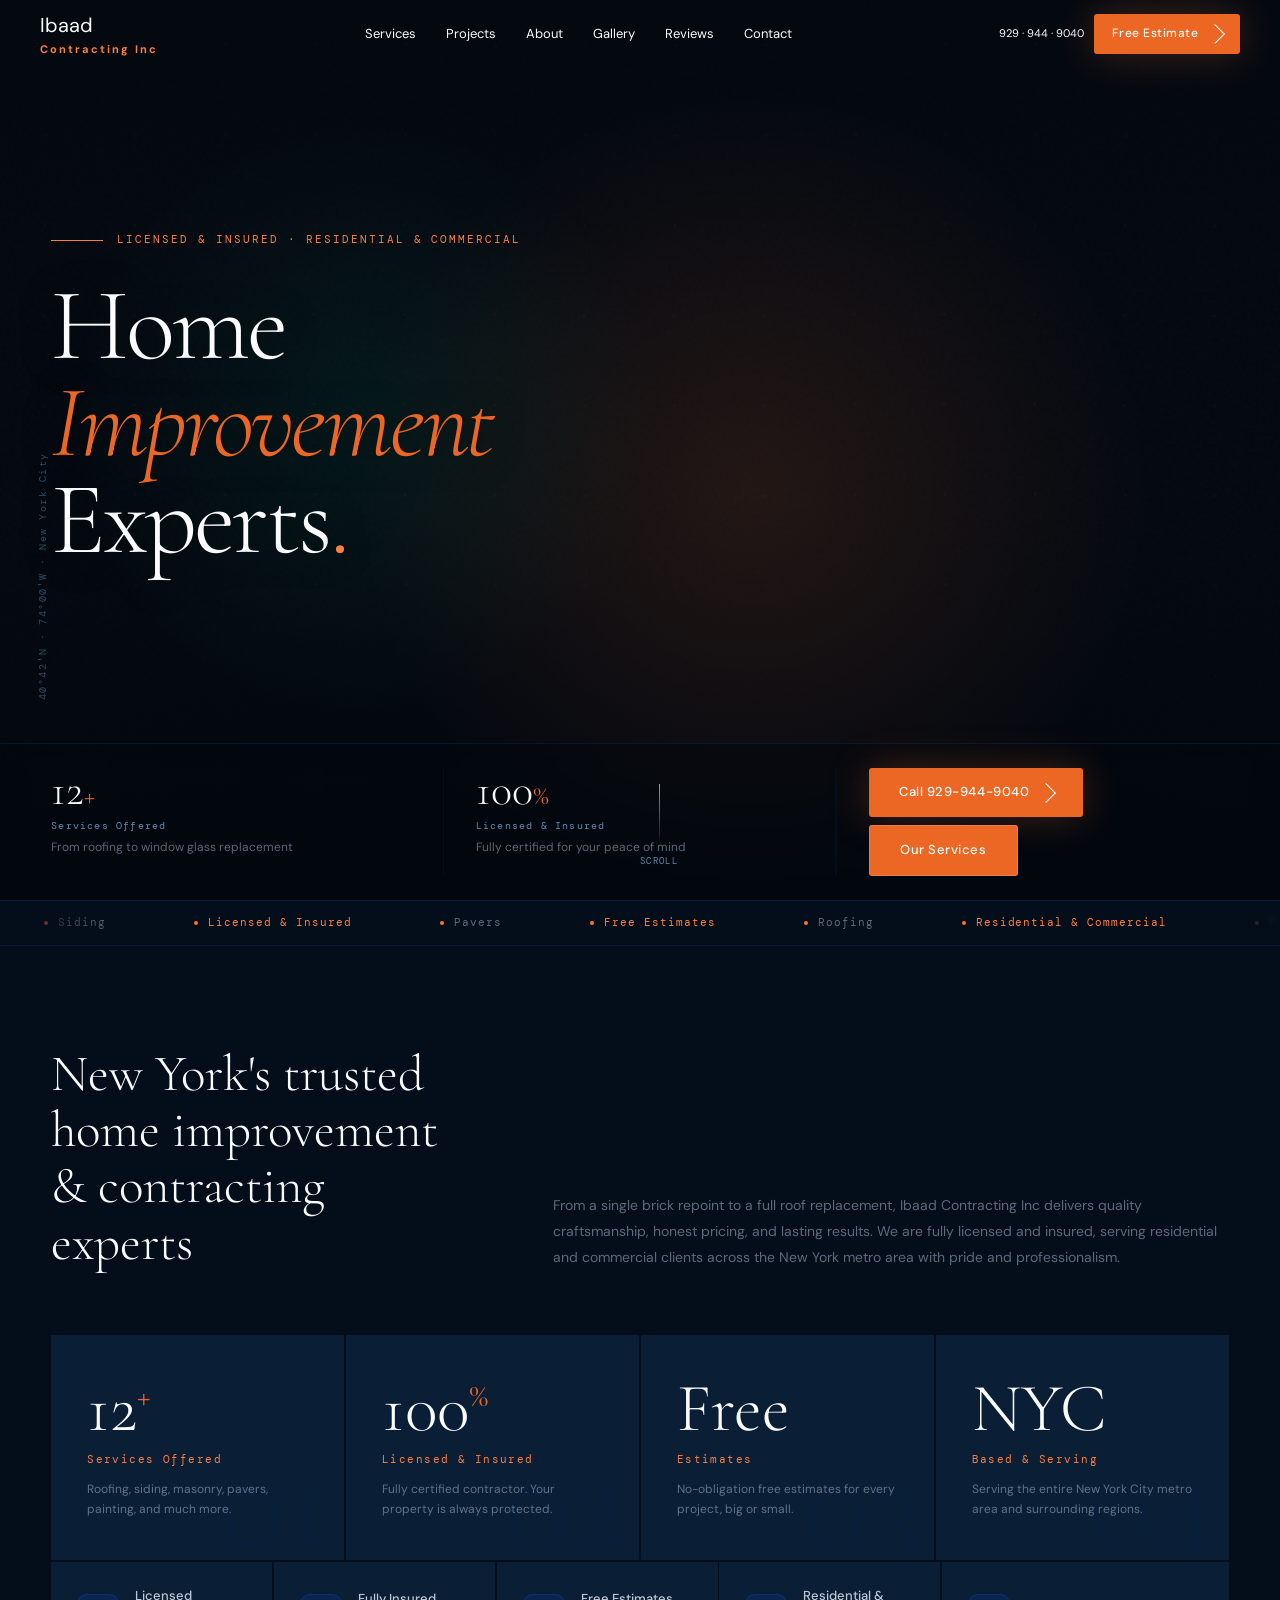
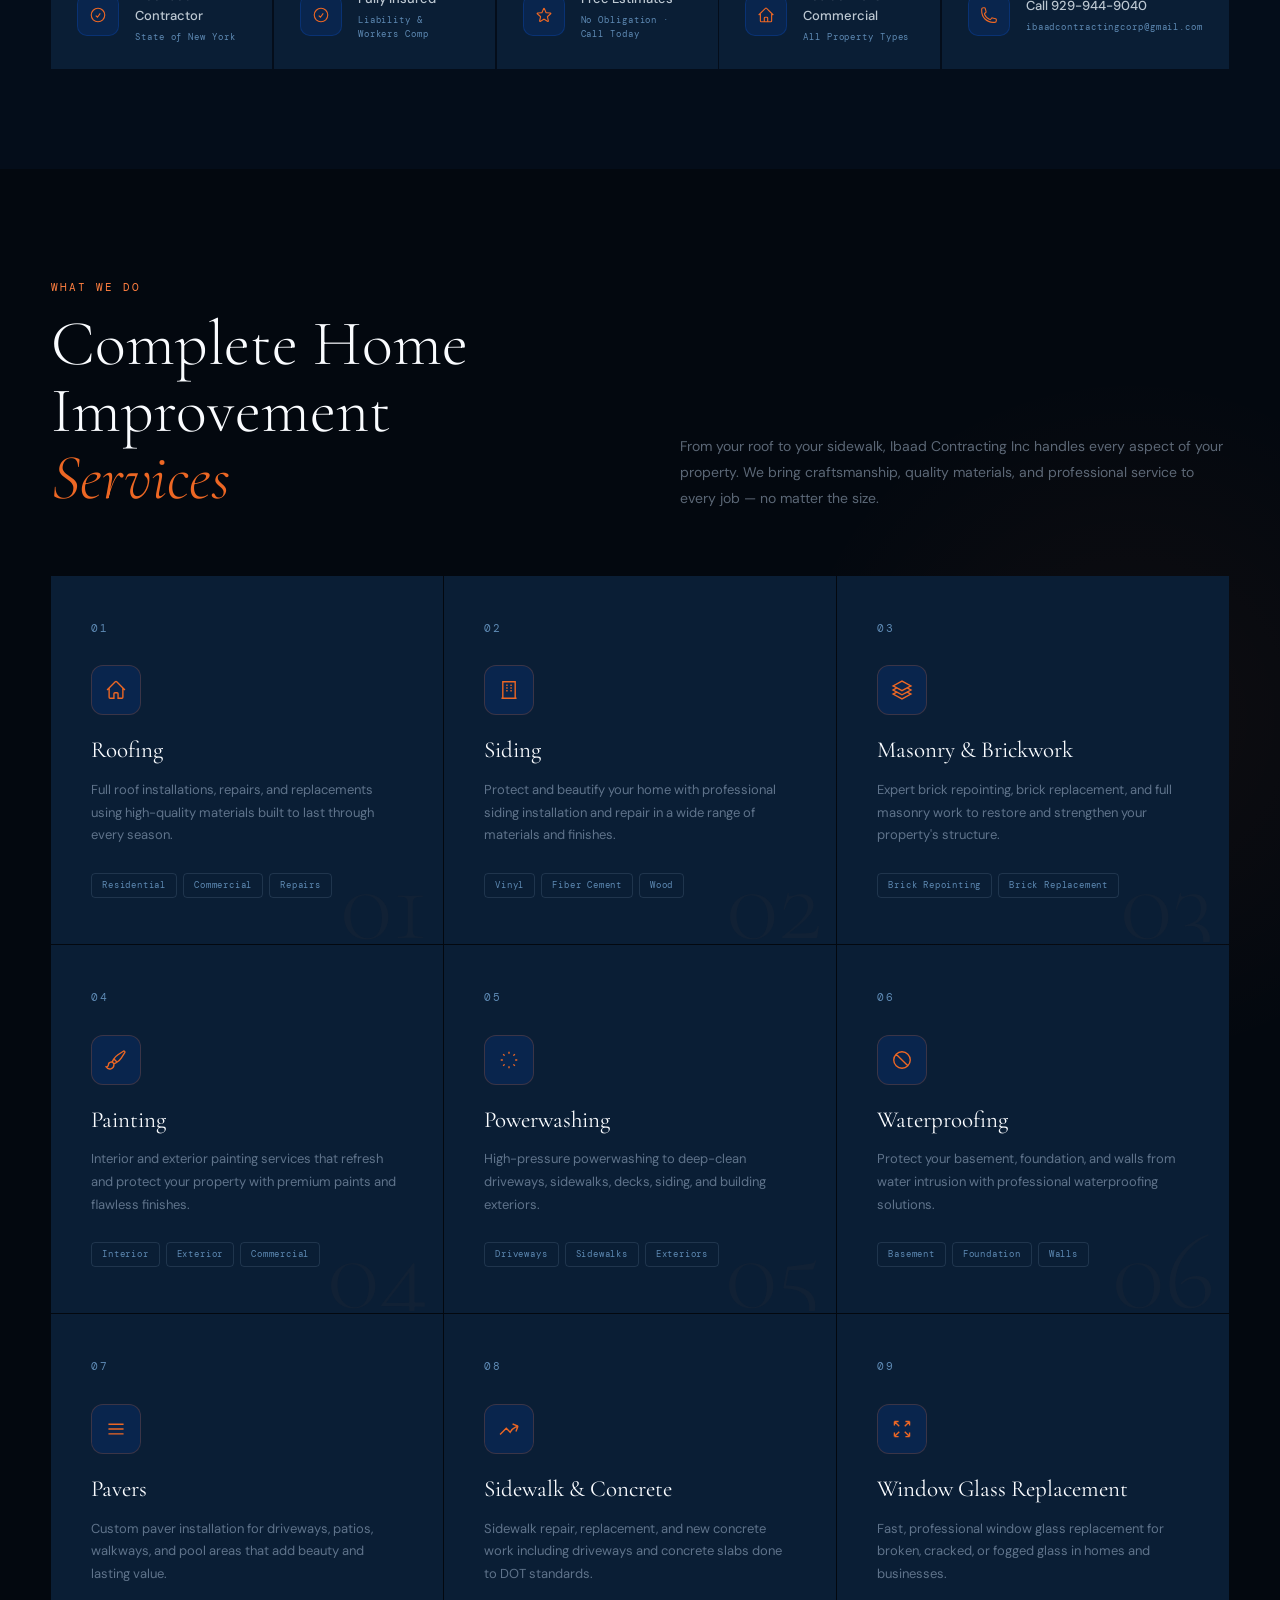
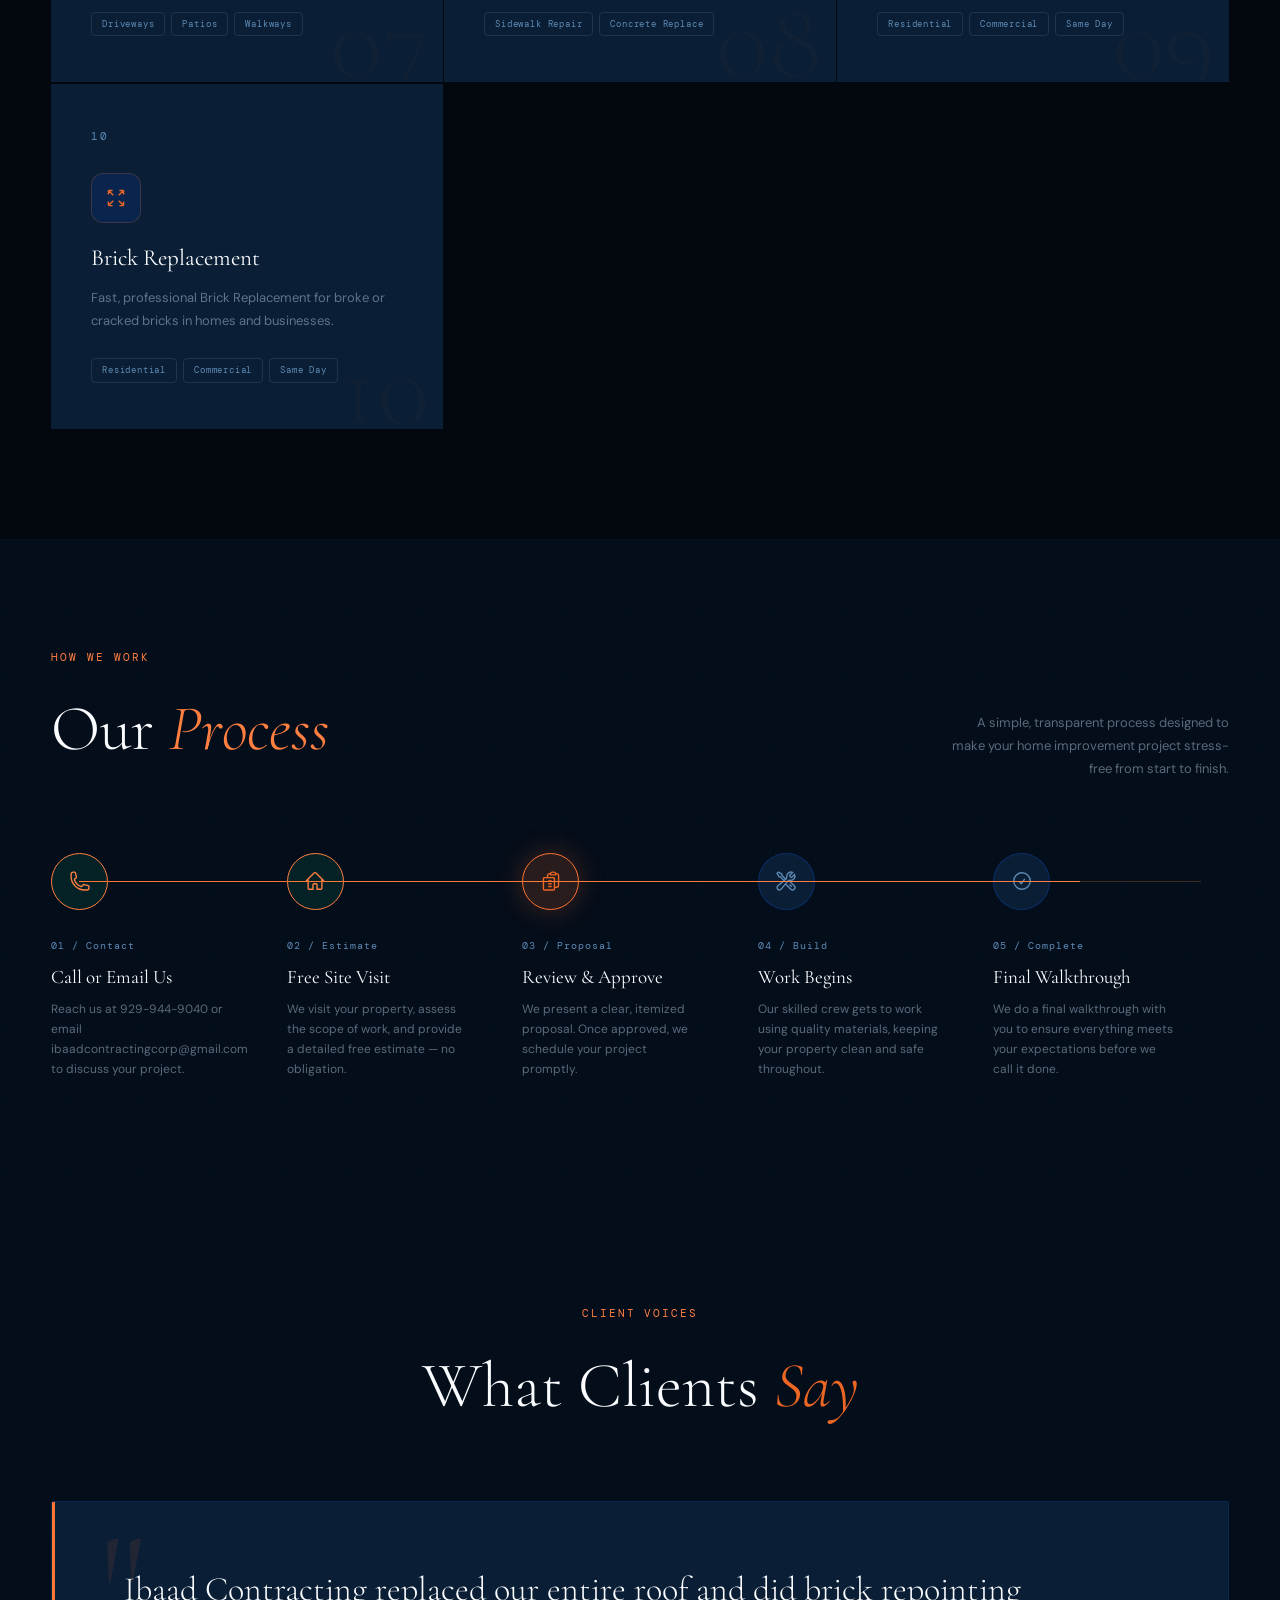
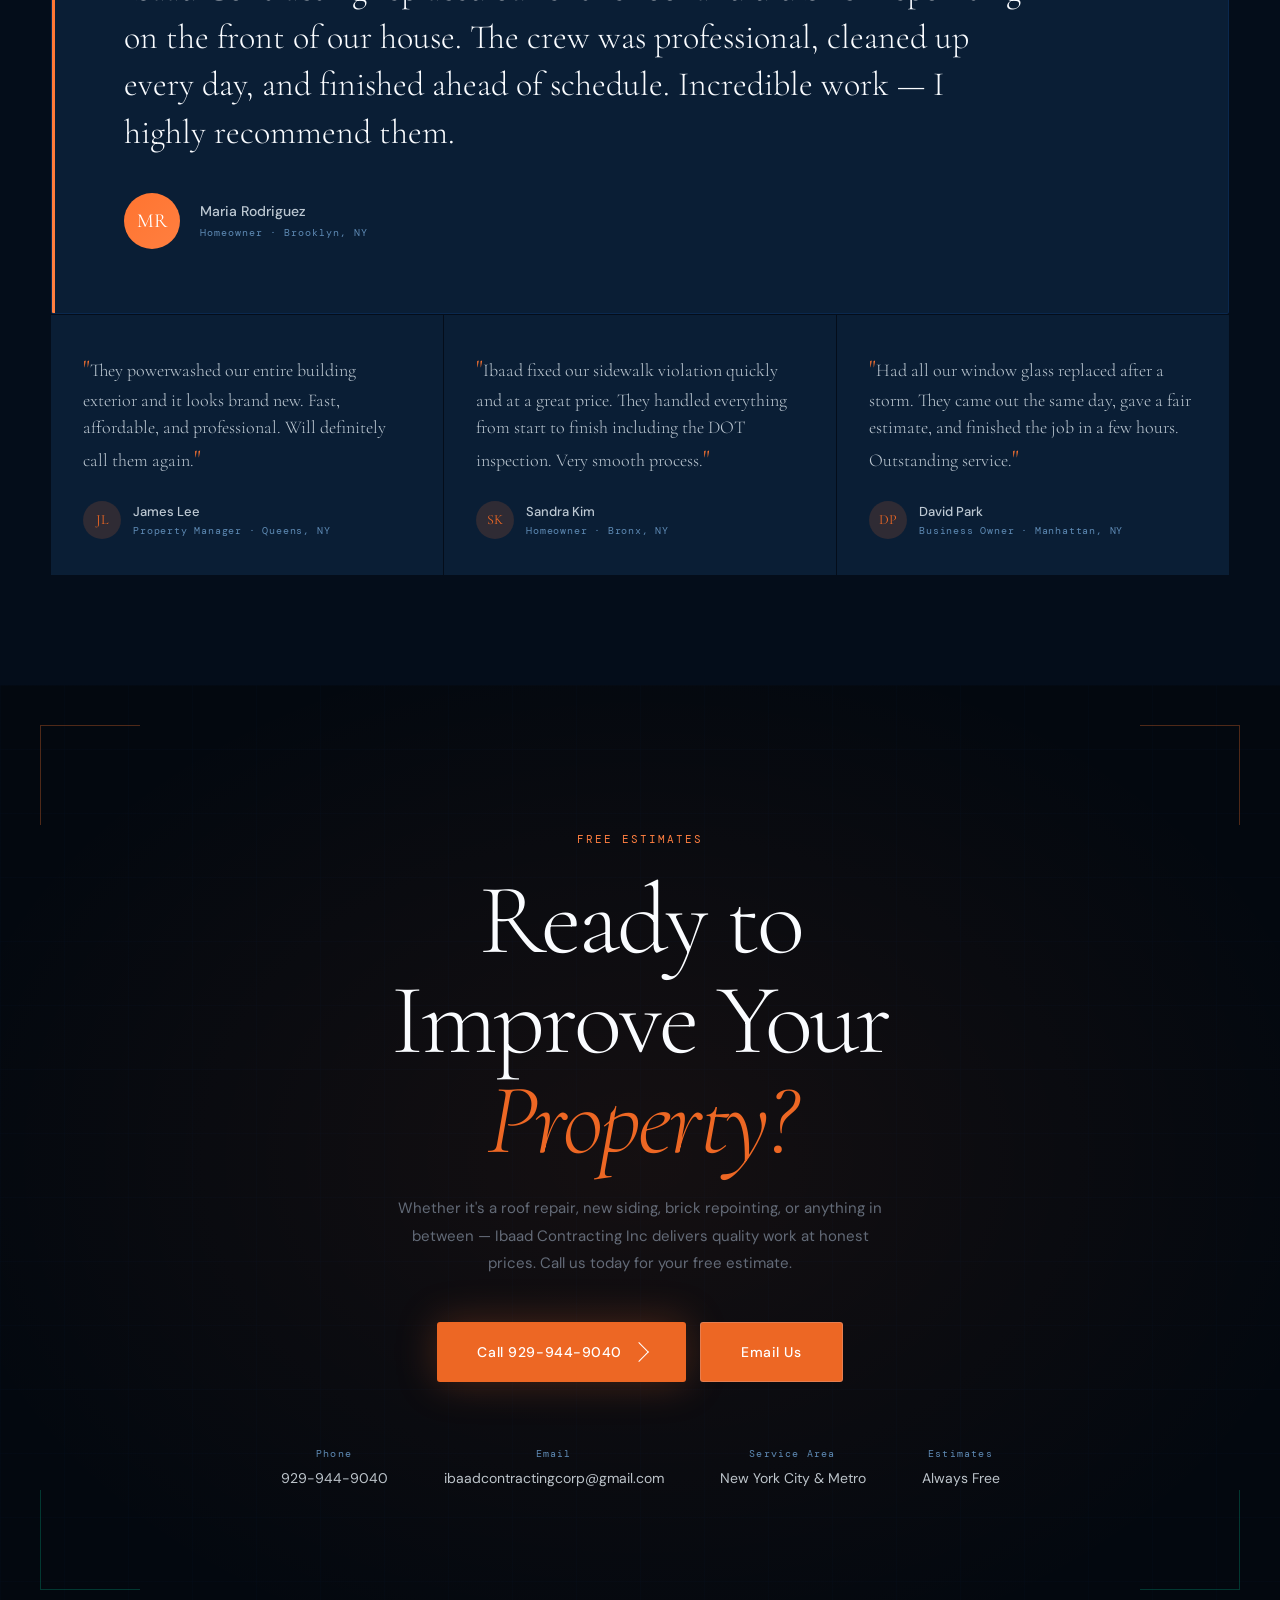
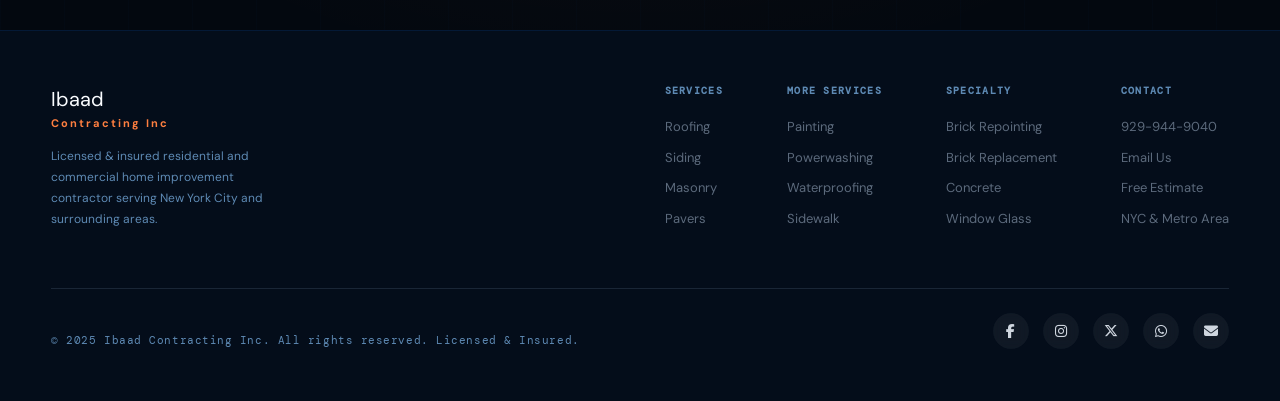
<file: index.html>
<!DOCTYPE html>
<html lang="en">

<head>
    <meta charset="UTF-8">
    <meta name="viewport" content="width=device-width, initial-scale=1.0">
    <title>Ibaad Contracting Inc — Licensed Home Improvement Contractor</title>
    <link rel="preconnect" href="https://fonts.googleapis.com">
    <link href="https://fonts.googleapis.com/css2?family=Cormorant+Garamond:ital,wght@0,300;0,400;0,500;0,600;1,300;1,400&family=DM+Sans:opsz,wght@9..40,300;9..40,400;9..40,500&family=DM+Mono:wght@300;400&display=swap" rel="stylesheet">
    <link rel="stylesheet" href="https://cdnjs.cloudflare.com/ajax/libs/font-awesome/6.5.0/css/all.min.css">
    <link rel="stylesheet" href="css/style.css">
</head>

<body>
    <div id="progress"></div>

    <!-- NAV -->
    <!-- <nav>
        <div class="nav-i">
            <a href="#" class="logo">
                <span class="lt">Ibaad <b>Contracting Inc</b></span>
            </a>
            <div class="nav-links">
                <a href="services.html">Services</a>
                <a href="projects.html">Projects</a>
                <a href="about.html">About</a>
                <a href="gallery.html">Gallery</a>
                <a href="#">Reviews</a>
                <a href="contact.html">Contact</a>
            </div>
            <div class="nav-r">
                <a href="tel:9299449040" class="nav-tel">929 · 944 · 9040</a>
                <a href="tel:9299449040" class="btn btn-p" style="padding:10px 22px;font-size:12px;">Free Estimate <span class="arr"></span></a>
            </div>
        </div>
    </nav> -->

    <nav>
    <div class="nav-i">
        <a href="#" class="logo">
            <span class="lt">Ibaad <b>Contracting Inc</b></span>
        </a>

        <!-- NAV LINKS -->
        <div class="nav-links" id="navMenu">
            <a href="services.html">Services</a>
            <a href="projects.html">Projects</a>
            <a href="About.html">About</a>
            <a href="gallery.html">Gallery</a>
            <a href="#">Reviews</a>
            <a href="contact.html">Contact</a>
        </div>

        <!-- RIGHT SIDE -->
        <div class="nav-r">
            <a href="tel:9299449040" class="nav-tel">929 · 944 · 9040</a>
            <a href="tel:9299449040" class="btn btn-p">Free Estimate <span class="arr"></span></a>
        </div>

        <!-- HAMBURGER -->
        <div class="nav-toggle" id="navToggle">
            <span></span>
            <span></span>
            <span></span>
        </div>
    </div>
</nav>

<!-- OVERLAY -->
<div class="nav-overlay" id="navOverlay"></div>


    <!-- HERO -->
    <section class="hero">
        <div class="hero-slide hs1 active"></div>
        <div class="hero-slide hs2"></div>
        <div class="hero-slide hs3"></div>
        <div class="hero-slide hs4"></div>
        <canvas id="heroCanvas"></canvas>
        <div class="hero-noise"></div>
        <div class="hero-vignette"></div>
        <div class="hero-glow-b"></div>
        <div class="hero-glow-g"></div>

        <div class="hero-coord">40°42′N · 74°00′W · New York City</div>

        <div class="hero-body">
            <div class="hero-kicker" style="animation:fadeUp .8s ease .5s both">
                <div class="kicker-line"></div>
                <span class="eyebrow">Licensed &amp; Insured · Residential &amp; Commercial</span>
            </div>
            <h1 class="hero-h">
                <span class="l1">Home</span>
                <span class="l2"><em>Improvement</em></span>
                <span class="l3">Experts<span style="color:var(--gv)">.</span></span>
            </h1>

            <div class="hero-foot">
                <div class="hf-block">
                    <div class="hf-val" id="c1">12<span>+</span></div>
                    <div class="hf-lbl">Services Offered</div>
                    <div class="hf-desc">From roofing to window glass replacement</div>
                </div>
                <div class="hf-block">
                    <div class="hf-val" id="c2">100<span>%</span></div>
                    <div class="hf-lbl">Licensed &amp; Insured</div>
                    <div class="hf-desc">Fully certified for your peace of mind</div>
                </div>
                <div class="hf-block hf-actions">
                    <a href="tel:9299449040" class="btn btn-p" style="font-size:13px;padding:14px 30px;width:fit-content">Call 929-944-9040 <span class="arr"></span></a>
                    <a href="#" class="btn btn-ghost" style="font-size:13px;padding:14px 30px;width:fit-content">Our Services</a>
                </div>
            </div>
        </div>

        <div class="scroll-ind">
            <div class="scroll-line-v"></div>
            <span class="scroll-lbl">SCROLL</span>
        </div>
    </section>

    <!-- TICKER -->
    <div class="ticker">
        <div class="t-track">
            <div class="t-item"><span class="td"></span>Siding</div>
            <div class="t-item"><span class="td"></span><span class="tg">Licensed &amp; Insured</span></div>
            <div class="t-item"><span class="td"></span>Pavers</div>
            <div class="t-item"><span class="td"></span><span class="tg">Free Estimates</span></div>
            <div class="t-item"><span class="td"></span>Roofing</div>
            <div class="t-item"><span class="td"></span><span class="tg">Residential &amp; Commercial</span></div>
            <div class="t-item"><span class="td"></span>Painting</div>
            <div class="t-item"><span class="td"></span><span class="tg">929-944-9040</span></div>
            <div class="t-item"><span class="td"></span>Masonry</div>
            <div class="t-item"><span class="td"></span><span class="tg">Brick Repointing</span></div>
            <div class="t-item"><span class="td"></span>Sidewalk</div>
            <div class="t-item"><span class="td"></span><span class="tg">Powerwashing</span></div>
            <div class="t-item"><span class="td"></span>Waterproofing</div>
            <div class="t-item"><span class="td"></span><span class="tg">Brick Replacement</span></div>
            <div class="t-item"><span class="td"></span>Concrete Replacement</div>
            <div class="t-item"><span class="td"></span><span class="tg">Window Glass Replacement</span></div>
            <!-- duplicate for seamless loop -->
            <div class="t-item"><span class="td"></span>Siding</div>
            <div class="t-item"><span class="td"></span><span class="tg">Licensed &amp; Insured</span></div>
            <div class="t-item"><span class="td"></span>Pavers</div>
            <div class="t-item"><span class="td"></span><span class="tg">Free Estimates</span></div>
            <div class="t-item"><span class="td"></span>Roofing</div>
            <div class="t-item"><span class="td"></span><span class="tg">Residential &amp; Commercial</span></div>
            <div class="t-item"><span class="td"></span>Painting</div>
            <div class="t-item"><span class="td"></span><span class="tg">929-944-9040</span></div>
            <div class="t-item"><span class="td"></span>Masonry</div>
            <div class="t-item"><span class="td"></span><span class="tg">Brick Repointing</span></div>
            <div class="t-item"><span class="td"></span>Sidewalk</div>
            <div class="t-item"><span class="td"></span><span class="tg">Powerwashing</span></div>
            <div class="t-item"><span class="td"></span>Waterproofing</div>
            <div class="t-item"><span class="td"></span><span class="tg">Brick Replacement</span></div>
            <div class="t-item"><span class="td"></span>Concrete Replacement</div>
            <div class="t-item"><span class="td"></span><span class="tg">Window Glass Replacement</span></div>
        </div>
    </div>

    <!-- TRUST METRICS -->
    <section class="trust">
        <div class="trust-in">
            <div class="trust-top reveal">
                <h2>New York's trusted<br>home improvement<br>&amp; contracting experts</h2>
                <p>From a single brick repoint to a full roof replacement, Ibaad Contracting Inc delivers quality craftsmanship, honest pricing, and lasting results. We are fully licensed and insured, serving residential and commercial clients across the New York metro area with pride and professionalism.</p>
            </div>
            <div class="met-grid">
                <div class="mc reveal">
                    <div class="mc-bar"></div>
                    <div class="mc-num">12<sup>+</sup></div>
                    <div class="mc-unit">Services Offered</div>
                    <div class="mc-desc">Roofing, siding, masonry, pavers, painting, and much more.</div>
                    <div class="mc-bg">01</div>
                </div>
                <div class="mc reveal">
                    <div class="mc-bar"></div>
                    <div class="mc-num">100<sup>%</sup></div>
                    <div class="mc-unit">Licensed &amp; Insured</div>
                    <div class="mc-desc">Fully certified contractor. Your property is always protected.</div>
                    <div class="mc-bg">02</div>
                </div>
                <div class="mc reveal">
                    <div class="mc-bar"></div>
                    <div class="mc-num">Free<sup></sup></div>
                    <div class="mc-unit">Estimates</div>
                    <div class="mc-desc">No-obligation free estimates for every project, big or small.</div>
                    <div class="mc-bg">03</div>
                </div>
                <div class="mc reveal">
                    <div class="mc-bar"></div>
                    <div class="mc-num">NYC<sup></sup></div>
                    <div class="mc-unit">Based &amp; Serving</div>
                    <div class="mc-desc">Serving the entire New York City metro area and surrounding regions.</div>
                    <div class="mc-bg">04</div>
                </div>
            </div>
            <div class="certs reveal">
                <div class="cert">
                    <div class="cert-ico"><svg viewBox="0 0 24 24"><path d="M9 12.75L11.25 15 15 9.75M21 12a9 9 0 11-18 0 9 9 0 0118 0z"/></svg></div>
                    <div><div class="cert-n">Licensed Contractor</div><div class="cert-s">State of New York</div></div>
                </div>
                <div class="cert">
                    <div class="cert-ico"><svg viewBox="0 0 24 24"><path d="M9 12.75L11.25 15 15 9.75M21 12a9 9 0 11-18 0 9 9 0 0118 0z"/></svg></div>
                    <div><div class="cert-n">Fully Insured</div><div class="cert-s">Liability &amp; Workers Comp</div></div>
                </div>
                <div class="cert">
                    <div class="cert-ico"><svg viewBox="0 0 24 24"><path d="M11.48 3.499a.562.562 0 011.04 0l2.125 5.111a.563.563 0 00.475.345l5.518.442c.499.04.701.663.321.988l-4.204 3.602a.563.563 0 00-.182.557l1.285 5.385a.562.562 0 01-.84.61l-4.725-2.885a.563.563 0 00-.586 0L6.982 20.54a.562.562 0 01-.84-.61l1.285-5.386a.562.562 0 00-.182-.557l-4.204-3.602a.563.563 0 01.321-.988l5.518-.442a.563.563 0 00.475-.345L11.48 3.5z"/></svg></div>
                    <div><div class="cert-n">Free Estimates</div><div class="cert-s">No Obligation · Call Today</div></div>
                </div>
                <div class="cert">
                    <div class="cert-ico"><svg viewBox="0 0 24 24"><path d="M2.25 12l8.954-8.955c.44-.439 1.152-.439 1.591 0L21.75 12M4.5 9.75v10.125c0 .621.504 1.125 1.125 1.125H9.75v-4.875c0-.621.504-1.125 1.125-1.125h2.25c.621 0 1.125.504 1.125 1.125V21h4.125c.621 0 1.125-.504 1.125-1.125V9.75M8.25 21h8.25"/></svg></div>
                    <div><div class="cert-n">Residential &amp; Commercial</div><div class="cert-s">All Property Types</div></div>
                </div>
                <div class="cert">
                    <div class="cert-ico"><svg viewBox="0 0 24 24"><path d="M2.25 6.75c0 8.284 6.716 15 15 15h2.25a2.25 2.25 0 002.25-2.25v-1.372c0-.516-.351-.966-.852-1.091l-4.423-1.106c-.44-.11-.902.055-1.173.417l-.97 1.293c-.282.376-.769.542-1.21.38a12.035 12.035 0 01-7.143-7.143c-.162-.441.004-.928.38-1.21l1.293-.97c.363-.271.527-.734.417-1.173L6.963 3.102a1.125 1.125 0 00-1.091-.852H4.5A2.25 2.25 0 002.25 4.5v2.25z"/></svg></div>
                    <div><div class="cert-n">Call 929-944-9040</div><div class="cert-s">ibaadcontractingcorp@gmail.com</div></div>
                </div>
            </div>
        </div>
    </section>

   <!--Services-->
    <!-- <section class="services" id="services">
        <div class="svc-in">
            <div class="svc-top reveal">
                <div>
                    <div class="eyebrow" style="margin-bottom:14px">What We Do</div>
                    <h2>Complete Home<br>Improvement<br><em>Services</em></h2>
                </div>
                <p style="font-size:14px;color:var(--wm);line-height:1.85;">From your roof to your sidewalk, Ibaad Contracting Inc handles every aspect of your property. We bring craftsmanship, quality materials, and professional service to every job — no matter the size.</p>
            </div>
            <div class="svc-grid">
                <div class="svc-card reveal">
                    <div class="svc-no">01</div>
                    <div class="svc-ico"><svg viewBox="0 0 24 24"><path d="M2.25 12l8.954-8.955c.44-.439 1.152-.439 1.591 0L21.75 12M4.5 9.75v10.125c0 .621.504 1.125 1.125 1.125H9.75v-4.875c0-.621.504-1.125 1.125-1.125h2.25c.621 0 1.125.504 1.125 1.125V21h4.125c.621 0 1.125-.504 1.125-1.125V9.75"/></svg></div>
                    <h3>Roofing</h3>
                    <p>Full roof installations, repairs, and replacements using high-quality materials built to last through every season.</p>
                    <div class="svc-tags"><span class="svc-tag">Residential</span><span class="svc-tag">Commercial</span><span class="svc-tag">Repairs</span></div>
                    <div class="svc-bg">01</div>
                </div>
                <div class="svc-card reveal">
                    <div class="svc-no">02</div>
                    <div class="svc-ico"><svg viewBox="0 0 24 24"><path d="M3.75 21h16.5M4.5 3h15M5.25 3v18m13.5-18v18M9 6.75h1.5m-1.5 3h1.5m-1.5 3h1.5m3-6H15m-1.5 3H15m-1.5 3H15"/></svg></div>
                    <h3>Siding</h3>
                    <p>Protect and beautify your home with professional siding installation and repair in a wide range of materials and finishes.</p>
                    <div class="svc-tags"><span class="svc-tag">Vinyl</span><span class="svc-tag">Fiber Cement</span><span class="svc-tag">Wood</span></div>
                    <div class="svc-bg">02</div>
                </div>
                <div class="svc-card reveal">
                    <div class="svc-no">03</div>
                    <div class="svc-ico"><svg viewBox="0 0 24 24"><path d="M6.429 9.75L2.25 12l4.179 2.25m0-4.5l5.571 3 5.571-3m-11.142 0L2.25 7.5 12 2.25l9.75 5.25-4.179 2.25m0 0L21.75 12l-4.179 2.25m0 0l4.179 2.25L12 21.75 2.25 16.5l4.179-2.25m11.142 0l-5.571 3-5.571-3"/></svg></div>
                    <h3>Masonry &amp; Brickwork</h3>
                    <p>Expert brick repointing, brick replacement, and full masonry work to restore and strengthen your property's structure.</p>
                    <div class="svc-tags"><span class="svc-tag">Brick Repointing</span><span class="svc-tag">Brick Replacement</span></div>
                    <div class="svc-bg">03</div>
                </div>
                <div class="svc-card reveal">
                    <div class="svc-no">04</div>
                    <div class="svc-ico"><svg viewBox="0 0 24 24"><path d="M9.53 16.122a3 3 0 00-5.78 1.128 2.25 2.25 0 01-2.4 2.245 4.5 4.5 0 008.4-2.245c0-.399-.078-.78-.22-1.128zm0 0a15.998 15.998 0 003.388-1.62m-5.043-.025a15.994 15.994 0 011.622-3.395m3.42 3.42a15.995 15.995 0 004.764-4.648l3.876-5.814a1.151 1.151 0 00-1.597-1.597L14.146 6.32a15.996 15.996 0 00-4.649 4.763m3.42 3.42a6.776 6.776 0 00-3.42-3.42"/></svg></div>
                    <h3>Painting</h3>
                    <p>Interior and exterior painting services that refresh and protect your property with premium paints and flawless finishes.</p>
                    <div class="svc-tags"><span class="svc-tag">Interior</span><span class="svc-tag">Exterior</span><span class="svc-tag">Commercial</span></div>
                    <div class="svc-bg">04</div>
                </div>
                <div class="svc-card reveal">
                    <div class="svc-no">05</div>
                    <div class="svc-ico"><svg viewBox="0 0 24 24"><path d="M12 3v2.25m6.364.386l-1.591 1.591M21 12h-2.25m-.386 6.364l-1.591-1.591M12 18.75V21m-4.773-4.227l-1.591 1.591M5.25 12H3m4.227-4.773L5.636 5.636"/></svg></div>
                    <h3>Powerwashing</h3>
                    <p>High-pressure powerwashing to deep-clean driveways, sidewalks, decks, siding, and building exteriors.</p>
                    <div class="svc-tags"><span class="svc-tag">Driveways</span><span class="svc-tag">Sidewalks</span><span class="svc-tag">Exteriors</span></div>
                    <div class="svc-bg">05</div>
                </div>
                <div class="svc-card reveal">
                    <div class="svc-no">06</div>
                    <div class="svc-ico"><svg viewBox="0 0 24 24"><path d="M5.636 5.636a9 9 0 1012.728 12.728M5.636 5.636a9 9 0 0112.728 12.728M5.636 5.636L12 12m6.364 6.364L12 12"/></svg></div>
                    <h3>Waterproofing</h3>
                    <p>Protect your basement, foundation, and walls from water intrusion with professional waterproofing solutions.</p>
                    <div class="svc-tags"><span class="svc-tag">Basement</span><span class="svc-tag">Foundation</span><span class="svc-tag">Walls</span></div>
                    <div class="svc-bg">06</div>
                </div>
                <div class="svc-card reveal">
                    <div class="svc-no">07</div>
                    <div class="svc-ico"><svg viewBox="0 0 24 24"><path d="M3.75 6.75h16.5M3.75 12h16.5m-16.5 5.25h16.5"/></svg></div>
                    <h3>Pavers</h3>
                    <p>Custom paver installation for driveways, patios, walkways, and pool areas that add beauty and lasting value.</p>
                    <div class="svc-tags"><span class="svc-tag">Driveways</span><span class="svc-tag">Patios</span><span class="svc-tag">Walkways</span></div>
                    <div class="svc-bg">07</div>
                </div>
                <div class="svc-card reveal">
                    <div class="svc-no">08</div>
                    <div class="svc-ico"><svg viewBox="0 0 24 24"><path d="M2.25 18L9 11.25l4.306 4.307a11.95 11.95 0 015.814-5.519l2.74-1.22m0 0l-5.94-2.28m5.94 2.28l-2.28 5.941"/></svg></div>
                    <h3>Sidewalk &amp; Concrete</h3>
                    <p>Sidewalk repair, replacement, and new concrete work including driveways and concrete slabs done to DOT standards.</p>
                    <div class="svc-tags"><span class="svc-tag">Sidewalk Repair</span><span class="svc-tag">Concrete Replace</span></div>
                    <div class="svc-bg">08</div>
                </div>
                <div class="svc-card reveal">
                    <div class="svc-no">09</div>
                    <div class="svc-ico"><svg viewBox="0 0 24 24"><path d="M3.75 3.75v4.5m0-4.5h4.5m-4.5 0L9 9M3.75 20.25v-4.5m0 4.5h4.5m-4.5 0L9 15M20.25 3.75h-4.5m4.5 0v4.5m0-4.5L15 9m5.25 11.25h-4.5m4.5 0v-4.5m0 4.5L15 15"/></svg></div>
                    <h3>Window Glass Replacement</h3>
                    <p>Fast, professional window glass replacement for broken, cracked, or fogged glass in homes and businesses.</p>
                    <div class="svc-tags"><span class="svc-tag">Residential</span><span class="svc-tag">Commercial</span><span class="svc-tag">Same Day</span></div>
                    <div class="svc-bg">09</div>
                </div>
            </div>
        </div>
    </section> -->

    <section class="services" id="services">
  <div class="svc-in">

    <div class="svc-top">
      <div>
        <div class="eyebrow" style="margin-bottom:14px">What We Do</div>
        <h2>Complete Home<br>Improvement<br><em>Services</em></h2>
      </div>
      <p style="font-size:14px;color:var(--wm);line-height:1.85;">From your roof to your sidewalk, Ibaad Contracting Inc handles every aspect of your property. We bring craftsmanship, quality materials, and professional service to every job — no matter the size.</p>
    </div>

    <div class="svc-grid">

      <!-- 01 Roofing -->
      <div class="svc-card">
        <div class="svc-photo" style="background-image:url('https://images.pexels.com/photos/1396132/pexels-photo-1396132.jpeg?auto=compress&cs=tinysrgb&w=900')"></div>
        <div class="svc-content">
          <div class="svc-no">01</div>
          <div class="svc-ico"><svg viewBox="0 0 24 24"><path d="M2.25 12l8.954-8.955c.44-.439 1.152-.439 1.591 0L21.75 12M4.5 9.75v10.125c0 .621.504 1.125 1.125 1.125H9.75v-4.875c0-.621.504-1.125 1.125-1.125h2.25c.621 0 1.125.504 1.125 1.125V21h4.125c.621 0 1.125-.504 1.125-1.125V9.75"/></svg></div>
          <h3>Roofing</h3>
          <p>Full roof installations, repairs, and replacements using high-quality materials built to last through every season.</p>
          <div class="svc-tags"><span class="svc-tag">Residential</span><span class="svc-tag">Commercial</span><span class="svc-tag">Repairs</span></div>
        </div>
        <div class="svc-bg">01</div>
      </div>

      <!-- 02 Siding -->
      <div class="svc-card">
        <div class="svc-photo" style="background-image:url('https://images.pexels.com/photos/1029599/pexels-photo-1029599.jpeg?auto=compress&cs=tinysrgb&w=900')"></div>
        <div class="svc-content">
          <div class="svc-no">02</div>
          <div class="svc-ico"><svg viewBox="0 0 24 24"><path d="M3.75 21h16.5M4.5 3h15M5.25 3v18m13.5-18v18M9 6.75h1.5m-1.5 3h1.5m-1.5 3h1.5m3-6H15m-1.5 3H15m-1.5 3H15"/></svg></div>
          <h3>Siding</h3>
          <p>Protect and beautify your home with professional siding installation and repair in a wide range of materials and finishes.</p>
          <div class="svc-tags"><span class="svc-tag">Vinyl</span><span class="svc-tag">Fiber Cement</span><span class="svc-tag">Wood</span></div>
        </div>
        <div class="svc-bg">02</div>
      </div>

      <!-- 03 Masonry -->
      <div class="svc-card">
        <div class="svc-photo" ></div>
        <div class="svc-content">
          <div class="svc-no">03</div>
          <div class="svc-ico"><svg viewBox="0 0 24 24"><path d="M6.429 9.75L2.25 12l4.179 2.25m0-4.5l5.571 3 5.571-3m-11.142 0L2.25 7.5 12 2.25l9.75 5.25-4.179 2.25m0 0L21.75 12l-4.179 2.25m0 0l4.179 2.25L12 21.75 2.25 16.5l4.179-2.25m11.142 0l-5.571 3-5.571-3"/></svg></div>
          <h3>Masonry &amp; Brickwork</h3>
          <p>Expert brick repointing, brick replacement, and full masonry work to restore and strengthen your property's structure.</p>
          <div class="svc-tags"><span class="svc-tag">Brick Repointing</span><span class="svc-tag">Brick Replacement</span></div>
        </div>
        <div class="svc-bg">03</div>
      </div>

      <!-- 04 Painting -->
      <div class="svc-card">
        <div class="svc-photo" style="background-image:url('https://images.pexels.com/photos/1669754/pexels-photo-1669754.jpeg?auto=compress&cs=tinysrgb&w=900')"></div>
        <div class="svc-content">
          <div class="svc-no">04</div>
          <div class="svc-ico"><svg viewBox="0 0 24 24"><path d="M9.53 16.122a3 3 0 00-5.78 1.128 2.25 2.25 0 01-2.4 2.245 4.5 4.5 0 008.4-2.245c0-.399-.078-.78-.22-1.128zm0 0a15.998 15.998 0 003.388-1.62m-5.043-.025a15.994 15.994 0 011.622-3.395m3.42 3.42a15.995 15.995 0 004.764-4.648l3.876-5.814a1.151 1.151 0 00-1.597-1.597L14.146 6.32a15.996 15.996 0 00-4.649 4.763m3.42 3.42a6.776 6.776 0 00-3.42-3.42"/></svg></div>
          <h3>Painting</h3>
          <p>Interior and exterior painting services that refresh and protect your property with premium paints and flawless finishes.</p>
          <div class="svc-tags"><span class="svc-tag">Interior</span><span class="svc-tag">Exterior</span><span class="svc-tag">Commercial</span></div>
        </div>
        <div class="svc-bg">04</div>
      </div>

      <!-- 05 Powerwashing -->
      <div class="svc-card">
        <div class="svc-photo"  ></div>
        <div class="svc-content">
          <div class="svc-no">05</div>
          <div class="svc-ico"><svg viewBox="0 0 24 24"><path d="M12 3v2.25m6.364.386l-1.591 1.591M21 12h-2.25m-.386 6.364l-1.591-1.591M12 18.75V21m-4.773-4.227l-1.591 1.591M5.25 12H3m4.227-4.773L5.636 5.636"/></svg></div>
          <h3>Powerwashing</h3>
          <p>High-pressure powerwashing to deep-clean driveways, sidewalks, decks, siding, and building exteriors.</p>
          <div class="svc-tags"><span class="svc-tag">Driveways</span><span class="svc-tag">Sidewalks</span><span class="svc-tag">Exteriors</span></div>
        </div>
        <div class="svc-bg">05</div>
      </div>

      <!-- 06 Waterproofing -->
      <div class="svc-card">
        <div class="svc-photo" style="background-image:url('https://images.pexels.com/photos/2850347/pexels-photo-2850347.jpeg?auto=compress&cs=tinysrgb&w=900')"></div>
        <div class="svc-content">
          <div class="svc-no">06</div>
          <div class="svc-ico"><svg viewBox="0 0 24 24"><path d="M5.636 5.636a9 9 0 1012.728 12.728M5.636 5.636a9 9 0 0112.728 12.728M5.636 5.636L12 12m6.364 6.364L12 12"/></svg></div>
          <h3>Waterproofing</h3>
          <p>Protect your basement, foundation, and walls from water intrusion with professional waterproofing solutions.</p>
          <div class="svc-tags"><span class="svc-tag">Basement</span><span class="svc-tag">Foundation</span><span class="svc-tag">Walls</span></div>
        </div>
        <div class="svc-bg">06</div>
      </div>

      <!-- 07 Pavers -->
      <div class="svc-card">
        <div class="svc-photo" style="background-image:url('https://images.pexels.com/photos/1563356/pexels-photo-1563356.jpeg?auto=compress&cs=tinysrgb&w=900')"></div>
        <div class="svc-content">
          <div class="svc-no">07</div>
          <div class="svc-ico"><svg viewBox="0 0 24 24"><path d="M3.75 6.75h16.5M3.75 12h16.5m-16.5 5.25h16.5"/></svg></div>
          <h3>Pavers</h3>
          <p>Custom paver installation for driveways, patios, walkways, and pool areas that add beauty and lasting value.</p>
          <div class="svc-tags"><span class="svc-tag">Driveways</span><span class="svc-tag">Patios</span><span class="svc-tag">Walkways</span></div>
        </div>
        <div class="svc-bg">07</div>
      </div>

      <!-- 08 Sidewalk & Concrete -->
      <div class="svc-card">
        <div class="svc-photo" style="background-image:url('https://images.pexels.com/photos/209296/pexels-photo-209296.jpeg?auto=compress&cs=tinysrgb&w=900')"></div>
        <div class="svc-content">
          <div class="svc-no">08</div>
          <div class="svc-ico"><svg viewBox="0 0 24 24"><path d="M2.25 18L9 11.25l4.306 4.307a11.95 11.95 0 015.814-5.519l2.74-1.22m0 0l-5.94-2.28m5.94 2.28l-2.28 5.941"/></svg></div>
          <h3>Sidewalk &amp; Concrete</h3>
          <p>Sidewalk repair, replacement, and new concrete work including driveways and concrete slabs done to DOT standards.</p>
          <div class="svc-tags"><span class="svc-tag">Sidewalk Repair</span><span class="svc-tag">Concrete Replace</span></div>
        </div>
        <div class="svc-bg">08</div>
      </div>

      <!-- 09 Window Glass -->
      <div class="svc-card">
        <div class="svc-photo" style="background-image:url('https://images.pexels.com/photos/271816/pexels-photo-271816.jpeg?auto=compress&cs=tinysrgb&w=900')"></div>
        <div class="svc-content">
          <div class="svc-no">09</div>
          <div class="svc-ico"><svg viewBox="0 0 24 24"><path d="M3.75 3.75v4.5m0-4.5h4.5m-4.5 0L9 9M3.75 20.25v-4.5m0 4.5h4.5m-4.5 0L9 15M20.25 3.75h-4.5m4.5 0v4.5m0-4.5L15 9m5.25 11.25h-4.5m4.5 0v-4.5m0 4.5L15 15"/></svg></div>
          <h3>Window Glass Replacement</h3>
          <p>Fast, professional window glass replacement for broken, cracked, or fogged glass in homes and businesses.</p>
          <div class="svc-tags"><span class="svc-tag">Residential</span><span class="svc-tag">Commercial</span><span class="svc-tag">Same Day</span></div>
        </div>
        <div class="svc-bg">09</div>
      </div>

       <div class="svc-card">
        <div class="svc-photo" style="background-image:url('https://images.pexels.com/photos/271816/pexels-photo-271816.jpeg?auto=compress&cs=tinysrgb&w=900')"></div>
        <div class="svc-content">
          <div class="svc-no">10</div>
          <div class="svc-ico"><svg viewBox="0 0 24 24"><path d="M3.75 3.75v4.5m0-4.5h4.5m-4.5 0L9 9M3.75 20.25v-4.5m0 4.5h4.5m-4.5 0L9 15M20.25 3.75h-4.5m4.5 0v4.5m0-4.5L15 9m5.25 11.25h-4.5m4.5 0v-4.5m0 4.5L15 15"/></svg></div>
          <h3>Brick Replacement</h3>
          <p>Fast, professional Brick Replacement for broke or cracked bricks in homes and businesses.</p>
          <div class="svc-tags"><span class="svc-tag">Residential</span><span class="svc-tag">Commercial</span><span class="svc-tag">Same Day</span></div>
        </div>
        <div class="svc-bg">10</div>
      </div>


    </div>
  </div>
</section>


    <!-- PROCESS TIMELINE -->
    <section class="process">
        <div class="proc-in">
            <div class="proc-hdr reveal">
                <div>
                    <div class="eyebrow" style="margin-bottom:12px">How We Work</div>
                    <h2>Our <em>Process</em></h2>
                </div>
                <p>A simple, transparent process designed to make your home improvement project stress-free from start to finish.</p>
            </div>
            <div class="proc-track">
                <div class="proc-line"></div>
                <div class="proc-line-active" id="procLine"></div>
                <div class="proc-step done reveal">
                    <div class="proc-node"><svg viewBox="0 0 24 24"><path d="M2.25 6.75c0 8.284 6.716 15 15 15h2.25a2.25 2.25 0 002.25-2.25v-1.372c0-.516-.351-.966-.852-1.091l-4.423-1.106c-.44-.11-.902.055-1.173.417l-.97 1.293c-.282.376-.769.542-1.21.38a12.035 12.035 0 01-7.143-7.143c-.162-.441.004-.928.38-1.21l1.293-.97c.363-.271.527-.734.417-1.173L6.963 3.102a1.125 1.125 0 00-1.091-.852H4.5A2.25 2.25 0 002.25 4.5v2.25z"/></svg></div>
                    <div class="proc-n">01 / Contact</div>
                    <div class="proc-t">Call or Email Us</div>
                    <div class="proc-d">Reach us at 929-944-9040 or email ibaadcontractingcorp@gmail.com to discuss your project.</div>
                </div>
                <div class="proc-step done reveal">
                    <div class="proc-node"><svg viewBox="0 0 24 24"><path d="M2.25 12l8.954-8.955c.44-.439 1.152-.439 1.591 0L21.75 12M4.5 9.75v10.125c0 .621.504 1.125 1.125 1.125H9.75v-4.875c0-.621.504-1.125 1.125-1.125h2.25c.621 0 1.125.504 1.125 1.125V21h4.125c.621 0 1.125-.504 1.125-1.125V9.75"/></svg></div>
                    <div class="proc-n">02 / Estimate</div>
                    <div class="proc-t">Free Site Visit</div>
                    <div class="proc-d">We visit your property, assess the scope of work, and provide a detailed free estimate — no obligation.</div>
                </div>
                <div class="proc-step active reveal">
                    <div class="proc-node"><svg viewBox="0 0 24 24"><path d="M9 12h3.75M9 15h3.75M9 18h3.75m3 .75H18a2.25 2.25 0 002.25-2.25V6.108c0-1.135-.845-2.098-1.976-2.192a48.424 48.424 0 00-1.123-.08m-5.801 0c-.065.21-.1.433-.1.664 0 .414.336.75.75.75h4.5a.75.75 0 00.75-.75 2.25 2.25 0 00-.1-.664m-5.8 0A2.251 2.251 0 0113.5 2.25H15c1.012 0 1.867.668 2.15 1.586m-5.8 0c-.376.023-.75.05-1.124.08C9.095 4.01 8.25 4.973 8.25 6.108V8.25m0 0H4.875c-.621 0-1.125.504-1.125 1.125v11.25c0 .621.504 1.125 1.125 1.125h9.75c.621 0 1.125-.504 1.125-1.125V9.375c0-.621-.504-1.125-1.125-1.125H8.25z"/></svg></div>
                    <div class="proc-n">03 / Proposal</div>
                    <div class="proc-t">Review &amp; Approve</div>
                    <div class="proc-d">We present a clear, itemized proposal. Once approved, we schedule your project promptly.</div>
                </div>
                <div class="proc-step reveal">
                    <div class="proc-node"><svg viewBox="0 0 24 24"><path d="M11.42 15.17L17.25 21A2.652 2.652 0 0021 17.25l-5.877-5.877M11.42 15.17l2.496-3.03c.317-.384.74-.626 1.208-.766M11.42 15.17l-4.655 5.653a2.548 2.548 0 11-3.586-3.586l6.837-5.63m5.108-.233c.55-.164 1.163-.188 1.743-.14a4.5 4.5 0 004.486-6.336l-3.276 3.277a3.004 3.004 0 01-2.25-2.25l3.276-3.276a4.5 4.5 0 00-6.336 4.486c.091 1.076-.071 2.264-.904 2.95l-.102.085m-1.745 1.437L5.909 7.5H4.5L2.25 3.75l1.5-1.5L7.5 4.5v1.409l4.26 4.26m-1.745 1.437l1.745-1.437m6.615 8.206L15.75 15.75"/></svg></div>
                    <div class="proc-n">04 / Build</div>
                    <div class="proc-t">Work Begins</div>
                    <div class="proc-d">Our skilled crew gets to work using quality materials, keeping your property clean and safe throughout.</div>
                </div>
                <div class="proc-step reveal">
                    <div class="proc-node"><svg viewBox="0 0 24 24"><path d="M9 12.75L11.25 15 15 9.75M21 12a9 9 0 11-18 0 9 9 0 0118 0z"/></svg></div>
                    <div class="proc-n">05 / Complete</div>
                    <div class="proc-t">Final Walkthrough</div>
                    <div class="proc-d">We do a final walkthrough with you to ensure everything meets your expectations before we call it done.</div>
                </div>
            </div>
        </div>
    </section>

    <!-- INDUSTRIES / SERVICE TYPES
    <section class="industries">
        <div class="ind-in">
            <div class="ind-hdr reveal">
                <div class="eyebrow" style="margin-bottom:12px">All Services</div>
                <h2>Everything <em>We Offer</em></h2>
            </div>
            <div class="ind-grid">
                <div class="ind-card reveal">
                    <div class="ind-ico"><svg viewBox="0 0 24 24" fill="none" stroke="currentColor" stroke-width="1.5"><path d="M2.25 12l8.954-8.955c.44-.439 1.152-.439 1.591 0L21.75 12M4.5 9.75v10.125c0 .621.504 1.125 1.125 1.125H9.75v-4.875c0-.621.504-1.125 1.125-1.125h2.25c.621 0 1.125.504 1.125 1.125V21h4.125c.621 0 1.125-.504 1.125-1.125V9.75"/></svg></div>
                    <div class="ind-n">Roofing</div>
                    <div class="ind-p">Install &amp; Repair</div>
                </div>
                <div class="ind-card reveal">
                    <div class="ind-ico"><svg viewBox="0 0 24 24" fill="none" stroke="currentColor" stroke-width="1.5"><path d="M3.75 21h16.5M4.5 3h15M5.25 3v18m13.5-18v18"/></svg></div>
                    <div class="ind-n">Siding</div>
                    <div class="ind-p">All Materials</div>
                </div>
                <div class="ind-card reveal">
                    <div class="ind-ico"><svg viewBox="0 0 24 24" fill="none" stroke="currentColor" stroke-width="1.5"><path d="M6.429 9.75L2.25 12l4.179 2.25m0-4.5l5.571 3 5.571-3m-11.142 0L2.25 7.5 12 2.25l9.75 5.25-4.179 2.25m0 0L21.75 12l-4.179 2.25m0 0l4.179 2.25L12 21.75 2.25 16.5l4.179-2.25m11.142 0l-5.571 3-5.571-3"/></svg></div>
                    <div class="ind-n">Masonry</div>
                    <div class="ind-p">Brick &amp; Stone</div>
                </div>
                <div class="ind-card reveal">
                    <div class="ind-ico"><svg viewBox="0 0 24 24" fill="none" stroke="currentColor" stroke-width="1.5"><path d="M9.53 16.122a3 3 0 00-5.78 1.128 2.25 2.25 0 01-2.4 2.245 4.5 4.5 0 008.4-2.245c0-.399-.078-.78-.22-1.128zm0 0a15.998 15.998 0 003.388-1.62m-5.043-.025a15.994 15.994 0 011.622-3.395m3.42 3.42a15.995 15.995 0 004.764-4.648l3.876-5.814a1.151 1.151 0 00-1.597-1.597L14.146 6.32a15.996 15.996 0 00-4.649 4.763m3.42 3.42a6.776 6.776 0 00-3.42-3.42"/></svg></div>
                    <div class="ind-n">Painting</div>
                    <div class="ind-p">Int. &amp; Ext.</div>
                </div>
                <div class="ind-card reveal">
                    <div class="ind-ico"><svg viewBox="0 0 24 24" fill="none" stroke="currentColor" stroke-width="1.5"><path d="M3.75 6.75h16.5M3.75 12h16.5m-16.5 5.25h16.5"/></svg></div>
                    <div class="ind-n">Pavers</div>
                    <div class="ind-p">Driveways &amp; Patios</div>
                </div>
                <div class="ind-card reveal">
                    <div class="ind-ico"><svg viewBox="0 0 24 24" fill="none" stroke="currentColor" stroke-width="1.5"><path d="M3.75 21h16.5m-15-3h13.5M5.25 21V6.75m13.5 14.25V6.75m-9 0v-3h4.5v3m-6.75 0h9"/></svg></div>
                    <div class="ind-n">Sidewalk</div>
                    <div class="ind-p">DOT Compliant</div>
                </div>
                <div class="ind-card reveal">
                    <div class="ind-ico"><svg viewBox="0 0 24 24" fill="none" stroke="currentColor" stroke-width="1.5"><path d="M12 3v2.25m6.364.386l-1.591 1.591M21 12h-2.25m-.386 6.364l-1.591-1.591M12 18.75V21m-4.773-4.227l-1.591 1.591M5.25 12H3m4.227-4.773L5.636 5.636"/></svg></div>
                    <div class="ind-n">Powerwashing</div>
                    <div class="ind-p">Deep Clean</div>
                </div>
                <div class="ind-card reveal">
                    <div class="ind-ico"><svg viewBox="0 0 24 24" fill="none" stroke="currentColor" stroke-width="1.5"><path d="M5.636 5.636a9 9 0 1012.728 12.728M5.636 5.636a9 9 0 0112.728 12.728M5.636 5.636L12 12m6.364 6.364L12 12"/></svg></div>
                    <div class="ind-n">Waterproofing</div>
                    <div class="ind-p">Basement &amp; Foundation</div>
                </div>
                <div class="ind-card reveal">
                    <div class="ind-ico"><svg viewBox="0 0 24 24" fill="none" stroke="currentColor" stroke-width="1.5"><path d="M3.75 21h16.5M4.5 3h15M5.25 3v18m13.5-18v18M9 6.75h1.5m-1.5 3h1.5m-1.5 3h1.5m3-6H15m-1.5 3H15m-1.5 3H15"/></svg></div>
                    <div class="ind-n">Brick Repointing</div>
                    <div class="ind-p">Restore Mortar</div>
                </div>
                <div class="ind-card reveal">
                    <div class="ind-ico"><svg viewBox="0 0 24 24" fill="none" stroke="currentColor" stroke-width="1.5"><path d="M2.25 18.75a60.07 60.07 0 0115.797 2.101c.727.198 1.453-.342 1.453-1.096V18.75M3.75 4.5v.75A.75.75 0 013 6h-.75m0 0v-.375c0-.621.504-1.125 1.125-1.125H20.25M2.25 6v9m18-10.5v.75c0 .414.336.75.75.75h.75m-1.5-1.5h.375c.621 0 1.125.504 1.125 1.125v9.75c0 .621-.504 1.125-1.125 1.125h-.375m1.5-1.5H21a.75.75 0 01-.75.75h-.75m0-1.5h.375a.375.375 0 01.375.375v.375a.375.375 0 01-.375.375H20.25a.375.375 0 01-.375-.375v-.375a.375.375 0 01.375-.375zm-13.5 0h.008v.008H6.75V12zm0 3h.008v.008H6.75V15zm0 3h.008v.008H6.75V18zm3-6h.008v.008H9.75V12zm0 3h.008v.008H9.75V15zm0 3h.008v.008H9.75V18zm3-6h.008v.008H12.75V12zm0 3h.008v.008H12.75V15zm0 3h.008v.008H12.75V18z"/></svg></div>
                    <div class="ind-n">Brick Replacement</div>
                    <div class="ind-p">Full Replacement</div>
                </div>
                <div class="ind-card reveal">
                    <div class="ind-ico"><svg viewBox="0 0 24 24" fill="none" stroke="currentColor" stroke-width="1.5"><path d="M2.25 18L9 11.25l4.306 4.307a11.95 11.95 0 015.814-5.519l2.74-1.22m0 0l-5.94-2.28m5.94 2.28l-2.28 5.941"/></svg></div>
                    <div class="ind-n">Concrete Replace</div>
                    <div class="ind-p">Slabs &amp; Driveways</div>
                </div>
                <div class="ind-card reveal">
                    <div class="ind-ico"><svg viewBox="0 0 24 24" fill="none" stroke="currentColor" stroke-width="1.5"><path d="M3.75 3.75v4.5m0-4.5h4.5m-4.5 0L9 9M3.75 20.25v-4.5m0 4.5h4.5m-4.5 0L9 15M20.25 3.75h-4.5m4.5 0v4.5m0-4.5L15 9m5.25 11.25h-4.5m4.5 0v-4.5m0 4.5L15 15"/></svg></div>
                    <div class="ind-n">Window Glass</div>
                    <div class="ind-p">Fast Replacement</div>
                </div>
            </div>
        </div>
    </section> -->

    <!-- TESTIMONIALS -->
    <section class="testimonials">
        <div class="test-in">
            <div class="test-hdr reveal">
                <div class="eyebrow" style="margin-bottom:12px;display:inline-block">Client Voices</div>
                <h2>What Clients <em>Say</em></h2>
            </div>
            <div class="test-featured reveal">
                <div class="quot-mark">"</div>
                <blockquote class="test-quote">Ibaad Contracting replaced our entire roof and did brick repointing on the front of our house. The crew was professional, cleaned up every day, and finished ahead of schedule. Incredible work — I highly recommend them.</blockquote>
                <div class="test-author">
                    <div class="test-avatar">MR</div>
                    <div>
                        <div class="test-name">Maria Rodriguez</div>
                        <div class="test-role">Homeowner · Brooklyn, NY</div>
                    </div>
                </div>
            </div>
            <div class="test-grid">
                <div class="test-card reveal">
                    <div class="tc-q">They powerwashed our entire building exterior and it looks brand new. Fast, affordable, and professional. Will definitely call them again.</div>
                    <div class="tc-auth">
                        <div class="tc-av">JL</div>
                        <div><div class="tc-n">James Lee</div><div class="tc-r">Property Manager · Queens, NY</div></div>
                    </div>
                </div>
                <div class="test-card reveal">
                    <div class="tc-q">Ibaad fixed our sidewalk violation quickly and at a great price. They handled everything from start to finish including the DOT inspection. Very smooth process.</div>
                    <div class="tc-auth">
                        <div class="tc-av">SK</div>
                        <div><div class="tc-n">Sandra Kim</div><div class="tc-r">Homeowner · Bronx, NY</div></div>
                    </div>
                </div>
                <div class="test-card reveal">
                    <div class="tc-q">Had all our window glass replaced after a storm. They came out the same day, gave a fair estimate, and finished the job in a few hours. Outstanding service.</div>
                    <div class="tc-auth">
                        <div class="tc-av">DP</div>
                        <div><div class="tc-n">David Park</div><div class="tc-r">Business Owner · Manhattan, NY</div></div>
                    </div>
                </div>
            </div>
        </div>
    </section>

    <!-- CTA -->
    <section class="cta">
        <div class="cta-bg"></div>
        <div class="cta-grid"></div>
        <div class="cta-corner cta-tl"></div>
        <div class="cta-corner cta-tr"></div>
        <div class="cta-corner cta-bl"></div>
        <div class="cta-corner cta-br"></div>
        <div class="cta-in reveal">
            <div class="eyebrow" style="display:inline-block;margin-bottom:22px">Free Estimates</div>
            <h2>Ready to<br>Improve Your<br><em>Property?</em></h2>
            <p>Whether it's a roof repair, new siding, brick repointing, or anything in between — Ibaad Contracting Inc delivers quality work at honest prices. Call us today for your free estimate.</p>
            <div class="cta-acts">
                <a href="tel:9299449040" class="btn btn-p" style="padding:18px 40px;font-size:14px">Call 929-944-9040 <span class="arr"></span></a>
                <a href="mailto:ibaadcontractingcorp@gmail.com" class="btn btn-ghost" style="padding:18px 40px;font-size:14px">Email Us</a>
            </div>
            <div class="cta-contacts">
                <div><div class="cc-lbl">Phone</div><div class="cc-val">929-944-9040</div></div>
                <div><div class="cc-lbl">Email</div><div class="cc-val">ibaadcontractingcorp@gmail.com</div></div>
                <div><div class="cc-lbl">Service Area</div><div class="cc-val">New York City &amp; Metro</div></div>
                <div><div class="cc-lbl">Estimates</div><div class="cc-val">Always Free</div></div>
            </div>
        </div>
    </section>

    <!-- FOOTER -->
    <footer>
        <div class="foot-in">
            <div class="foot-top">
                <div class="foot-brand">
                    <div class="logo"><span class="lt">Ibaad <b>Contracting Inc</b></span></div>
                    <p>Licensed &amp; insured residential and commercial home improvement contractor serving New York City and surrounding areas.</p>
                </div>
                <div class="foot-links">
                    <div class="fcol">
                        <h5>Services</h5>
                        <a href="#">Roofing</a><a href="#">Siding</a><a href="#">Masonry</a><a href="#">Pavers</a>
                    </div>
                    <div class="fcol">
                        <h5>More Services</h5>
                        <a href="#">Painting</a><a href="#">Powerwashing</a><a href="#">Waterproofing</a><a href="#">Sidewalk</a>
                    </div>
                    <div class="fcol">
                        <h5>Specialty</h5>
                        <a href="#">Brick Repointing</a><a href="#">Brick Replacement</a><a href="#">Concrete</a><a href="#">Window Glass</a>
                    </div>
                    <div class="fcol">
                        <h5>Contact</h5>
                        <a href="tel:9299449040">929-944-9040</a>
                      
                        <a href="mailto:ibaadcontractingcorp@gmail.com">Email Us</a>
                        <a href="#">Free Estimate</a>
                        <a href="#">NYC &amp; Metro Area</a>
                    </div>
                </div>
            </div>
            <div class="foot-bot">
                <span class="foot-copy">© 2025 Ibaad Contracting Inc. All rights reserved. Licensed &amp; Insured.</span>
                <div class="social-icons">
                    <a href="#" target="_blank"><i class="fab fa-facebook-f"></i></a>
                    <a href="#" target="_blank"><i class="fab fa-instagram"></i></a>
                    <a href="#" target="_blank"><i class="fab fa-x-twitter"></i></a>
                    <a href="#" target="_blank"><i class="fab fa-whatsapp"></i></a>
                    <a href="mailto:ibaadcontractingcorp@gmail.com"><i class="fas fa-envelope"></i></a>
                </div>
            </div>
        </div>
    </footer>

  
    <script src="js/main2.js"></script>
</body>
</html>
</file>
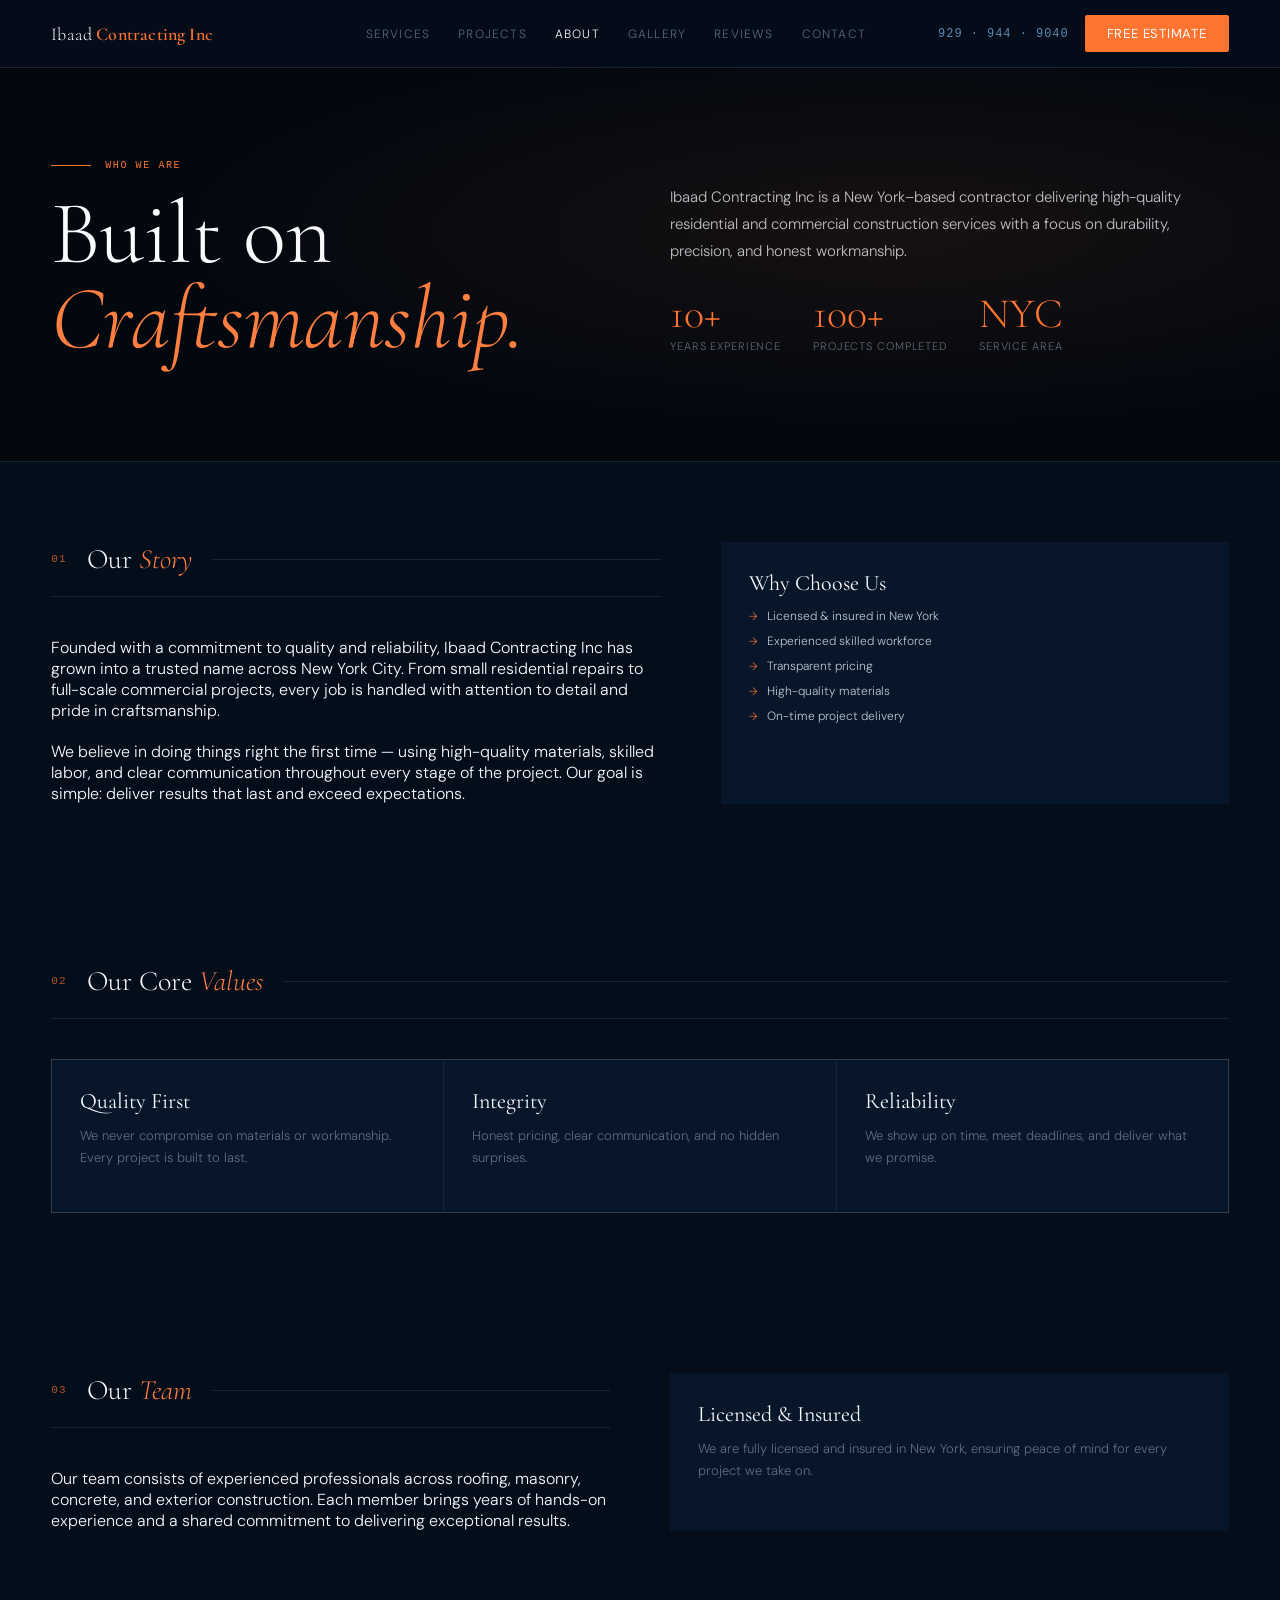
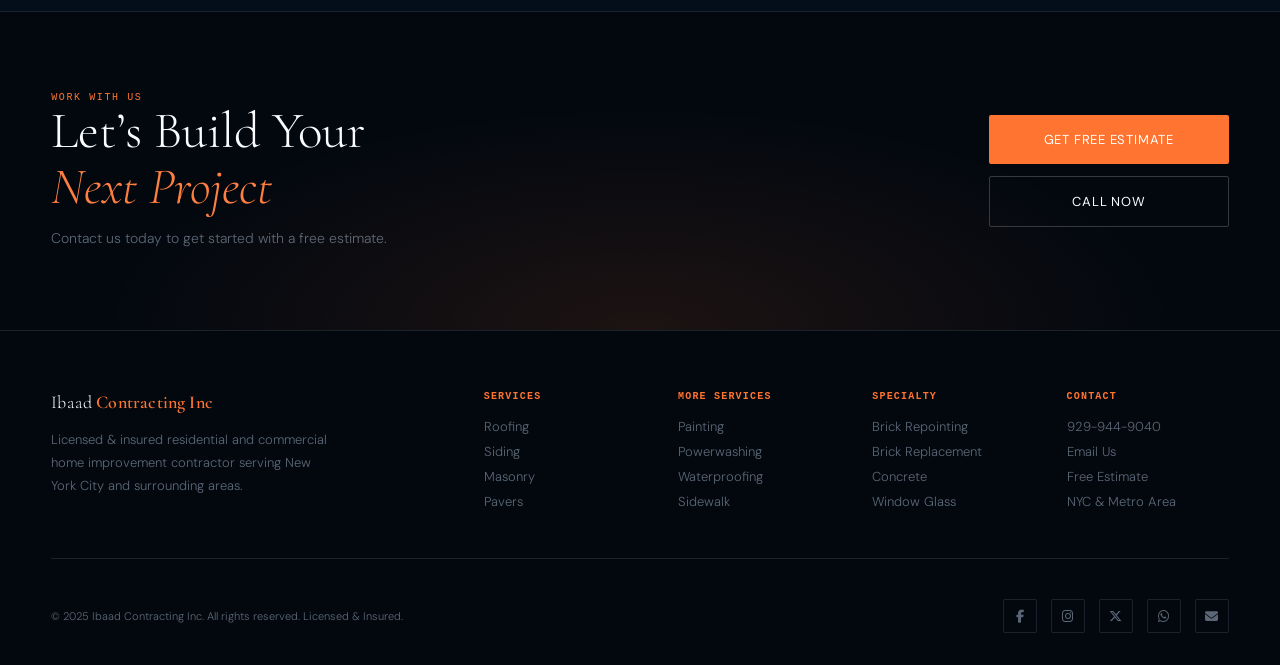
<file: About.html>
<!DOCTYPE html>
<html lang="en">
<head>
    <meta charset="UTF-8">
    <meta name="viewport" content="width=device-width, initial-scale=1.0">
    <title>About — Ibaad Contracting Inc</title>

    <!-- Fonts -->
    <link href="https://fonts.googleapis.com/css2?family=Cormorant+Garamond:wght@300;400;500;600&family=DM+Sans:wght@300;400;500&display=swap" rel="stylesheet">

    <!-- Icons -->
    <link rel="stylesheet" href="https://cdnjs.cloudflare.com/ajax/libs/font-awesome/6.5.0/css/all.min.css">

    <!-- Reuse styles -->
    <link rel="stylesheet" href="css/services.css">
</head>

<body>

<div id="progress"></div>

<!-- NAV -->
<nav>
    <div class="nav-i">
        <a href="index.html" class="logo">
            <span class="lt">Ibaad <b>Contracting Inc</b></span>
        </a>

        <div class="nav-links" id="navMenu">
            <a href="services.html">Services</a>
            <a href="projects.html">Projects</a>
            <a href="about.html" class="active">About</a>
            <a href="gallery.html">Gallery</a>
            <a href="#">Reviews</a>
            <a href="contact.html">Contact</a>
        </div>

        <div class="nav-r">
            <a href="tel:9299449040" class="nav-tel">929 · 944 · 9040</a>
            <a href="contact.html" class="btn btn-p">Free Estimate</a>
        </div>

        <div class="nav-toggle" id="navToggle">
            <span></span>
            <span></span>
            <span></span>
        </div>
    </div>
</nav>

<!-- NAV OVERLAY -->
<div class="nav-overlay" id="navOverlay"></div>

<!-- HERO -->
<section class="page-hero">
    <div class="page-hero-in">
        <div>
            <div class="ph-kicker">
                <div class="ph-kicker-line"></div>
                <span class="eyebrow">Who We Are</span>
            </div>
            <h1>Built on<br><em>Craftsmanship.</em></h1>
        </div>

        <div class="ph-right">
            <p>Ibaad Contracting Inc is a New York–based contractor delivering high-quality residential and commercial construction services with a focus on durability, precision, and honest workmanship.</p>

            <div class="ph-stats">
                <div>
                    <div class="ph-stat-n">10+</div>
                    <div class="ph-stat-l">Years Experience</div>
                </div>
                <div>
                    <div class="ph-stat-n">100+</div>
                    <div class="ph-stat-l">Projects Completed</div>
                </div>
                <div>
                    <div class="ph-stat-n">NYC</div>
                    <div class="ph-stat-l">Service Area</div>
                </div>
            </div>
        </div>
    </div>
</section>

<!-- STORY -->
<section class="svc-section">
    <div class="svc-in" style="display:grid;grid-template-columns:1.2fr 1fr;gap:60px">

        <div>
            <div class="cat-hdr">
                <span class="cat-num">01</span>
                <h2 class="cat-title">Our <em>Story</em></h2>
                <div class="cat-line"></div>
            </div>

            <p style="margin-bottom:20px">
                Founded with a commitment to quality and reliability, Ibaad Contracting Inc has grown into a trusted name across New York City. From small residential repairs to full-scale commercial projects, every job is handled with attention to detail and pride in craftsmanship.
            </p>

            <p>
                We believe in doing things right the first time — using high-quality materials, skilled labor, and clear communication throughout every stage of the project. Our goal is simple: deliver results that last and exceed expectations.
            </p>
        </div>

        <div class="svc-card">
            <div class="svc-body">
                <h3>Why Choose Us</h3>
                <div class="svc-bullets">
                    <div class="svc-bullet">Licensed & insured in New York</div>
                    <div class="svc-bullet">Experienced skilled workforce</div>
                    <div class="svc-bullet">Transparent pricing</div>
                    <div class="svc-bullet">High-quality materials</div>
                    <div class="svc-bullet">On-time project delivery</div>
                </div>
            </div>
        </div>

    </div>
</section>

<!-- VALUES -->
<section class="svc-section">
    <div class="svc-in">

        <div class="cat-hdr">
            <span class="cat-num">02</span>
            <h2 class="cat-title">Our Core <em>Values</em></h2>
            <div class="cat-line"></div>
        </div>

        <div class="svc-grid" style="grid-template-columns: repeat(3,1fr)">

            <div class="svc-card">
                <div class="svc-body">
                    <h3>Quality First</h3>
                    <p>We never compromise on materials or workmanship. Every project is built to last.</p>
                </div>
            </div>

            <div class="svc-card">
                <div class="svc-body">
                    <h3>Integrity</h3>
                    <p>Honest pricing, clear communication, and no hidden surprises.</p>
                </div>
            </div>

            <div class="svc-card">
                <div class="svc-body">
                    <h3>Reliability</h3>
                    <p>We show up on time, meet deadlines, and deliver what we promise.</p>
                </div>
            </div>

        </div>

    </div>
</section>

<!-- TEAM / TRUST -->
<section class="svc-section">
    <div class="svc-in" style="display:grid;grid-template-columns:1fr 1fr;gap:60px">

        <div>
            <div class="cat-hdr">
                <span class="cat-num">03</span>
                <h2 class="cat-title">Our <em>Team</em></h2>
                <div class="cat-line"></div>
            </div>

            <p>
                Our team consists of experienced professionals across roofing, masonry, concrete, and exterior construction. Each member brings years of hands-on experience and a shared commitment to delivering exceptional results.
            </p>
        </div>

        <div class="svc-card">
            <div class="svc-body">
                <h3>Licensed & Insured</h3>
                <p>We are fully licensed and insured in New York, ensuring peace of mind for every project we take on.</p>
            </div>
        </div>

    </div>
</section>

<!-- CTA -->
<section class="cta-strip">
    <div class="cta-strip-in">
        <div>
            <div class="eyebrow">Work With Us</div>
            <h2>Let’s Build Your<br><em>Next Project</em></h2>
            <p>Contact us today to get started with a free estimate.</p>
        </div>

        <div class="cta-strip-acts">
            <a href="contact.html" class="btn btn-p">Get Free Estimate</a>
            <a href="tel:9299449040" class="btn btn-ghost">Call Now</a>
        </div>
    </div>
</section>

<!-- FOOTER -->
 <footer>
        <div class="foot-in">
            <div class="foot-top">
                <div class="foot-brand">
                    <div class="logo"><span class="lt">Ibaad <b>Contracting Inc</b></span></div>
                    <p>Licensed &amp; insured residential and commercial home improvement contractor serving New York City and surrounding areas.</p>
                </div>
                <div class="foot-links">
                    <div class="fcol">
                        <h5>Services</h5>
                        <a href="#">Roofing</a><a href="#">Siding</a><a href="#">Masonry</a><a href="#">Pavers</a>
                    </div>
                    <div class="fcol">
                        <h5>More Services</h5>
                        <a href="#">Painting</a><a href="#">Powerwashing</a><a href="#">Waterproofing</a><a href="#">Sidewalk</a>
                    </div>
                    <div class="fcol">
                        <h5>Specialty</h5>
                        <a href="#">Brick Repointing</a><a href="#">Brick Replacement</a><a href="#">Concrete</a><a href="#">Window Glass</a>
                    </div>
                    <div class="fcol">
                        <h5>Contact</h5>
                        <a href="tel:9299449040">929-944-9040</a>
                      
                        <a href="mailto:ibaadcontractingcorp@gmail.com">Email Us</a>
                        <a href="#">Free Estimate</a>
                        <a href="#">NYC &amp; Metro Area</a>
                    </div>
                </div>
            </div>
            <div class="foot-bot">
                <span class="foot-copy">© 2025 Ibaad Contracting Inc. All rights reserved. Licensed &amp; Insured.</span>
                <div class="social-icons">
                    <a href="#" target="_blank"><i class="fab fa-facebook-f"></i></a>
                    <a href="#" target="_blank"><i class="fab fa-instagram"></i></a>
                    <a href="#" target="_blank"><i class="fab fa-x-twitter"></i></a>
                    <a href="#" target="_blank"><i class="fab fa-whatsapp"></i></a>
                    <a href="mailto:ibaadcontractingcorp@gmail.com"><i class="fas fa-envelope"></i></a>
                </div>
            </div>
        </div>
    </footer>
<script src="js/services.js"></script>

</body>
</html>
</file>
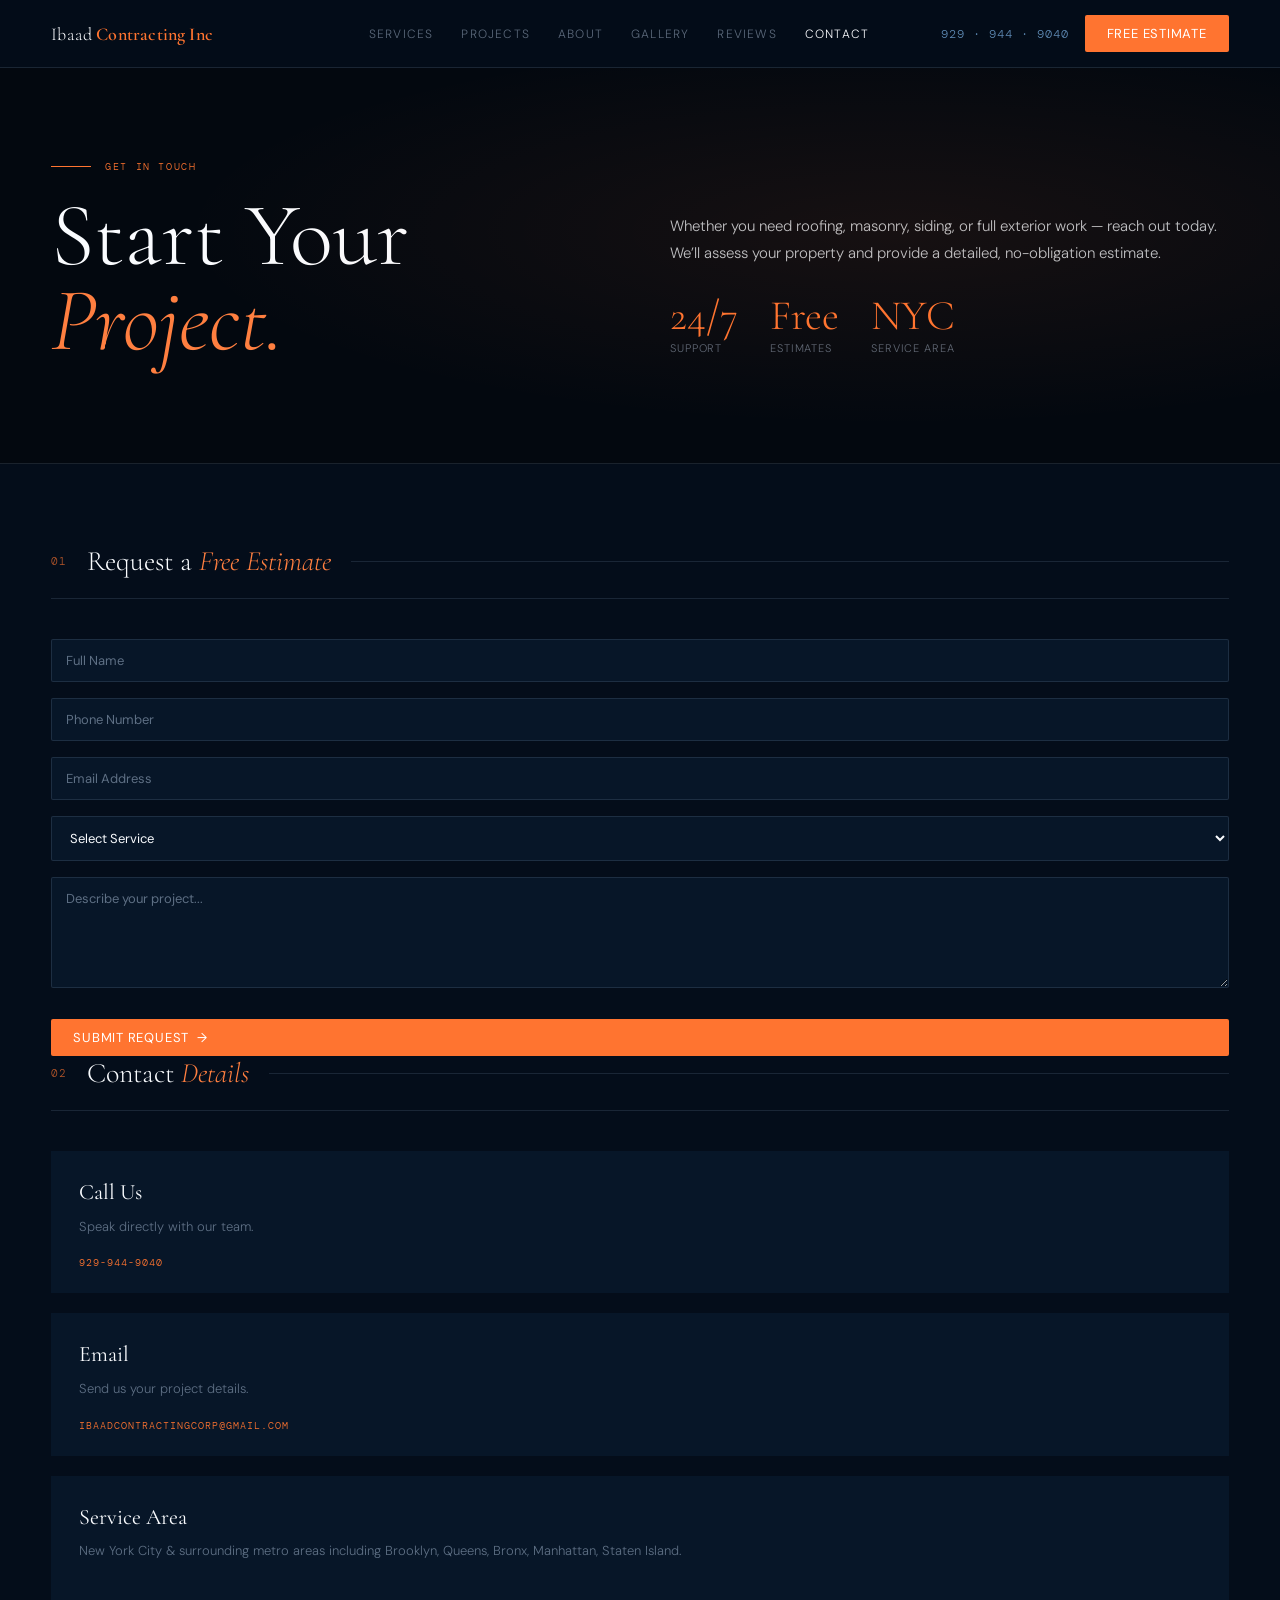
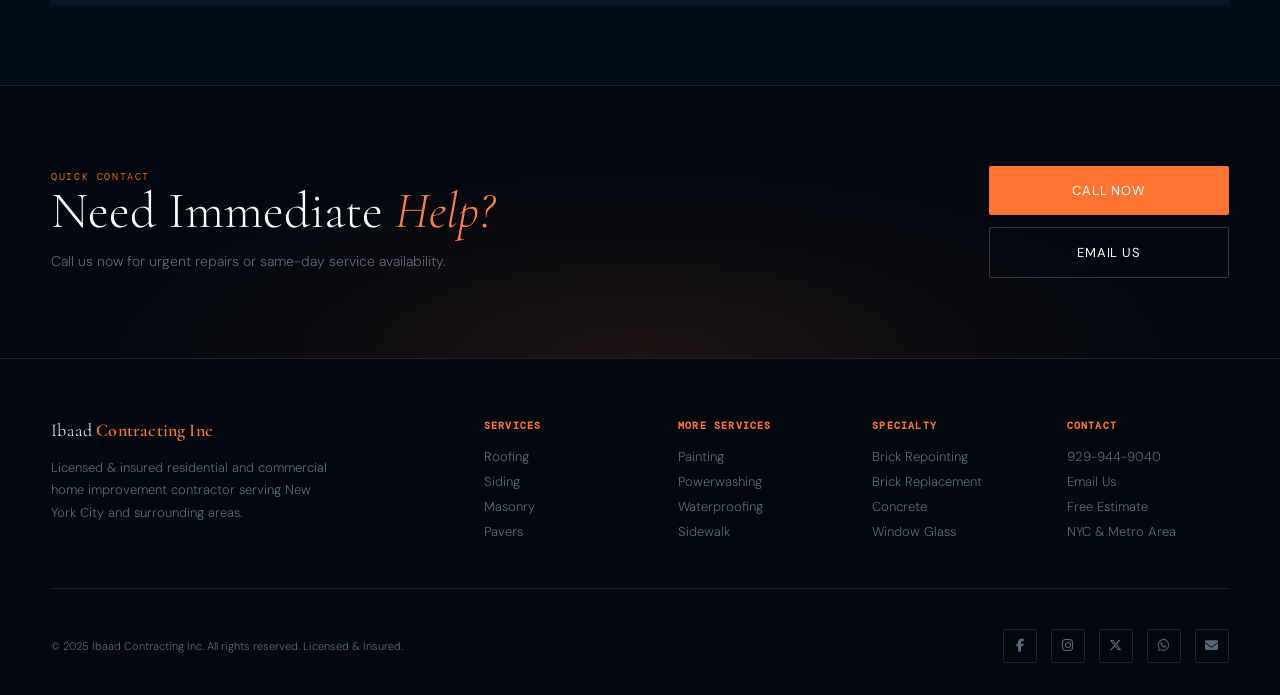
<file: contact.html>
<!DOCTYPE html>
<html lang="en">
<head>
    <meta charset="UTF-8">
    <meta name="viewport" content="width=device-width, initial-scale=1.0">
    <title>Contact — Ibaad Contracting Inc</title>

    <!-- Fonts -->
    <link rel="preconnect" href="https://fonts.googleapis.com">
    <link href="https://fonts.googleapis.com/css2?family=Cormorant+Garamond:wght@300;400;500;600&family=DM+Sans:wght@300;400;500&family=DM+Mono:wght@300;400&display=swap" rel="stylesheet">

    <!-- Icons -->
    <link rel="stylesheet" href="https://cdnjs.cloudflare.com/ajax/libs/font-awesome/6.5.0/css/all.min.css">

    <!-- CSS -->
    <link rel="stylesheet" href="css/services.css"> <!-- reuse styles -->
</head>

<body>

<div id="progress"></div>

<!-- NAV (same as services) -->
<nav>
    <div class="nav-i">
        <a href="index.html" class="logo">
            <span class="lt">Ibaad <b>Contracting Inc</b></span>
        </a>

        <div class="nav-links" id="navMenu">
            <a href="services.html">Services</a>
            <a href="projects.html">Projects</a>
            <a href="about.html">About</a>
            <a href="gallery.html">Gallery</a>
            <a href="#">Reviews</a>
            <a href="contact.html" class="active">Contact</a>
        </div>

        <div class="nav-r">
            <a href="tel:9299449040" class="nav-tel">929 · 944 · 9040</a>
            <a href="contact.html" class="btn btn-p">Free Estimate</a>
        </div>

        <div class="nav-toggle" id="navToggle">
            <span></span>
            <span></span>
            <span></span>
        </div>
    </div>
</nav>

<!-- NAV OVERLAY -->
<div class="nav-overlay" id="navOverlay"></div>

<!-- HERO -->
<section class="page-hero">
    <div class="page-hero-in">
        <div>
            <div class="ph-kicker">
                <div class="ph-kicker-line"></div>
                <span class="eyebrow">Get In Touch</span>
            </div>
            <h1>Start Your<br><em>Project.</em></h1>
        </div>

        <div class="ph-right">
            <p>Whether you need roofing, masonry, siding, or full exterior work — reach out today. We’ll assess your property and provide a detailed, no-obligation estimate.</p>

            <div class="ph-stats">
                <div>
                    <div class="ph-stat-n">24/7</div>
                    <div class="ph-stat-l">Support</div>
                </div>
                <div>
                    <div class="ph-stat-n">Free</div>
                    <div class="ph-stat-l">Estimates</div>
                </div>
                <div>
                    <div class="ph-stat-n">NYC</div>
                    <div class="ph-stat-l">Service Area</div>
                </div>
            </div>
        </div>
    </div>
</section>

<!-- CONTACT SECTION -->
<section class="svc-section">
    <div class="svc-in contact-grid">

        <!-- FORM -->
        <div>
            <div class="cat-hdr">
                <span class="cat-num">01</span>
                <h2 class="cat-title">Request a <em>Free Estimate</em></h2>
                <div class="cat-line"></div>
            </div>

            <form class="contact-form">

                <div class="form-row">
                    <input type="text" placeholder="Full Name" required>
                </div>

                <div class="form-row">
                    <input type="tel" placeholder="Phone Number" required>
                </div>

                <div class="form-row">
                    <input type="email" placeholder="Email Address" required>
                </div>

                <div class="form-row">
                    <select required>
                        <option value="">Select Service</option>
                        <option>Roofing</option>
                        <option>Siding</option>
                        <option>Masonry</option>
                        <option>Concrete / Sidewalk</option>
                        <option>Painting</option>
                        <option>Waterproofing</option>
                    </select>
                </div>

                <div class="form-row">
                    <textarea placeholder="Describe your project..." rows="5"></textarea>
                </div>

                <button class="btn btn-p" type="submit">
                    Submit Request <span class="arr"></span>
                </button>

            </form>
        </div>

        <!-- CONTACT INFO -->
        <div>
            <div class="cat-hdr">
                <span class="cat-num">02</span>
                <h2 class="cat-title">Contact <em>Details</em></h2>
                <div class="cat-line"></div>
            </div>

            <div class="svc-card" style="margin-bottom:20px">
                <div class="svc-body">
                    <h3>Call Us</h3>
                    <p>Speak directly with our team.</p>
                    <a href="tel:9299449040" class="svc-cta-link">
                        929-944-9040
                    </a>
                </div>
            </div>

            <div class="svc-card" style="margin-bottom:20px">
                <div class="svc-body">
                    <h3>Email</h3>
                    <p>Send us your project details.</p>
                    <a href="mailto:ibaadcontractingcorp@gmail.com" class="svc-cta-link">
                        ibaadcontractingcorp@gmail.com
                    </a>
                </div>
            </div>

            <div class="svc-card">
                <div class="svc-body">
                    <h3>Service Area</h3>
                    <p>New York City & surrounding metro areas including Brooklyn, Queens, Bronx, Manhattan, Staten Island.</p>
                </div>
            </div>

        </div>

    </div>
</section>

<!-- CTA STRIP -->
<section class="cta-strip">
    <div class="cta-strip-in">
        <div>
            <div class="eyebrow">Quick Contact</div>
            <h2>Need Immediate <em>Help?</em></h2>
            <p>Call us now for urgent repairs or same-day service availability.</p>
        </div>

        <div class="cta-strip-acts">
            <a href="tel:9299449040" class="btn btn-p">Call Now</a>
            <a href="mailto:ibaadcontractingcorp@gmail.com" class="btn btn-ghost">Email Us</a>
        </div>
    </div>
</section>

<!-- FOOTER (same) -->
 <footer>
        <div class="foot-in">
            <div class="foot-top">
                <div class="foot-brand">
                    <div class="logo"><span class="lt">Ibaad <b>Contracting Inc</b></span></div>
                    <p>Licensed &amp; insured residential and commercial home improvement contractor serving New York City and surrounding areas.</p>
                </div>
                <div class="foot-links">
                    <div class="fcol">
                        <h5>Services</h5>
                        <a href="#">Roofing</a><a href="#">Siding</a><a href="#">Masonry</a><a href="#">Pavers</a>
                    </div>
                    <div class="fcol">
                        <h5>More Services</h5>
                        <a href="#">Painting</a><a href="#">Powerwashing</a><a href="#">Waterproofing</a><a href="#">Sidewalk</a>
                    </div>
                    <div class="fcol">
                        <h5>Specialty</h5>
                        <a href="#">Brick Repointing</a><a href="#">Brick Replacement</a><a href="#">Concrete</a><a href="#">Window Glass</a>
                    </div>
                    <div class="fcol">
                        <h5>Contact</h5>
                        <a href="tel:9299449040">929-944-9040</a>
                      
                        <a href="mailto:ibaadcontractingcorp@gmail.com">Email Us</a>
                        <a href="#">Free Estimate</a>
                        <a href="#">NYC &amp; Metro Area</a>
                    </div>
                </div>
            </div>
            <div class="foot-bot">
                <span class="foot-copy">© 2025 Ibaad Contracting Inc. All rights reserved. Licensed &amp; Insured.</span>
                <div class="social-icons">
                    <a href="#" target="_blank"><i class="fab fa-facebook-f"></i></a>
                    <a href="#" target="_blank"><i class="fab fa-instagram"></i></a>
                    <a href="#" target="_blank"><i class="fab fa-x-twitter"></i></a>
                    <a href="#" target="_blank"><i class="fab fa-whatsapp"></i></a>
                    <a href="mailto:ibaadcontractingcorp@gmail.com"><i class="fas fa-envelope"></i></a>
                </div>
            </div>
        </div>
    </footer>

<script src="js/services.js"></script>

</body>
</html>
</file>
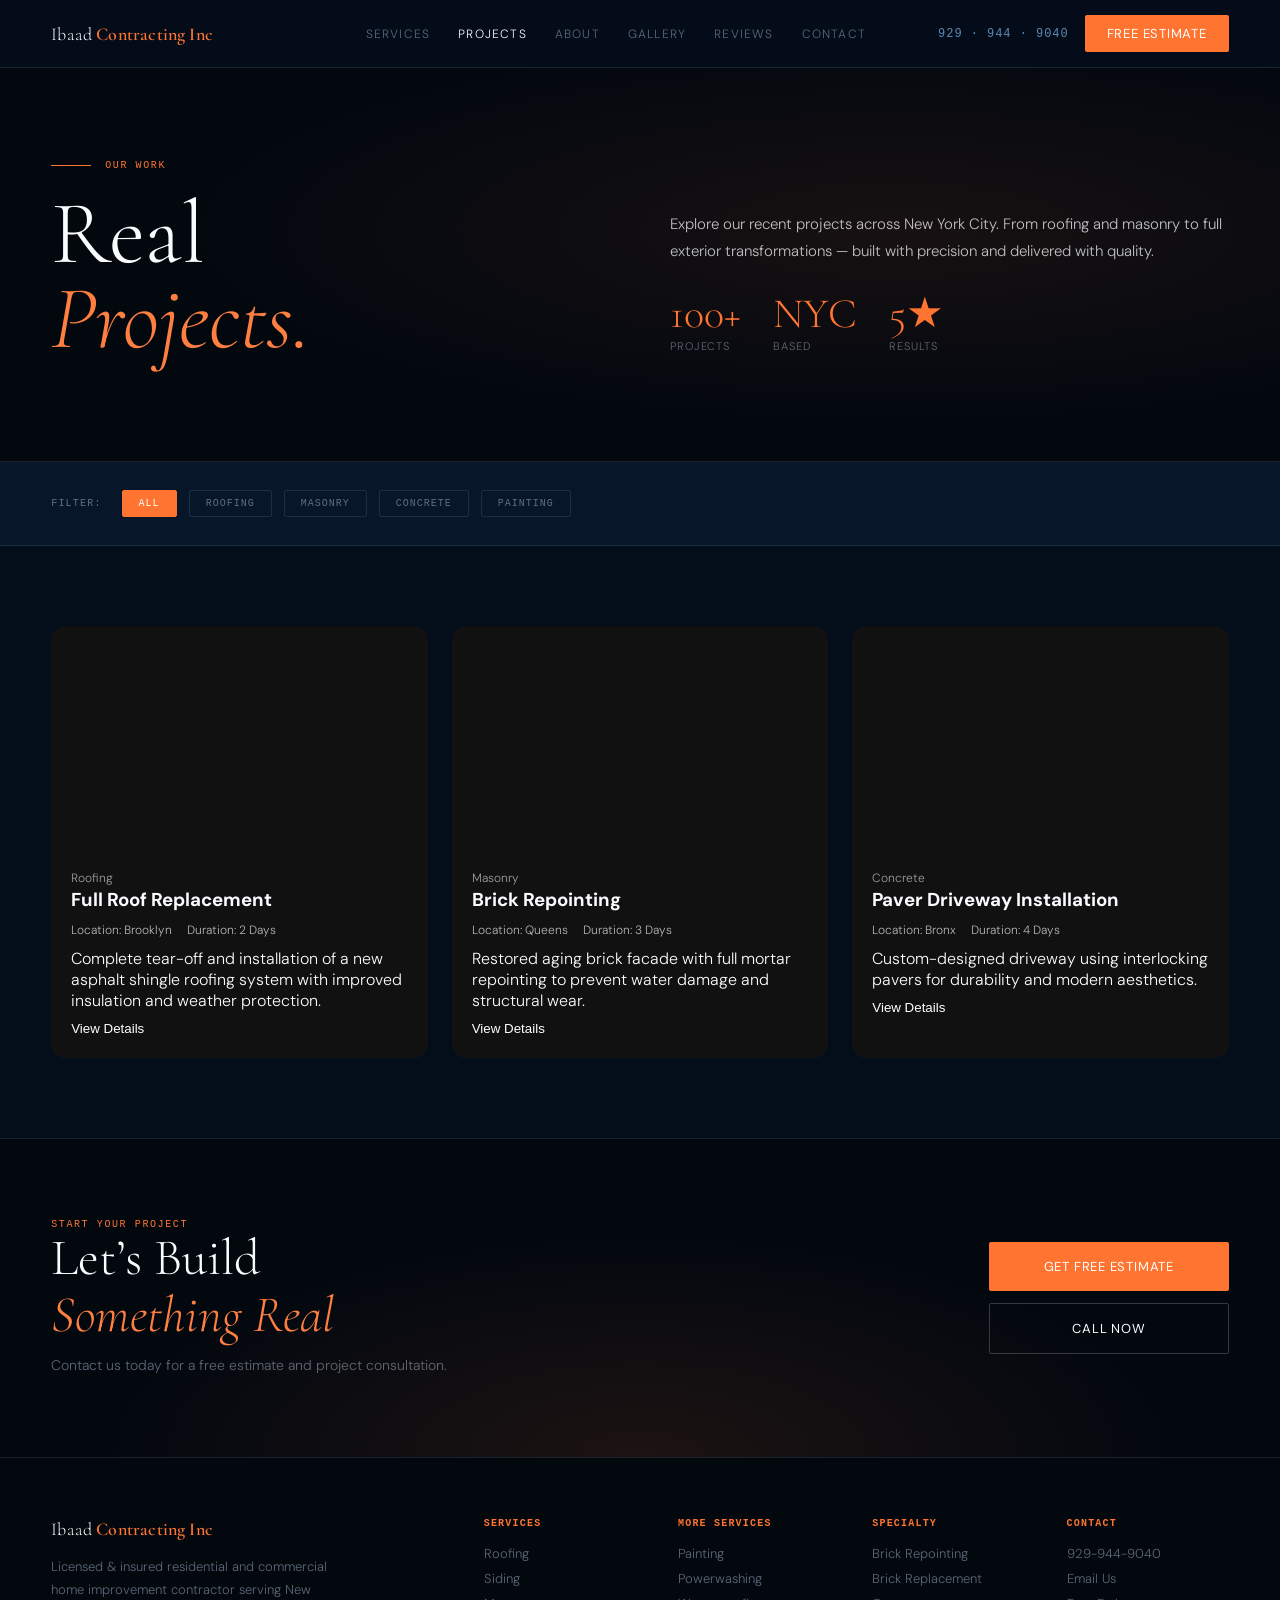
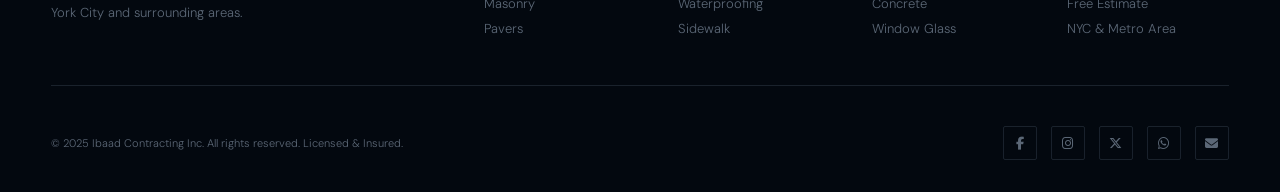
<file: projects.html>
<!DOCTYPE html>
<html lang="en">
<head>
    <meta charset="UTF-8">
    <meta name="viewport" content="width=device-width, initial-scale=1.0">
    <title>Projects — Ibaad Contracting Inc</title>

    <!-- Fonts -->
    <link href="https://fonts.googleapis.com/css2?family=Cormorant+Garamond:wght@300;400;500;600&family=DM+Sans:wght@300;400;500&display=swap" rel="stylesheet">

    <!-- Icons -->
    <link rel="stylesheet" href="https://cdnjs.cloudflare.com/ajax/libs/font-awesome/6.5.0/css/all.min.css">

    <!-- Reuse styles -->
    <link rel="stylesheet" href="css/services.css">
</head>
<style>
    /* PROJECTS */
.projects-grid{
    display:grid;
    grid-template-columns: repeat(3,1fr);
    gap:24px;
}

.project-card{
    background:#111;
    border-radius:14px;
    overflow:hidden;
    transition:.4s;
}

.project-img{
    height:220px;
    background-size:cover;
    background-position:center;
}

.project-body{
    padding:20px;
}

.project-tag{
    font-size:12px;
    opacity:.6;
}

.project-meta{
    font-size:12px;
    display:flex;
    gap:15px;
    margin:10px 0;
    opacity:.7;
}

.project-btn{
    background:none;
    border:none;
    color:#fff;
    cursor:pointer;
    margin-top:10px;
}

.project-details{
    display:none;
    margin-top:10px;
    font-size:13px;
    opacity:.8;
}

.project-details.show{
    display:block;
}
</style>
<body>

<div id="progress"></div>

<!-- NAV -->
<nav>
    <div class="nav-i">
        <a href="index.html" class="logo">
            <span class="lt">Ibaad <b>Contracting Inc</b></span>
        </a>

        <div class="nav-links" id="navMenu">
            <a href="services.html">Services</a>
            <a href="projects.html" class="active">Projects</a>
            <a href="about.html">About</a>
            <a href="gallery.html">Gallery</a>
            <a href="#">Reviews</a>
            <a href="contact.html">Contact</a>
        </div>

        <div class="nav-r">
            <a href="tel:9299449040" class="nav-tel">929 · 944 · 9040</a>
            <a href="contact.html" class="btn btn-p">Free Estimate</a>
        </div>

        <div class="nav-toggle" id="navToggle">
            <span></span>
            <span></span>
            <span></span>
        </div>
    </div>
</nav>

<!-- NAV OVERLAY -->
<div class="nav-overlay" id="navOverlay"></div>

<!-- HERO -->
<section class="page-hero">
    <div class="page-hero-in">
        <div>
            <div class="ph-kicker">
                <div class="ph-kicker-line"></div>
                <span class="eyebrow">Our Work</span>
            </div>
            <h1>Real<br><em>Projects.</em></h1>
        </div>

        <div class="ph-right">
            <p>Explore our recent projects across New York City. From roofing and masonry to full exterior transformations — built with precision and delivered with quality.</p>

            <div class="ph-stats">
                <div>
                    <div class="ph-stat-n">100+</div>
                    <div class="ph-stat-l">Projects</div>
                </div>
                <div>
                    <div class="ph-stat-n">NYC</div>
                    <div class="ph-stat-l">Based</div>
                </div>
                <div>
                    <div class="ph-stat-n">5★</div>
                    <div class="ph-stat-l">Results</div>
                </div>
            </div>
        </div>
    </div>
</section>

<!-- FILTER -->
<div class="filter-bar">
    <div class="filter-in">
        <span class="filter-lbl">Filter:</span>
        <button class="filter-btn active" data-filter="all">All</button>
        <button class="filter-btn" data-filter="roofing">Roofing</button>
        <button class="filter-btn" data-filter="masonry">Masonry</button>
        <button class="filter-btn" data-filter="concrete">Concrete</button>
        <button class="filter-btn" data-filter="painting">Painting</button>
    </div>
</div>

<!-- PROJECTS -->
<section class="svc-section">
    <div class="svc-in">

        <div class="projects-grid">

            <!-- PROJECT -->
            <div class="project-card" data-category="roofing">
                <div class="project-img" style="background-image:url('https://images.pexels.com/photos/1396132/pexels-photo-1396132.jpeg')"></div>

                <div class="project-body">
                    <span class="project-tag">Roofing</span>
                    <h3>Full Roof Replacement</h3>

                    <div class="project-meta">
                        <span>Location: Brooklyn</span>
                        <span>Duration: 2 Days</span>
                    </div>

                    <p>Complete tear-off and installation of a new asphalt shingle roofing system with improved insulation and weather protection.</p>

                    <div class="project-actions">
                        <button class="project-btn" onclick="toggleDetails(this)">View Details</button>
                    </div>

                    <div class="project-details">
                        <ul>
                            <li>Removed old damaged roofing</li>
                            <li>Installed waterproof underlayment</li>
                            <li>Premium shingle system</li>
                            <li>Final inspection & cleanup</li>
                        </ul>
                    </div>
                </div>
            </div>

            <!-- PROJECT -->
            <div class="project-card" data-category="masonry">
                <div class="project-img" style="background-image:url('https://images.pexels.com/photos/209296/pexels-photo-209296.jpeg')"></div>

                <div class="project-body">
                    <span class="project-tag">Masonry</span>
                    <h3>Brick Repointing</h3>

                    <div class="project-meta">
                        <span>Location: Queens</span>
                        <span>Duration: 3 Days</span>
                    </div>

                    <p>Restored aging brick facade with full mortar repointing to prevent water damage and structural wear.</p>

                    <div class="project-actions">
                        <button class="project-btn" onclick="toggleDetails(this)">View Details</button>
                    </div>

                    <div class="project-details">
                        <ul>
                            <li>Removed deteriorated mortar</li>
                            <li>Color-matched new mortar</li>
                            <li>Sealed joints for durability</li>
                        </ul>
                    </div>
                </div>
            </div>

            <!-- PROJECT -->
            <div class="project-card" data-category="concrete">
                <div class="project-img" style="background-image:url('https://images.pexels.com/photos/1563356/pexels-photo-1563356.jpeg')"></div>

                <div class="project-body">
                    <span class="project-tag">Concrete</span>
                    <h3>Paver Driveway Installation</h3>

                    <div class="project-meta">
                        <span>Location: Bronx</span>
                        <span>Duration: 4 Days</span>
                    </div>

                    <p>Custom-designed driveway using interlocking pavers for durability and modern aesthetics.</p>

                    <div class="project-actions">
                        <button class="project-btn" onclick="toggleDetails(this)">View Details</button>
                    </div>

                    <div class="project-details">
                        <ul>
                            <li>Excavation and base prep</li>
                            <li>Paver layout design</li>
                            <li>Joint sand finishing</li>
                        </ul>
                    </div>
                </div>
            </div>

        </div>

    </div>
</section>

<!-- CTA -->
<section class="cta-strip">
    <div class="cta-strip-in">
        <div>
            <div class="eyebrow">Start Your Project</div>
            <h2>Let’s Build<br><em>Something Real</em></h2>
            <p>Contact us today for a free estimate and project consultation.</p>
        </div>

        <div class="cta-strip-acts">
            <a href="contact.html" class="btn btn-p">Get Free Estimate</a>
            <a href="tel:9299449040" class="btn btn-ghost">Call Now</a>
        </div>
    </div>
</section>

<!-- FOOTER -->
 <footer>
        <div class="foot-in">
            <div class="foot-top">
                <div class="foot-brand">
                    <div class="logo"><span class="lt">Ibaad <b>Contracting Inc</b></span></div>
                    <p>Licensed &amp; insured residential and commercial home improvement contractor serving New York City and surrounding areas.</p>
                </div>
                <div class="foot-links">
                    <div class="fcol">
                        <h5>Services</h5>
                        <a href="#">Roofing</a><a href="#">Siding</a><a href="#">Masonry</a><a href="#">Pavers</a>
                    </div>
                    <div class="fcol">
                        <h5>More Services</h5>
                        <a href="#">Painting</a><a href="#">Powerwashing</a><a href="#">Waterproofing</a><a href="#">Sidewalk</a>
                    </div>
                    <div class="fcol">
                        <h5>Specialty</h5>
                        <a href="#">Brick Repointing</a><a href="#">Brick Replacement</a><a href="#">Concrete</a><a href="#">Window Glass</a>
                    </div>
                    <div class="fcol">
                        <h5>Contact</h5>
                        <a href="tel:9299449040">929-944-9040</a>
                      
                        <a href="mailto:ibaadcontractingcorp@gmail.com">Email Us</a>
                        <a href="#">Free Estimate</a>
                        <a href="#">NYC &amp; Metro Area</a>
                    </div>
                </div>
            </div>
            <div class="foot-bot">
                <span class="foot-copy">© 2025 Ibaad Contracting Inc. All rights reserved. Licensed &amp; Insured.</span>
                <div class="social-icons">
                    <a href="#" target="_blank"><i class="fab fa-facebook-f"></i></a>
                    <a href="#" target="_blank"><i class="fab fa-instagram"></i></a>
                    <a href="#" target="_blank"><i class="fab fa-x-twitter"></i></a>
                    <a href="#" target="_blank"><i class="fab fa-whatsapp"></i></a>
                    <a href="mailto:ibaadcontractingcorp@gmail.com"><i class="fas fa-envelope"></i></a>
                </div>
            </div>
        </div>
    </footer>
<script>
/* FILTER */
const buttons = document.querySelectorAll(".filter-btn");
const items = document.querySelectorAll(".project-card");

buttons.forEach(btn => {
    btn.addEventListener("click", () => {
        document.querySelector(".filter-btn.active").classList.remove("active");
        btn.classList.add("active");

        const filter = btn.dataset.filter;

        items.forEach(item => {
            if (filter === "all" || item.dataset.category.includes(filter)) {
                item.style.display = "block";
            } else {
                item.style.display = "none";
            }
        });
    });
});

/* DETAILS TOGGLE */
function toggleDetails(btn){
    const details = btn.parentElement.nextElementSibling;
    details.classList.toggle("show");
}
</script>

</body>
</html>
</file>
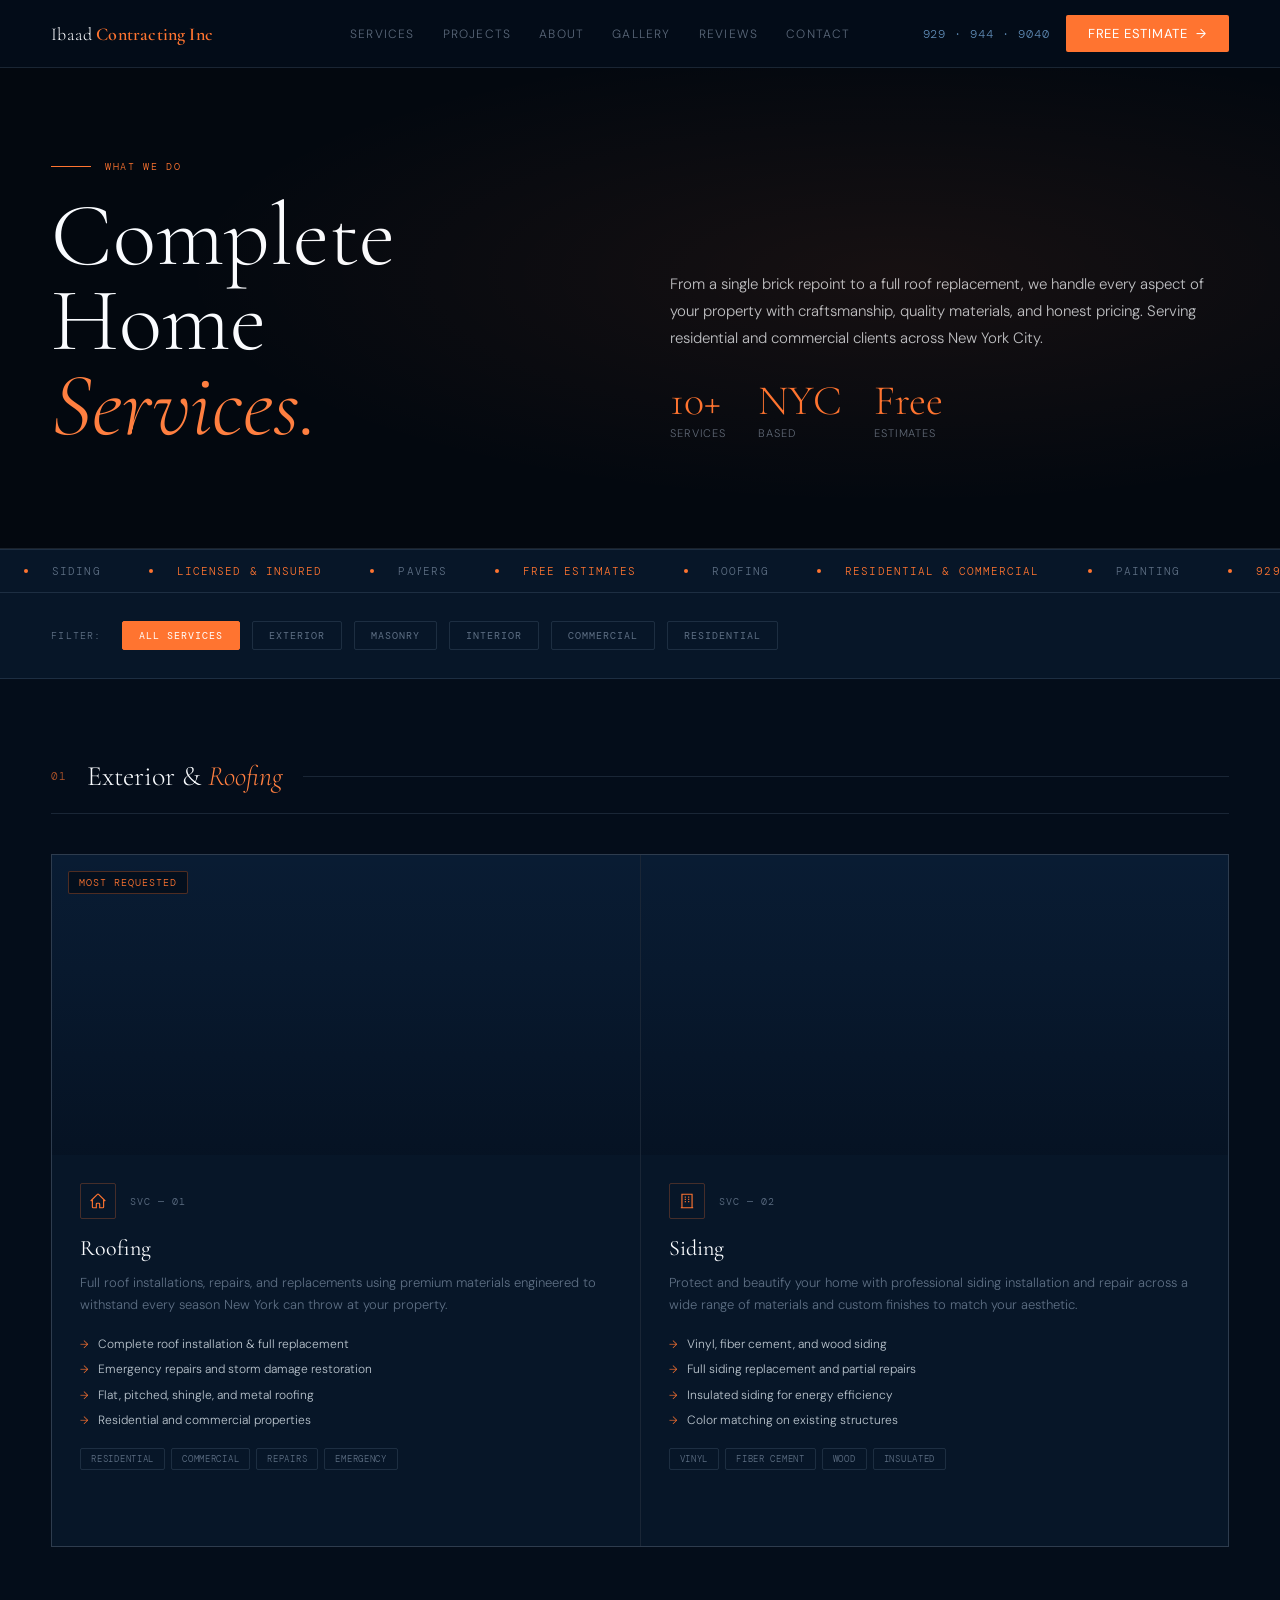
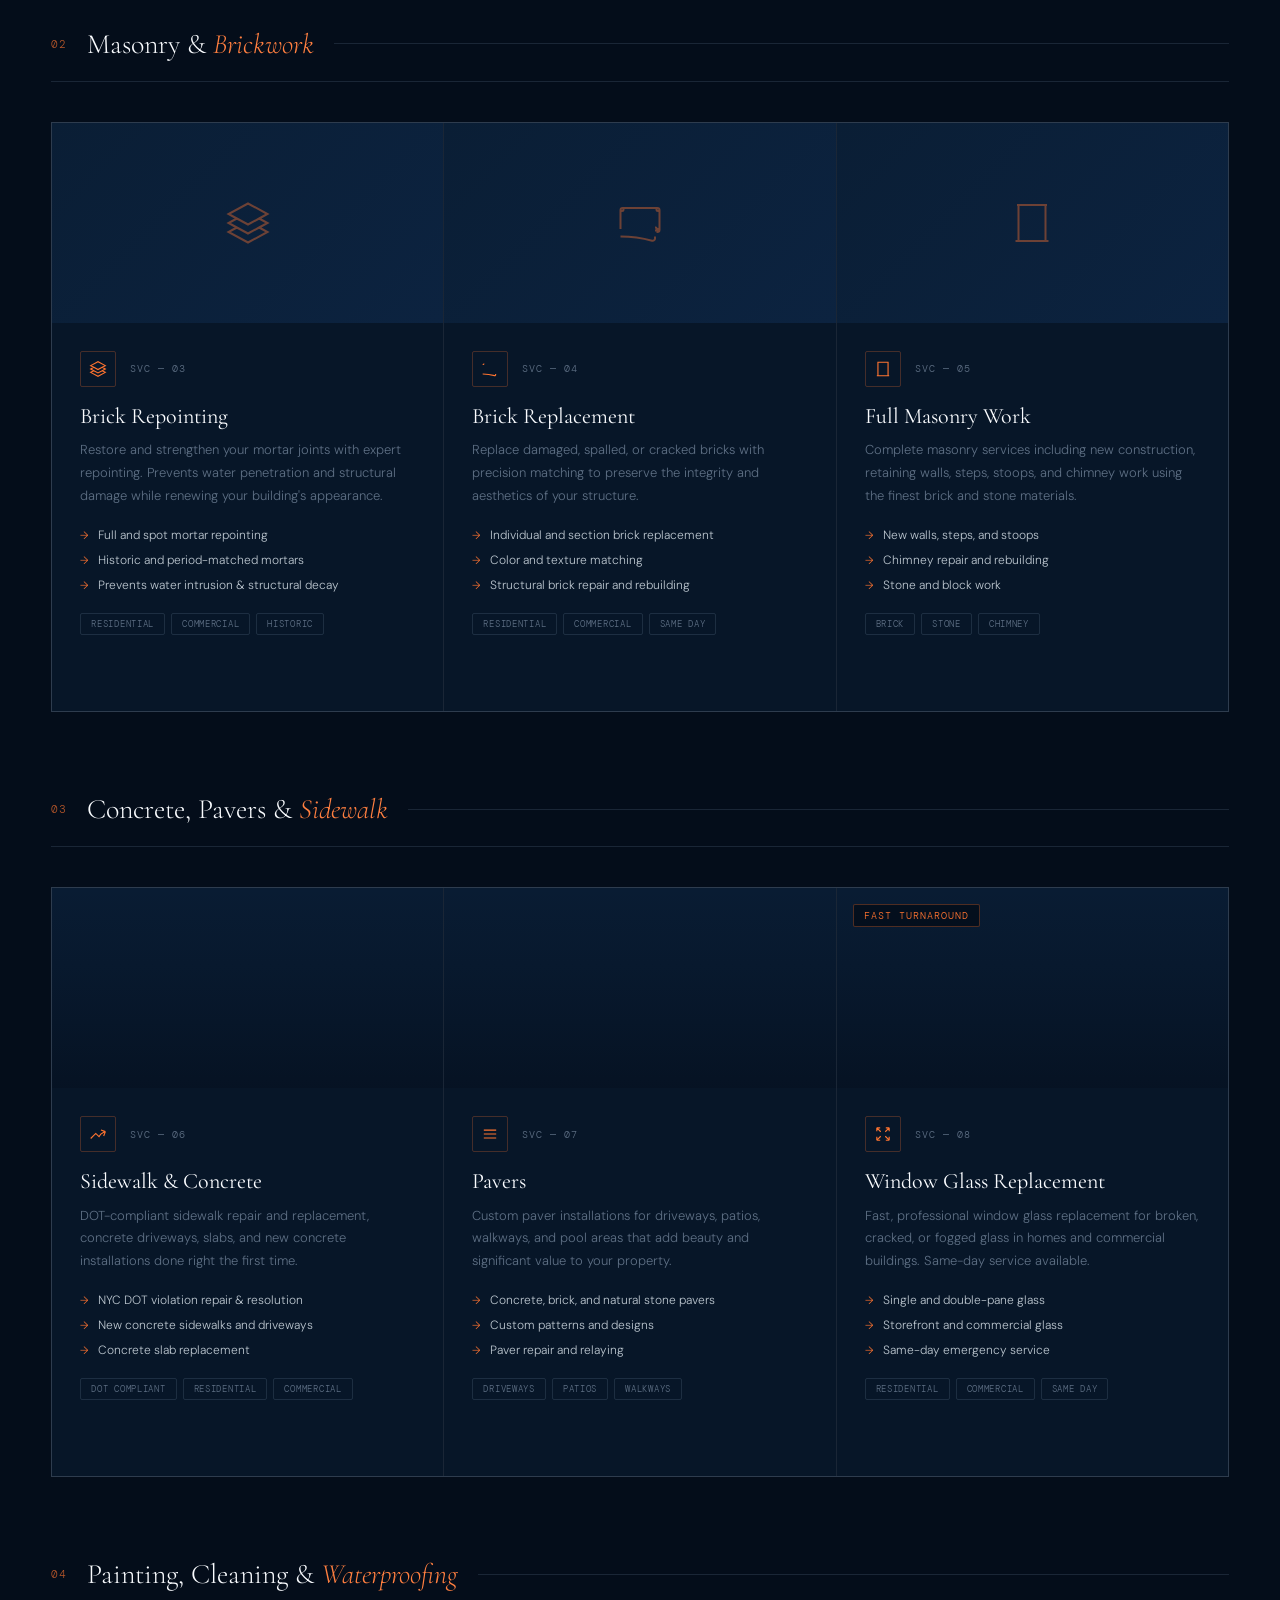
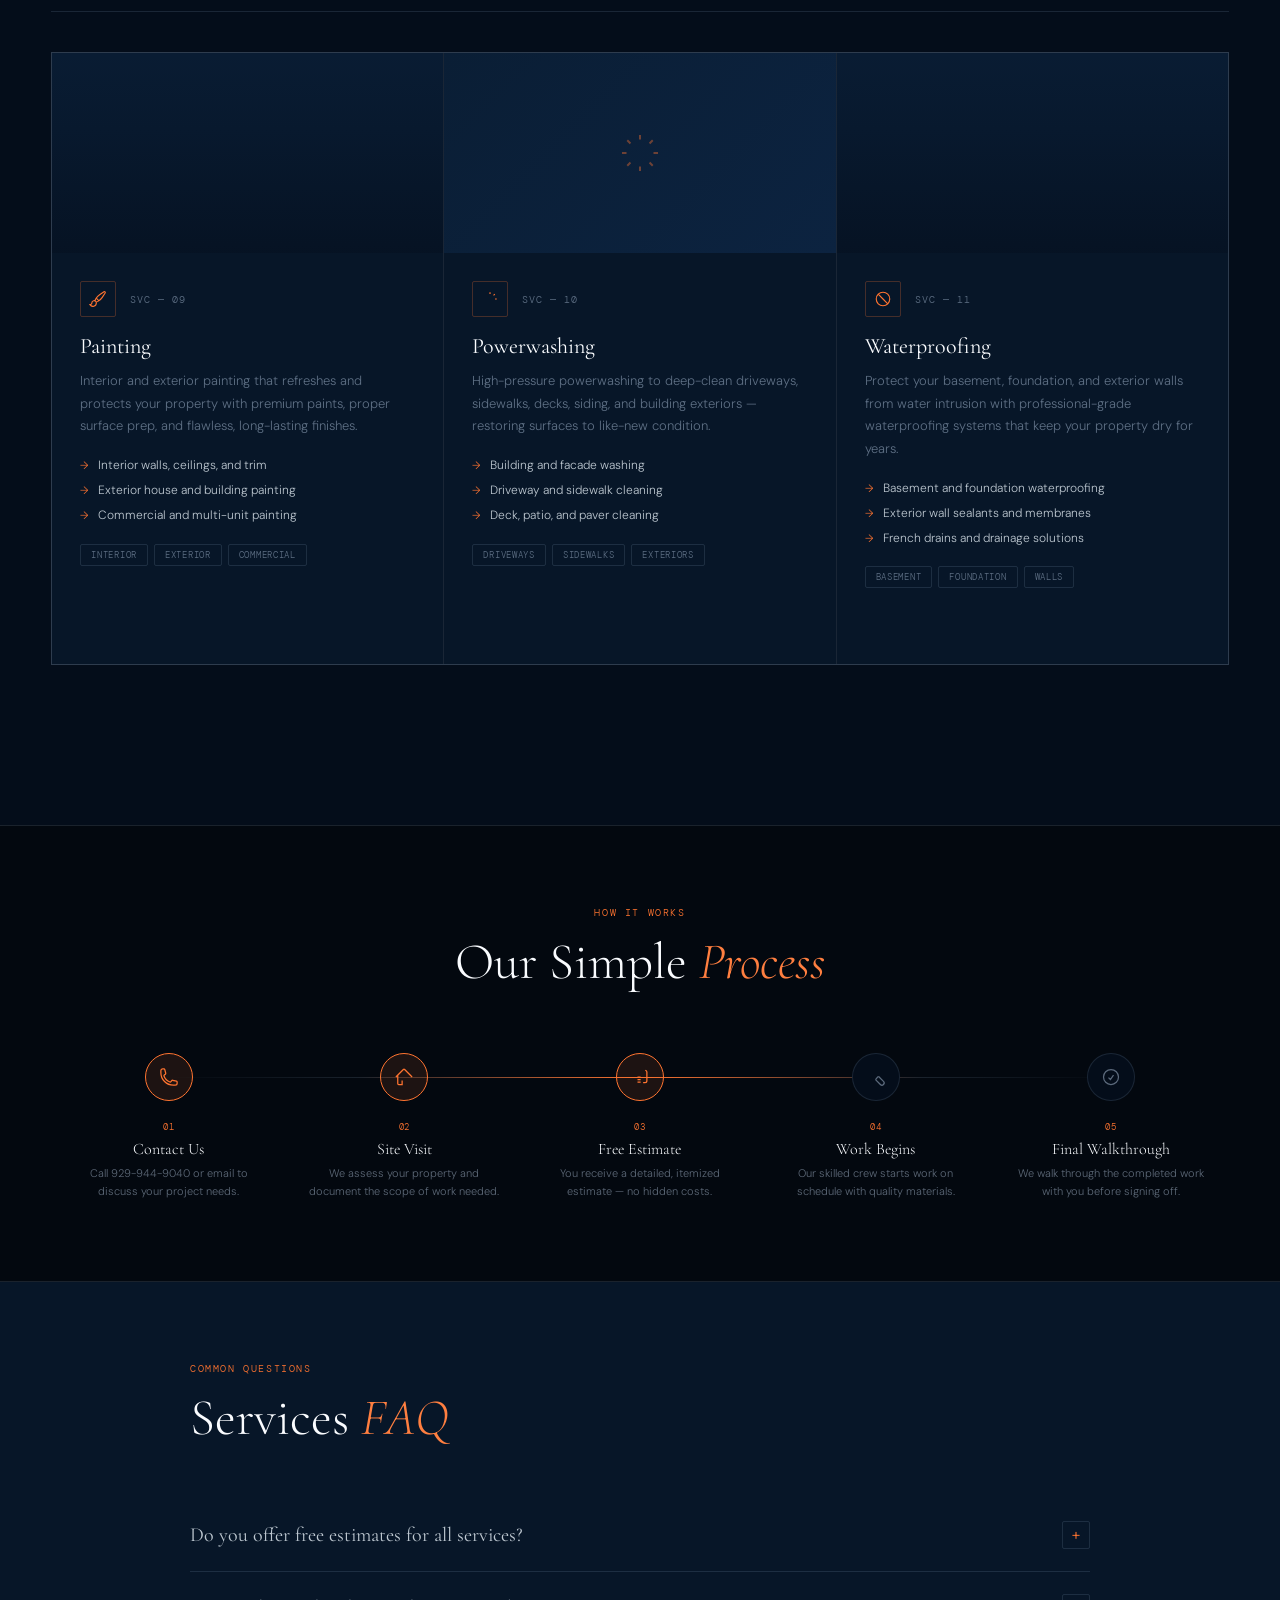
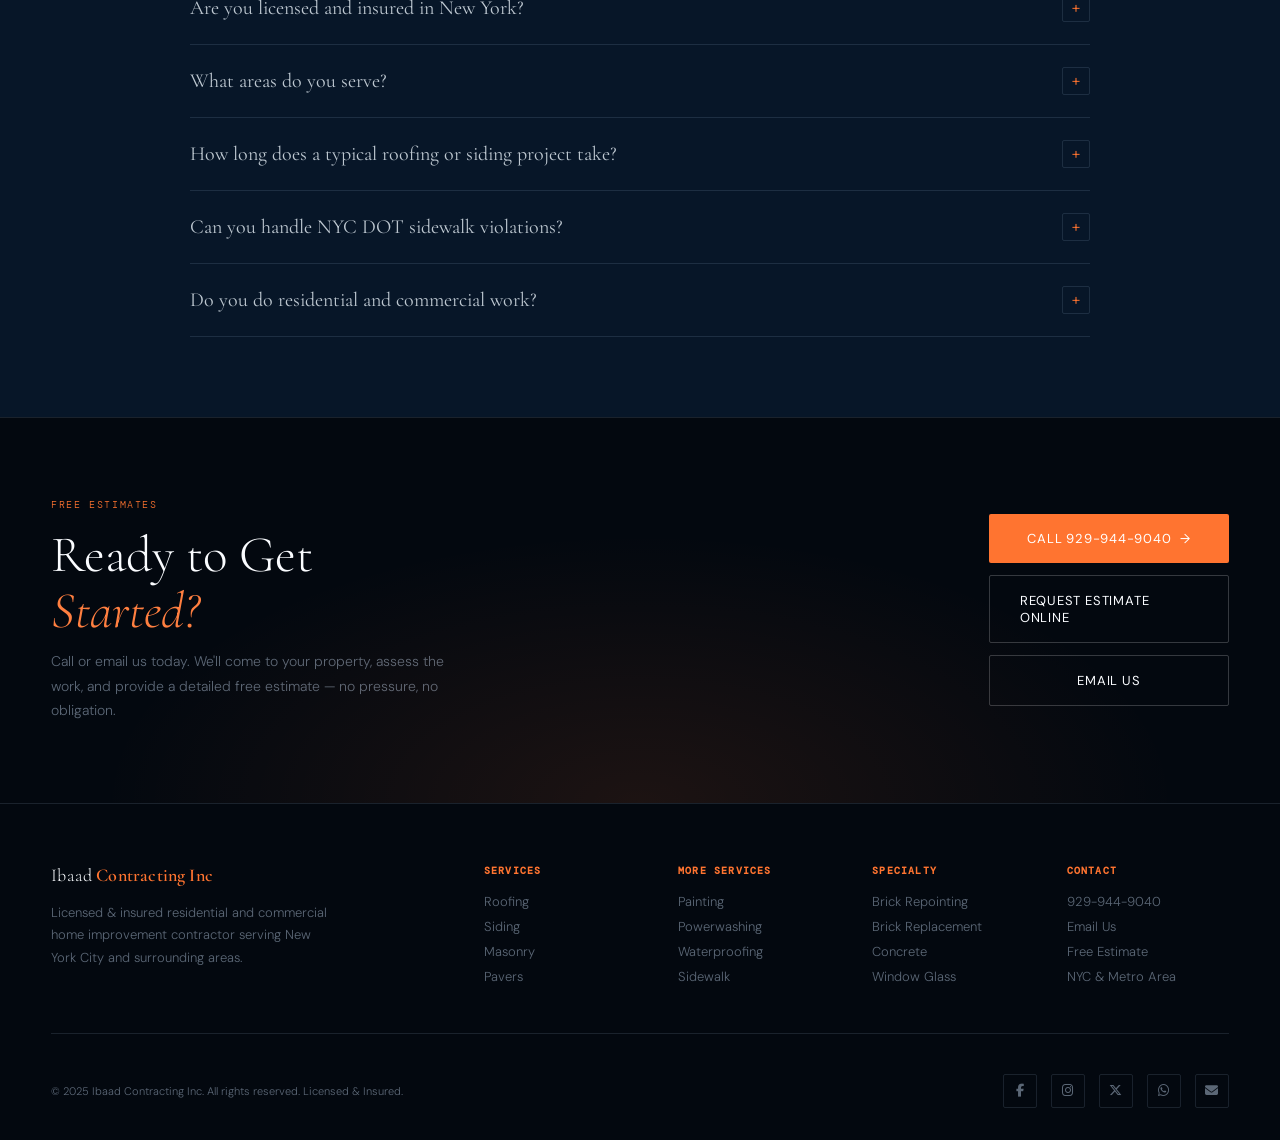
<file: services.html>
<!DOCTYPE html>
<html lang="en">
<head>
    <meta charset="UTF-8">
    <meta name="viewport" content="width=device-width, initial-scale=1.0">
    <title>Services — Ibaad Contracting Inc</title>
    <link rel="preconnect" href="https://fonts.googleapis.com">
    <link href="https://fonts.googleapis.com/css2?family=Cormorant+Garamond:ital,wght@0,300;0,400;0,500;0,600;1,300;1,400&family=DM+Sans:opsz,wght@9..40,300;9..40,400;9..40,500&family=DM+Mono:wght@300;400&display=swap" rel="stylesheet">
    <link rel="stylesheet" href="https://cdnjs.cloudflare.com/ajax/libs/font-awesome/6.5.0/css/all.min.css">
    <link rel="stylesheet" href="css/services.css">
</head>
<body>
    <div id="progress"></div>

    <!-- NAV -->
   <nav>
    <div class="nav-i">
        <a href="#" class="logo">
            <span class="lt">Ibaad <b>Contracting Inc</b></span>
        </a>

        <!-- NAV LINKS -->
        <div class="nav-links" id="navMenu">
            <a href="services.html">Services</a>
            <a href="projects.html">Projects</a>
            <a href="about.html">About</a>
            <a href="gallery.html">Gallery</a>
            <a href="#">Reviews</a>
            <a href="contact.html">Contact</a>
        </div>

        <!-- RIGHT SIDE -->
        <div class="nav-r">
            <a href="tel:9299449040" class="nav-tel">929 · 944 · 9040</a>
            <a href="tel:9299449040" class="btn btn-p">Free Estimate <span class="arr"></span></a>
        </div>

        <!-- HAMBURGER -->
        <div class="nav-toggle" id="navToggle">
            <span></span>
            <span></span>
            <span></span>
        </div>
    </div>
</nav>

<!-- NAV OVERLAY -->
<div class="nav-overlay" id="navOverlay"></div>

    <!-- PAGE HERO -->
    <section class="page-hero">
        <div class="page-hero-in">
            <div>
                <div class="ph-kicker">
                    <div class="ph-kicker-line"></div>
                    <span class="eyebrow">What We Do</span>
                </div>
                <h1>Complete<br>Home<br><em>Services.</em></h1>
            </div>
            <div class="ph-right">
                <p>From a single brick repoint to a full roof replacement, we handle every aspect of your property with craftsmanship, quality materials, and honest pricing. Serving residential and commercial clients across New York City.</p>
                <div class="ph-stats">
                    <div>
                        <div class="ph-stat-n">10+</div>
                        <div class="ph-stat-l">Services</div>
                    </div>
                    <div>
                        <div class="ph-stat-n">NYC</div>
                        <div class="ph-stat-l">Based</div>
                    </div>
                    <div>
                        <div class="ph-stat-n">Free</div>
                        <div class="ph-stat-l">Estimates</div>
                    </div>
                </div>
            </div>
        </div>
    </section>

    <!-- TICKER -->
    <div class="ticker">
        <div class="t-track">
            <div class="t-item"><span class="td"></span>Siding</div>
            <div class="t-item"><span class="td"></span><span class="tg">Licensed &amp; Insured</span></div>
            <div class="t-item"><span class="td"></span>Pavers</div>
            <div class="t-item"><span class="td"></span><span class="tg">Free Estimates</span></div>
            <div class="t-item"><span class="td"></span>Roofing</div>
            <div class="t-item"><span class="td"></span><span class="tg">Residential &amp; Commercial</span></div>
            <div class="t-item"><span class="td"></span>Painting</div>
            <div class="t-item"><span class="td"></span><span class="tg">929-944-9040</span></div>
            <div class="t-item"><span class="td"></span>Masonry</div>
            <div class="t-item"><span class="td"></span><span class="tg">Brick Repointing</span></div>
            <div class="t-item"><span class="td"></span>Sidewalk</div>
            <div class="t-item"><span class="td"></span><span class="tg">Powerwashing</span></div>
            <div class="t-item"><span class="td"></span>Waterproofing</div>
            <div class="t-item"><span class="td"></span><span class="tg">Brick Replacement</span></div>
            <div class="t-item"><span class="td"></span>Concrete Replacement</div>
            <div class="t-item"><span class="td"></span><span class="tg">Window Glass Replacement</span></div>
            <div class="t-item"><span class="td"></span>Siding</div>
            <div class="t-item"><span class="td"></span><span class="tg">Licensed &amp; Insured</span></div>
            <div class="t-item"><span class="td"></span>Pavers</div>
            <div class="t-item"><span class="td"></span><span class="tg">Free Estimates</span></div>
            <div class="t-item"><span class="td"></span>Roofing</div>
            <div class="t-item"><span class="td"></span><span class="tg">Residential &amp; Commercial</span></div>
            <div class="t-item"><span class="td"></span>Painting</div>
            <div class="t-item"><span class="td"></span><span class="tg">929-944-9040</span></div>
            <div class="t-item"><span class="td"></span>Masonry</div>
            <div class="t-item"><span class="td"></span><span class="tg">Brick Repointing</span></div>
        </div>
    </div>

    <!-- FILTER BAR -->
    <div class="filter-bar">
        <div class="filter-in">
            <span class="filter-lbl">Filter:</span>
            <button class="filter-btn active" data-filter="all">All Services</button>
            <button class="filter-btn" data-filter="exterior">Exterior</button>
            <button class="filter-btn" data-filter="masonry">Masonry</button>
            <button class="filter-btn" data-filter="interior">Interior</button>
            <button class="filter-btn" data-filter="commercial">Commercial</button>
            <button class="filter-btn" data-filter="residential">Residential</button>
        </div>
    </div>

    <!-- SERVICES -->
    <section class="svc-section">
        <div class="svc-in">

            <!-- CATEGORY: EXTERIOR & ROOFING -->
            <div class="svc-category" data-category="exterior residential commercial" id="cat-exterior">
                <div class="cat-hdr">
                    <span class="cat-num">01</span>
                    <h2 class="cat-title">Exterior &amp; <em>Roofing</em></h2>
                    <div class="cat-line"></div>
                </div>
                <div class="svc-grid featured">
                    <!-- Roofing -->
                    <div class="svc-card large">
                        <div class="svc-photo-wrap">
                            <div class="svc-photo" style="background-image:url('https://images.pexels.com/photos/1396132/pexels-photo-1396132.jpeg?auto=compress&cs=tinysrgb&w=900')"></div>
                            <div class="svc-card-overlay"></div>
                            <div class="svc-badge">Most Requested</div>
                        </div>
                        <div class="svc-body">
                            <div class="svc-icon-row">
                                <div class="svc-ico"><svg viewBox="0 0 24 24"><path d="M2.25 12l8.954-8.955c.44-.439 1.152-.439 1.591 0L21.75 12M4.5 9.75v10.125c0 .621.504 1.125 1.125 1.125H9.75v-4.875c0-.621.504-1.125 1.125-1.125h2.25c.621 0 1.125.504 1.125 1.125V21h4.125c.621 0 1.125-.504 1.125-1.125V9.75"/></svg></div>
                                <span class="svc-no-label">SVC — 01</span>
                            </div>
                            <h3>Roofing</h3>
                            <p>Full roof installations, repairs, and replacements using premium materials engineered to withstand every season New York can throw at your property.</p>
                            <div class="svc-bullets">
                                <div class="svc-bullet">Complete roof installation & full replacement</div>
                                <div class="svc-bullet">Emergency repairs and storm damage restoration</div>
                                <div class="svc-bullet">Flat, pitched, shingle, and metal roofing</div>
                                <div class="svc-bullet">Residential and commercial properties</div>
                            </div>
                            <div class="svc-tags"><span class="svc-tag">Residential</span><span class="svc-tag">Commercial</span><span class="svc-tag">Repairs</span><span class="svc-tag">Emergency</span></div>
                            <div class="svc-cta-row">
                                <a href="contact.html" class="svc-cta-link">Get Free Estimate <span class="arr"></span></a>
                                <span class="svc-avail">Available: <span>NYC Metro</span></span>
                            </div>
                        </div>
                    </div>
                    <!-- Siding -->
                    <div class="svc-card large">
                        <div class="svc-photo-wrap">
                            <div class="svc-photo" style="background-image:url('https://images.pexels.com/photos/1029599/pexels-photo-1029599.jpeg?auto=compress&cs=tinysrgb&w=900')"></div>
                            <div class="svc-card-overlay"></div>
                        </div>
                        <div class="svc-body">
                            <div class="svc-icon-row">
                                <div class="svc-ico"><svg viewBox="0 0 24 24"><path d="M3.75 21h16.5M4.5 3h15M5.25 3v18m13.5-18v18M9 6.75h1.5m-1.5 3h1.5m-1.5 3h1.5m3-6H15m-1.5 3H15m-1.5 3H15"/></svg></div>
                                <span class="svc-no-label">SVC — 02</span>
                            </div>
                            <h3>Siding</h3>
                            <p>Protect and beautify your home with professional siding installation and repair across a wide range of materials and custom finishes to match your aesthetic.</p>
                            <div class="svc-bullets">
                                <div class="svc-bullet">Vinyl, fiber cement, and wood siding</div>
                                <div class="svc-bullet">Full siding replacement and partial repairs</div>
                                <div class="svc-bullet">Insulated siding for energy efficiency</div>
                                <div class="svc-bullet">Color matching on existing structures</div>
                            </div>
                            <div class="svc-tags"><span class="svc-tag">Vinyl</span><span class="svc-tag">Fiber Cement</span><span class="svc-tag">Wood</span><span class="svc-tag">Insulated</span></div>
                            <div class="svc-cta-row">
                                <a href="contact.html" class="svc-cta-link">Get Free Estimate <span class="arr"></span></a>
                                <span class="svc-avail">Available: <span>NYC Metro</span></span>
                            </div>
                        </div>
                    </div>
                </div>
            </div>

            <!-- CATEGORY: MASONRY -->
            <div class="svc-category" data-category="masonry exterior residential commercial" id="cat-masonry">
                <div class="cat-hdr">
                    <span class="cat-num">02</span>
                    <h2 class="cat-title">Masonry &amp; <em>Brickwork</em></h2>
                    <div class="cat-line"></div>
                </div>
                <div class="svc-grid" style="grid-template-columns: repeat(3,1fr)">
                    <!-- Brick Repointing -->
                    <div class="svc-card">
                        <div class="svc-photo-wrap">
                            <div class="svc-photo-fallback">
                                <svg viewBox="0 0 24 24"><path d="M6.429 9.75L2.25 12l4.179 2.25m0-4.5l5.571 3 5.571-3m-11.142 0L2.25 7.5 12 2.25l9.75 5.25-4.179 2.25m0 0L21.75 12l-4.179 2.25m0 0l4.179 2.25L12 21.75 2.25 16.5l4.179-2.25m11.142 0l-5.571 3-5.571-3"/></svg>
                            </div>
                        </div>
                        <div class="svc-body">
                            <div class="svc-icon-row">
                                <div class="svc-ico"><svg viewBox="0 0 24 24"><path d="M6.429 9.75L2.25 12l4.179 2.25m0-4.5l5.571 3 5.571-3m-11.142 0L2.25 7.5 12 2.25l9.75 5.25-4.179 2.25m0 0L21.75 12l-4.179 2.25m0 0l4.179 2.25L12 21.75 2.25 16.5l4.179-2.25m11.142 0l-5.571 3-5.571-3"/></svg></div>
                                <span class="svc-no-label">SVC — 03</span>
                            </div>
                            <h3>Brick Repointing</h3>
                            <p>Restore and strengthen your mortar joints with expert repointing. Prevents water penetration and structural damage while renewing your building's appearance.</p>
                            <div class="svc-bullets">
                                <div class="svc-bullet">Full and spot mortar repointing</div>
                                <div class="svc-bullet">Historic and period-matched mortars</div>
                                <div class="svc-bullet">Prevents water intrusion & structural decay</div>
                            </div>
                            <div class="svc-tags"><span class="svc-tag">Residential</span><span class="svc-tag">Commercial</span><span class="svc-tag">Historic</span></div>
                            <div class="svc-cta-row">
                                <a href="contact.html" class="svc-cta-link">Get Free Estimate <span class="arr"></span></a>
                                <span class="svc-avail">Available: <span>NYC Metro</span></span>
                            </div>
                        </div>
                    </div>
                    <!-- Brick Replacement -->
                    <div class="svc-card">
                        <div class="svc-photo-wrap">
                            <div class="svc-photo-fallback">
                                <svg viewBox="0 0 24 24"><path d="M2.25 18.75a60.07 60.07 0 0115.797 2.101c.727.198 1.453-.342 1.453-1.096V18.75M3.75 4.5v.75A.75.75 0 013 6h-.75m0 0v-.375c0-.621.504-1.125 1.125-1.125H20.25M2.25 6v9m18-10.5v.75c0 .414.336.75.75.75h.75m-1.5-1.5h.375c.621 0 1.125.504 1.125 1.125v9.75c0 .621-.504 1.125-1.125 1.125h-.375m1.5-1.5H21a.75.75 0 01-.75.75h-.75m0-1.5h.375a.375.375 0 01.375.375v.375a.375.375 0 01-.375.375H20.25"/></svg>
                            </div>
                        </div>
                        <div class="svc-body">
                            <div class="svc-icon-row">
                                <div class="svc-ico"><svg viewBox="0 0 24 24"><path d="M2.25 18.75a60.07 60.07 0 0115.797 2.101c.727.198 1.453-.342 1.453-1.096V18.75M3.75 4.5v.75A.75.75 0 013 6h-.75"/></svg></div>
                                <span class="svc-no-label">SVC — 04</span>
                            </div>
                            <h3>Brick Replacement</h3>
                            <p>Replace damaged, spalled, or cracked bricks with precision matching to preserve the integrity and aesthetics of your structure.</p>
                            <div class="svc-bullets">
                                <div class="svc-bullet">Individual and section brick replacement</div>
                                <div class="svc-bullet">Color and texture matching</div>
                                <div class="svc-bullet">Structural brick repair and rebuilding</div>
                            </div>
                            <div class="svc-tags"><span class="svc-tag">Residential</span><span class="svc-tag">Commercial</span><span class="svc-tag">Same Day</span></div>
                            <div class="svc-cta-row">
                                <a href="contact.html" class="svc-cta-link">Get Free Estimate <span class="arr"></span></a>
                                <span class="svc-avail">Available: <span>NYC Metro</span></span>
                            </div>
                        </div>
                    </div>
                    <!-- Full Masonry -->
                    <div class="svc-card">
                        <div class="svc-photo-wrap">
                            <div class="svc-photo-fallback">
                                <svg viewBox="0 0 24 24"><path d="M3.75 21h16.5M4.5 3h15M5.25 3v18m13.5-18v18"/></svg>
                            </div>
                        </div>
                        <div class="svc-body">
                            <div class="svc-icon-row">
                                <div class="svc-ico"><svg viewBox="0 0 24 24"><path d="M3.75 21h16.5M4.5 3h15M5.25 3v18m13.5-18v18"/></svg></div>
                                <span class="svc-no-label">SVC — 05</span>
                            </div>
                            <h3>Full Masonry Work</h3>
                            <p>Complete masonry services including new construction, retaining walls, steps, stoops, and chimney work using the finest brick and stone materials.</p>
                            <div class="svc-bullets">
                                <div class="svc-bullet">New walls, steps, and stoops</div>
                                <div class="svc-bullet">Chimney repair and rebuilding</div>
                                <div class="svc-bullet">Stone and block work</div>
                            </div>
                            <div class="svc-tags"><span class="svc-tag">Brick</span><span class="svc-tag">Stone</span><span class="svc-tag">Chimney</span></div>
                            <div class="svc-cta-row">
                                <a href="contact.html" class="svc-cta-link">Get Free Estimate <span class="arr"></span></a>
                                <span class="svc-avail">Available: <span>NYC Metro</span></span>
                            </div>
                        </div>
                    </div>
                </div>
            </div>

            <!-- CATEGORY: CONCRETE & PAVERS -->
            <div class="svc-category" data-category="exterior residential commercial" id="cat-concrete">
                <div class="cat-hdr">
                    <span class="cat-num">03</span>
                    <h2 class="cat-title">Concrete, Pavers &amp; <em>Sidewalk</em></h2>
                    <div class="cat-line"></div>
                </div>
                <div class="svc-grid" style="grid-template-columns: repeat(3,1fr)">
                    <div class="svc-card">
                        <div class="svc-photo-wrap">
                            <div class="svc-photo" style="background-image:url('https://images.pexels.com/photos/209296/pexels-photo-209296.jpeg?auto=compress&cs=tinysrgb&w=900')"></div>
                            <div class="svc-card-overlay"></div>
                        </div>
                        <div class="svc-body">
                            <div class="svc-icon-row">
                                <div class="svc-ico"><svg viewBox="0 0 24 24"><path d="M2.25 18L9 11.25l4.306 4.307a11.95 11.95 0 015.814-5.519l2.74-1.22m0 0l-5.94-2.28m5.94 2.28l-2.28 5.941"/></svg></div>
                                <span class="svc-no-label">SVC — 06</span>
                            </div>
                            <h3>Sidewalk &amp; Concrete</h3>
                            <p>DOT-compliant sidewalk repair and replacement, concrete driveways, slabs, and new concrete installations done right the first time.</p>
                            <div class="svc-bullets">
                                <div class="svc-bullet">NYC DOT violation repair & resolution</div>
                                <div class="svc-bullet">New concrete sidewalks and driveways</div>
                                <div class="svc-bullet">Concrete slab replacement</div>
                            </div>
                            <div class="svc-tags"><span class="svc-tag">DOT Compliant</span><span class="svc-tag">Residential</span><span class="svc-tag">Commercial</span></div>
                            <div class="svc-cta-row">
                                <a href="contact.html" class="svc-cta-link">Get Free Estimate <span class="arr"></span></a>
                                <span class="svc-avail">Available: <span>NYC Metro</span></span>
                            </div>
                        </div>
                    </div>
                    <div class="svc-card">
                        <div class="svc-photo-wrap">
                            <div class="svc-photo" style="background-image:url('https://images.pexels.com/photos/1563356/pexels-photo-1563356.jpeg?auto=compress&cs=tinysrgb&w=900')"></div>
                            <div class="svc-card-overlay"></div>
                        </div>
                        <div class="svc-body">
                            <div class="svc-icon-row">
                                <div class="svc-ico"><svg viewBox="0 0 24 24"><path d="M3.75 6.75h16.5M3.75 12h16.5m-16.5 5.25h16.5"/></svg></div>
                                <span class="svc-no-label">SVC — 07</span>
                            </div>
                            <h3>Pavers</h3>
                            <p>Custom paver installations for driveways, patios, walkways, and pool areas that add beauty and significant value to your property.</p>
                            <div class="svc-bullets">
                                <div class="svc-bullet">Concrete, brick, and natural stone pavers</div>
                                <div class="svc-bullet">Custom patterns and designs</div>
                                <div class="svc-bullet">Paver repair and relaying</div>
                            </div>
                            <div class="svc-tags"><span class="svc-tag">Driveways</span><span class="svc-tag">Patios</span><span class="svc-tag">Walkways</span></div>
                            <div class="svc-cta-row">
                                <a href="contact.html" class="svc-cta-link">Get Free Estimate <span class="arr"></span></a>
                                <span class="svc-avail">Available: <span>NYC Metro</span></span>
                            </div>
                        </div>
                    </div>
                    <div class="svc-card">
                        <div class="svc-photo-wrap">
                            <div class="svc-photo" style="background-image:url('https://images.pexels.com/photos/271816/pexels-photo-271816.jpeg?auto=compress&cs=tinysrgb&w=900')"></div>
                            <div class="svc-card-overlay"></div>
                            <div class="svc-badge">Fast Turnaround</div>
                        </div>
                        <div class="svc-body">
                            <div class="svc-icon-row">
                                <div class="svc-ico"><svg viewBox="0 0 24 24"><path d="M3.75 3.75v4.5m0-4.5h4.5m-4.5 0L9 9M3.75 20.25v-4.5m0 4.5h4.5m-4.5 0L9 15M20.25 3.75h-4.5m4.5 0v4.5m0-4.5L15 9m5.25 11.25h-4.5m4.5 0v-4.5m0 4.5L15 15"/></svg></div>
                                <span class="svc-no-label">SVC — 08</span>
                            </div>
                            <h3>Window Glass Replacement</h3>
                            <p>Fast, professional window glass replacement for broken, cracked, or fogged glass in homes and commercial buildings. Same-day service available.</p>
                            <div class="svc-bullets">
                                <div class="svc-bullet">Single and double-pane glass</div>
                                <div class="svc-bullet">Storefront and commercial glass</div>
                                <div class="svc-bullet">Same-day emergency service</div>
                            </div>
                            <div class="svc-tags"><span class="svc-tag">Residential</span><span class="svc-tag">Commercial</span><span class="svc-tag">Same Day</span></div>
                            <div class="svc-cta-row">
                                <a href="contact.html" class="svc-cta-link">Get Free Estimate <span class="arr"></span></a>
                                <span class="svc-avail">Available: <span>NYC Metro</span></span>
                            </div>
                        </div>
                    </div>
                </div>
            </div>

            <!-- CATEGORY: PAINT, WASH, WATERPROOF -->
            <div class="svc-category" data-category="interior exterior residential commercial" id="cat-interior">
                <div class="cat-hdr">
                    <span class="cat-num">04</span>
                    <h2 class="cat-title">Painting, Cleaning &amp; <em>Waterproofing</em></h2>
                    <div class="cat-line"></div>
                </div>
                <div class="svc-grid" style="grid-template-columns: repeat(3,1fr)">
                    <div class="svc-card">
                        <div class="svc-photo-wrap">
                            <div class="svc-photo" style="background-image:url('https://images.pexels.com/photos/1669754/pexels-photo-1669754.jpeg?auto=compress&cs=tinysrgb&w=900')"></div>
                            <div class="svc-card-overlay"></div>
                        </div>
                        <div class="svc-body">
                            <div class="svc-icon-row">
                                <div class="svc-ico"><svg viewBox="0 0 24 24"><path d="M9.53 16.122a3 3 0 00-5.78 1.128 2.25 2.25 0 01-2.4 2.245 4.5 4.5 0 008.4-2.245c0-.399-.078-.78-.22-1.128zm0 0a15.998 15.998 0 003.388-1.62m-5.043-.025a15.994 15.994 0 011.622-3.395m3.42 3.42a15.995 15.995 0 004.764-4.648l3.876-5.814a1.151 1.151 0 00-1.597-1.597L14.146 6.32a15.996 15.996 0 00-4.649 4.763m3.42 3.42a6.776 6.776 0 00-3.42-3.42"/></svg></div>
                                <span class="svc-no-label">SVC — 09</span>
                            </div>
                            <h3>Painting</h3>
                            <p>Interior and exterior painting that refreshes and protects your property with premium paints, proper surface prep, and flawless, long-lasting finishes.</p>
                            <div class="svc-bullets">
                                <div class="svc-bullet">Interior walls, ceilings, and trim</div>
                                <div class="svc-bullet">Exterior house and building painting</div>
                                <div class="svc-bullet">Commercial and multi-unit painting</div>
                            </div>
                            <div class="svc-tags"><span class="svc-tag">Interior</span><span class="svc-tag">Exterior</span><span class="svc-tag">Commercial</span></div>
                            <div class="svc-cta-row">
                                <a href="contact.html" class="svc-cta-link">Get Free Estimate <span class="arr"></span></a>
                                <span class="svc-avail">Available: <span>NYC Metro</span></span>
                            </div>
                        </div>
                    </div>
                    <div class="svc-card">
                        <div class="svc-photo-wrap">
                            <div class="svc-photo-fallback">
                                <svg viewBox="0 0 24 24"><path d="M12 3v2.25m6.364.386l-1.591 1.591M21 12h-2.25m-.386 6.364l-1.591-1.591M12 18.75V21m-4.773-4.227l-1.591 1.591M5.25 12H3m4.227-4.773L5.636 5.636"/></svg>
                            </div>
                        </div>
                        <div class="svc-body">
                            <div class="svc-icon-row">
                                <div class="svc-ico"><svg viewBox="0 0 24 24"><path d="M12 3v2.25m6.364.386l-1.591 1.591M21 12h-2.25"/></svg></div>
                                <span class="svc-no-label">SVC — 10</span>
                            </div>
                            <h3>Powerwashing</h3>
                            <p>High-pressure powerwashing to deep-clean driveways, sidewalks, decks, siding, and building exteriors — restoring surfaces to like-new condition.</p>
                            <div class="svc-bullets">
                                <div class="svc-bullet">Building and facade washing</div>
                                <div class="svc-bullet">Driveway and sidewalk cleaning</div>
                                <div class="svc-bullet">Deck, patio, and paver cleaning</div>
                            </div>
                            <div class="svc-tags"><span class="svc-tag">Driveways</span><span class="svc-tag">Sidewalks</span><span class="svc-tag">Exteriors</span></div>
                            <div class="svc-cta-row">
                                <a href="contact.html" class="svc-cta-link">Get Free Estimate <span class="arr"></span></a>
                                <span class="svc-avail">Available: <span>NYC Metro</span></span>
                            </div>
                        </div>
                    </div>
                    <div class="svc-card">
                        <div class="svc-photo-wrap">
                            <div class="svc-photo" style="background-image:url('https://images.pexels.com/photos/2850347/pexels-photo-2850347.jpeg?auto=compress&cs=tinysrgb&w=900')"></div>
                            <div class="svc-card-overlay"></div>
                        </div>
                        <div class="svc-body">
                            <div class="svc-icon-row">
                                <div class="svc-ico"><svg viewBox="0 0 24 24"><path d="M5.636 5.636a9 9 0 1012.728 12.728M5.636 5.636a9 9 0 0112.728 12.728M5.636 5.636L12 12m6.364 6.364L12 12"/></svg></div>
                                <span class="svc-no-label">SVC — 11</span>
                            </div>
                            <h3>Waterproofing</h3>
                            <p>Protect your basement, foundation, and exterior walls from water intrusion with professional-grade waterproofing systems that keep your property dry for years.</p>
                            <div class="svc-bullets">
                                <div class="svc-bullet">Basement and foundation waterproofing</div>
                                <div class="svc-bullet">Exterior wall sealants and membranes</div>
                                <div class="svc-bullet">French drains and drainage solutions</div>
                            </div>
                            <div class="svc-tags"><span class="svc-tag">Basement</span><span class="svc-tag">Foundation</span><span class="svc-tag">Walls</span></div>
                            <div class="svc-cta-row">
                                <a href="contact.html" class="svc-cta-link">Get Free Estimate <span class="arr"></span></a>
                                <span class="svc-avail">Available: <span>NYC Metro</span></span>
                            </div>
                        </div>
                    </div>
                </div>
            </div>

        </div>
    </section>

    <!-- PROCESS STRIP -->
    <section class="proc-strip">
        <div class="proc-strip-in">
            <div class="proc-strip-hdr reveal">
                <div class="eyebrow">How It Works</div>
                <h2>Our Simple <em>Process</em></h2>
            </div>
            <div class="proc-steps reveal">
                <div class="proc-step-item">
                    <div class="proc-node-wrap done">
                        <svg viewBox="0 0 24 24"><path d="M2.25 6.75c0 8.284 6.716 15 15 15h2.25a2.25 2.25 0 002.25-2.25v-1.372c0-.516-.351-.966-.852-1.091l-4.423-1.106c-.44-.11-.902.055-1.173.417l-.97 1.293c-.282.376-.769.542-1.21.38a12.035 12.035 0 01-7.143-7.143c-.162-.441.004-.928.38-1.21l1.293-.97c.363-.271.527-.734.417-1.173L6.963 3.102a1.125 1.125 0 00-1.091-.852H4.5A2.25 2.25 0 002.25 4.5v2.25z"/></svg>
                    </div>
                    <div class="proc-sn">01</div>
                    <div class="proc-st">Contact Us</div>
                    <div class="proc-sd">Call 929-944-9040 or email to discuss your project needs.</div>
                </div>
                <div class="proc-step-item">
                    <div class="proc-node-wrap done">
                        <svg viewBox="0 0 24 24"><path d="M2.25 12l8.954-8.955c.44-.439 1.152-.439 1.591 0L21.75 12M4.5 9.75v10.125c0 .621.504 1.125 1.125 1.125H9.75v-4.875"/></svg>
                    </div>
                    <div class="proc-sn">02</div>
                    <div class="proc-st">Site Visit</div>
                    <div class="proc-sd">We assess your property and document the scope of work needed.</div>
                </div>
                <div class="proc-step-item">
                    <div class="proc-node-wrap done">
                        <svg viewBox="0 0 24 24"><path d="M9 12h3.75M9 15h3.75M9 18h3.75m3 .75H18a2.25 2.25 0 002.25-2.25V6.108c0-1.135-.845-2.098-1.976-2.192"/></svg>
                    </div>
                    <div class="proc-sn">03</div>
                    <div class="proc-st">Free Estimate</div>
                    <div class="proc-sd">You receive a detailed, itemized estimate — no hidden costs.</div>
                </div>
                <div class="proc-step-item">
                    <div class="proc-node-wrap">
                        <svg viewBox="0 0 24 24"><path d="M11.42 15.17L17.25 21A2.652 2.652 0 0021 17.25l-5.877-5.877M11.42 15.17l2.496-3.03c.317-.384.74-.626 1.208-.766"/></svg>
                    </div>
                    <div class="proc-sn">04</div>
                    <div class="proc-st">Work Begins</div>
                    <div class="proc-sd">Our skilled crew starts work on schedule with quality materials.</div>
                </div>
                <div class="proc-step-item">
                    <div class="proc-node-wrap">
                        <svg viewBox="0 0 24 24"><path d="M9 12.75L11.25 15 15 9.75M21 12a9 9 0 11-18 0 9 9 0 0118 0z"/></svg>
                    </div>
                    <div class="proc-sn">05</div>
                    <div class="proc-st">Final Walkthrough</div>
                    <div class="proc-sd">We walk through the completed work with you before signing off.</div>
                </div>
            </div>
        </div>
    </section>

    <!-- FAQ -->
    <section class="faq-section">
        <div class="faq-in">
            <div class="faq-hdr reveal">
                <div class="eyebrow">Common Questions</div>
                <h2>Services <em>FAQ</em></h2>
            </div>
            <div class="faq-list">
                <div class="faq-item">
                    <div class="faq-q" onclick="toggleFaq(this)">
                        <span class="faq-q-text">Do you offer free estimates for all services?</span>
                        <div class="faq-icon">+</div>
                    </div>
                    <div class="faq-a">Yes — every estimate is completely free and comes with no obligation. We visit your property, assess the work needed, and provide a detailed written quote. Call 929-944-9040 or use our contact form to schedule yours.</div>
                </div>
                <div class="faq-item">
                    <div class="faq-q" onclick="toggleFaq(this)">
                        <span class="faq-q-text">Are you licensed and insured in New York?</span>
                        <div class="faq-icon">+</div>
                    </div>
                    <div class="faq-a">Absolutely. Ibaad Contracting Inc is fully licensed by the State of New York and carries comprehensive liability insurance and workers' compensation coverage. We're happy to provide proof of insurance upon request.</div>
                </div>
                <div class="faq-item">
                    <div class="faq-q" onclick="toggleFaq(this)">
                        <span class="faq-q-text">What areas do you serve?</span>
                        <div class="faq-icon">+</div>
                    </div>
                    <div class="faq-a">We serve all five boroughs of New York City — Manhattan, Brooklyn, Queens, The Bronx, and Staten Island — as well as surrounding metro areas including Long Island, Westchester, and parts of New Jersey. Call us to confirm service availability in your specific area.</div>
                </div>
                <div class="faq-item">
                    <div class="faq-q" onclick="toggleFaq(this)">
                        <span class="faq-q-text">How long does a typical roofing or siding project take?</span>
                        <div class="faq-icon">+</div>
                    </div>
                    <div class="faq-a">Project timelines vary based on scope and size. A typical residential roof replacement takes 1–3 days. Siding projects usually take 3–7 days for a full house. We'll provide a specific timeline during your free estimate and keep you updated throughout the project.</div>
                </div>
                <div class="faq-item">
                    <div class="faq-q" onclick="toggleFaq(this)">
                        <span class="faq-q-text">Can you handle NYC DOT sidewalk violations?</span>
                        <div class="faq-icon">+</div>
                    </div>
                    <div class="faq-a">Yes. We specialize in NYC DOT-compliant sidewalk repair and replacement. We'll handle everything from the repair work to ensuring it meets DOT standards. Call us as soon as you receive a violation notice to avoid additional fines.</div>
                </div>
                <div class="faq-item">
                    <div class="faq-q" onclick="toggleFaq(this)">
                        <span class="faq-q-text">Do you do residential and commercial work?</span>
                        <div class="faq-icon">+</div>
                    </div>
                    <div class="faq-a">Yes — we work on both residential properties (single-family homes, townhouses, co-ops, condos) and commercial properties (office buildings, retail, multi-unit residential). Our team is experienced with the unique requirements of both property types.</div>
                </div>
            </div>
        </div>
    </section>

    <!-- CTA STRIP -->
    <section class="cta-strip">
        <div class="cta-strip-in">
            <div>
                <div class="eyebrow" style="margin-bottom:16px">Free Estimates</div>
                <h2>Ready to Get<br><em>Started?</em></h2>
                <p>Call or email us today. We'll come to your property, assess the work, and provide a detailed free estimate — no pressure, no obligation.</p>
            </div>
            <div class="cta-strip-acts">
                <a href="tel:9299449040" class="btn btn-p">Call 929-944-9040 <span class="arr"></span></a>
                <a href="contact.html" class="btn btn-ghost">Request Estimate Online</a>
                <a href="mailto:ibaadcontractingcorp@gmail.com" class="btn btn-ghost">Email Us</a>
            </div>
        </div>
    </section>

    <!-- FOOTER -->
 <footer>
        <div class="foot-in">
            <div class="foot-top">
                <div class="foot-brand">
                    <div class="logo"><span class="lt">Ibaad <b>Contracting Inc</b></span></div>
                    <p>Licensed &amp; insured residential and commercial home improvement contractor serving New York City and surrounding areas.</p>
                </div>
                <div class="foot-links">
                    <div class="fcol">
                        <h5>Services</h5>
                        <a href="#">Roofing</a><a href="#">Siding</a><a href="#">Masonry</a><a href="#">Pavers</a>
                    </div>
                    <div class="fcol">
                        <h5>More Services</h5>
                        <a href="#">Painting</a><a href="#">Powerwashing</a><a href="#">Waterproofing</a><a href="#">Sidewalk</a>
                    </div>
                    <div class="fcol">
                        <h5>Specialty</h5>
                        <a href="#">Brick Repointing</a><a href="#">Brick Replacement</a><a href="#">Concrete</a><a href="#">Window Glass</a>
                    </div>
                    <div class="fcol">
                        <h5>Contact</h5>
                        <a href="tel:9299449040">929-944-9040</a>
                      
                        <a href="mailto:ibaadcontractingcorp@gmail.com">Email Us</a>
                        <a href="#">Free Estimate</a>
                        <a href="#">NYC &amp; Metro Area</a>
                    </div>
                </div>
            </div>
            <div class="foot-bot">
                <span class="foot-copy">© 2025 Ibaad Contracting Inc. All rights reserved. Licensed &amp; Insured.</span>
                <div class="social-icons">
                    <a href="#" target="_blank"><i class="fab fa-facebook-f"></i></a>
                    <a href="#" target="_blank"><i class="fab fa-instagram"></i></a>
                    <a href="#" target="_blank"><i class="fab fa-x-twitter"></i></a>
                    <a href="#" target="_blank"><i class="fab fa-whatsapp"></i></a>
                    <a href="mailto:ibaadcontractingcorp@gmail.com"><i class="fas fa-envelope"></i></a>
                </div>
            </div>
        </div>
    </footer>
<script src="js/services.js"></script>
</body>
</html>
</file>
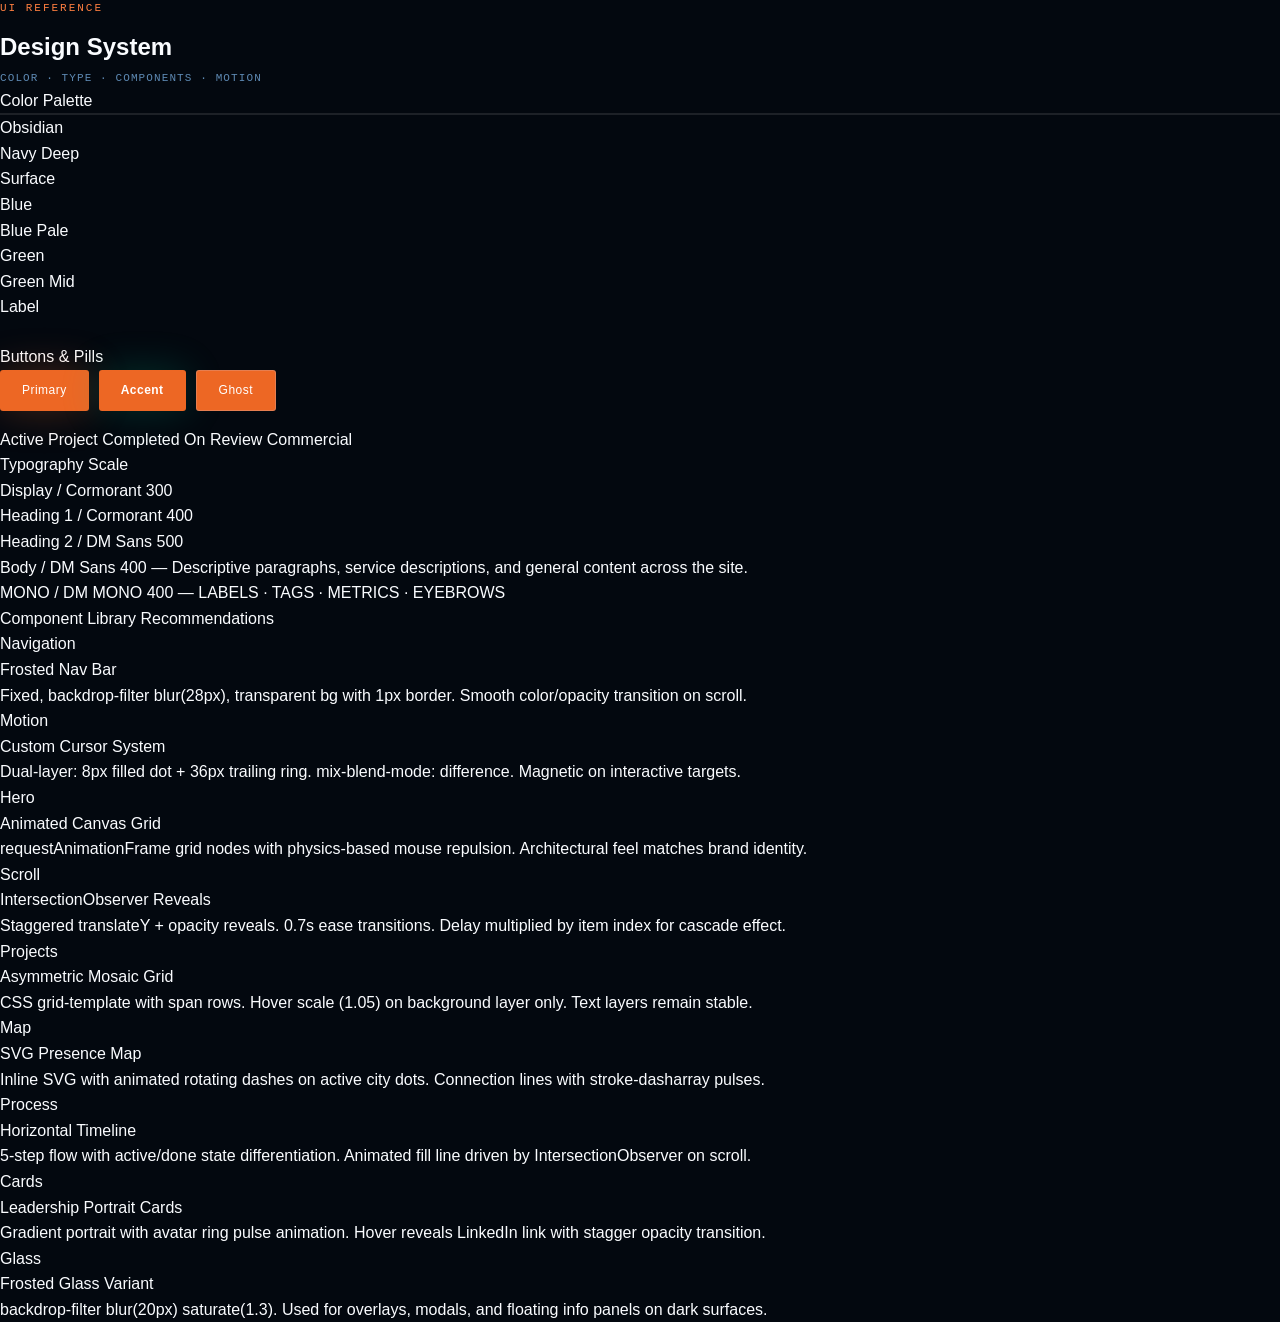
<file: branding/ui.html>
<!DOCTYPE html>
<html lang="en">
<head>
    <meta charset="UTF-8">
    <meta name="viewport" content="width=device-width, initial-scale=1.0">
    <title>UI reference</title>
    <link rel="stylesheet" href="../css/style.css">
</head>
<body>
      <!-- ══════════════════════
     DESIGN SYSTEM
══════════════════════ -->
    <section class="ds">
        <div class="ds-in">
            <div class="ds-hdr">
                <div class="eyebrow" style="margin-bottom:10px">UI Reference</div>
                <h2>Design System</h2>
                <p style="font-family:var(--mono);font-size:11px;color:var(--lb);letter-spacing:.1em;margin-top:4px">
                    COLOR · TYPE · COMPONENTS · MOTION</p>
            </div>
            <div class="ds-2col">
                <div>
                    <div class="ds-sec">Color Palette</div>
                    <div class="swatch-row">
                        <div class="sw">
                            <div class="sw-c" style="background:#03080F;border:1px solid rgba(255,255,255,.1)"></div>
                            <div class="sw-l">Obsidian</div>
                        </div>
                        <div class="sw">
                            <div class="sw-c" style="background:#040D1A"></div>
                            <div class="sw-l">Navy Deep</div>
                        </div>
                        <div class="sw">
                            <div class="sw-c" style="background:#0A1E35"></div>
                            <div class="sw-l">Surface</div>
                        </div>
                        <div class="sw">
                            <div class="sw-c" style="background:#0A5FFF"></div>
                            <div class="sw-l">Blue</div>
                        </div>
                        <div class="sw">
                            <div class="sw-c" style="background:#3D8BFF"></div>
                            <div class="sw-l">Blue Pale</div>
                        </div>
                        <div class="sw">
                            <div class="sw-c" style="background:#00C896"></div>
                            <div class="sw-l">Green</div>
                        </div>
                        <div class="sw">
                            <div class="sw-c" style="background:#00E0A8"></div>
                            <div class="sw-l">Green Mid</div>
                        </div>
                        <div class="sw">
                            <div class="sw-c" style="background:#5E8AB4"></div>
                            <div class="sw-l">Label</div>
                        </div>
                    </div>
                    <div style="margin-top:24px;">
                        <div class="ds-sec">Buttons &amp; Pills</div>
                        <div style="display:flex;gap:10px;flex-wrap:wrap;margin-bottom:16px;">
                            <a href="#" class="btn btn-p" style="font-size:12px;padding:10px 22px;">Primary</a>
                            <a href="#" class="btn btn-g" style="font-size:12px;padding:10px 22px;">Accent</a>
                            <a href="#" class="btn btn-ghost" style="font-size:12px;padding:10px 22px;">Ghost</a>
                        </div>
                        <div class="comp-pills">
                            <span class="pill pill-b">Active Project</span>
                            <span class="pill pill-g">Completed</span>
                            <span class="pill pill-ghost">On Review</span>
                            <span class="pill pill-w">Commercial</span>
                        </div>
                    </div>
                </div>
                <div>
                    <div class="ds-sec">Typography Scale</div>
                    <div class="type-row">
                        <div class="td-disp">Display / Cormorant 300</div>
                        <div class="td-h1">Heading 1 / Cormorant 400</div>
                        <div class="td-h2">Heading 2 / DM Sans 500</div>
                        <div class="td-body">Body / DM Sans 400 — Descriptive paragraphs, service descriptions, and
                            general content across the site.</div>
                        <div class="td-mono">MONO / DM MONO 400 — LABELS · TAGS · METRICS · EYEBROWS</div>
                    </div>
                </div>
            </div>
            <div class="ds-sec">Component Library Recommendations</div>
            <div class="comp-grid">
                <div class="comp-item">
                    <div class="comp-tag">Navigation</div>
                    <div class="comp-title">Frosted Nav Bar</div>
                    <div class="comp-desc">Fixed, backdrop-filter blur(28px), transparent bg with 1px border. Smooth
                        color/opacity transition on scroll.</div>
                </div>
                <div class="comp-item">
                    <div class="comp-tag">Motion</div>
                    <div class="comp-title">Custom Cursor System</div>
                    <div class="comp-desc">Dual-layer: 8px filled dot + 36px trailing ring. mix-blend-mode: difference.
                        Magnetic on interactive targets.</div>
                </div>
                <div class="comp-item">
                    <div class="comp-tag">Hero</div>
                    <div class="comp-title">Animated Canvas Grid</div>
                    <div class="comp-desc">requestAnimationFrame grid nodes with physics-based mouse repulsion.
                        Architectural feel matches brand identity.</div>
                </div>
                <div class="comp-item">
                    <div class="comp-tag">Scroll</div>
                    <div class="comp-title">IntersectionObserver Reveals</div>
                    <div class="comp-desc">Staggered translateY + opacity reveals. 0.7s ease transitions. Delay
                        multiplied by item index for cascade effect.</div>
                </div>
                <div class="comp-item">
                    <div class="comp-tag">Projects</div>
                    <div class="comp-title">Asymmetric Mosaic Grid</div>
                    <div class="comp-desc">CSS grid-template with span rows. Hover scale (1.05) on background layer
                        only. Text layers remain stable.</div>
                </div>
                <div class="comp-item">
                    <div class="comp-tag">Map</div>
                    <div class="comp-title">SVG Presence Map</div>
                    <div class="comp-desc">Inline SVG with animated rotating dashes on active city dots. Connection
                        lines with stroke-dasharray pulses.</div>
                </div>
                <div class="comp-item">
                    <div class="comp-tag">Process</div>
                    <div class="comp-title">Horizontal Timeline</div>
                    <div class="comp-desc">5-step flow with active/done state differentiation. Animated fill line driven
                        by IntersectionObserver on scroll.</div>
                </div>
                <div class="comp-item">
                    <div class="comp-tag">Cards</div>
                    <div class="comp-title">Leadership Portrait Cards</div>
                    <div class="comp-desc">Gradient portrait with avatar ring pulse animation. Hover reveals LinkedIn
                        link with stagger opacity transition.</div>
                </div>
                <div class="comp-item">
                    <div class="comp-tag">Glass</div>
                    <div class="comp-title">Frosted Glass Variant</div>
                    <div class="comp-desc">backdrop-filter blur(20px) saturate(1.3). Used for overlays, modals, and
                        floating info panels on dark surfaces.</div>
                </div>
            </div>
        </div>
    </section>
</body>
</html>
</file>
<file: css/style.css>
:root {
            --obs: #03080F;
            --nd: #040D1A;
            --nm: #071628;
            --ns: #0A1E35;
            --nc: #0C2340;
            --nb: rgba(10, 80, 180, 0.18);
            --bv: #ff7430;
            --bm: #ff7530ea;
            --bp: #ed6724;
            --bg: rgba(10, 95, 255, 0.12);
            /* --gv: #00C896;
            --gm: #00E0A8; */
            --gv: #ff7f40;
            --gm:var(--bp);
            --gg: rgba(0, 200, 150, 0.10);
            --w: #FAFCFF;
            --wd: rgba(240, 248, 255, 0.78);
            --wm: rgba(200, 220, 245, 0.45);
            --wf: rgba(180, 210, 240, 0.13);
            --lb: #5E8AB4;
            --serif: 'Cormorant Garamond', Georgia, serif;
            --sans: 'DM Sans', sans-serif;
            --mono: 'DM Mono', monospace;
            --gut: clamp(20px, 4vw, 72px);
            --max: 1400px;
        } 
        *,*::before,*::after{box-sizing:border-box;margin:0;padding:0; }
       html {
    scroll-behavior: smooth;
    width: 100%;
    overflow-x: hidden;        /* Only prevent horizontal scroll */
}

body {
    background: var(--obs);
    width: 100%;
    overflow-x: hidden;        /* Only prevent horizontal scroll */
    color: var(--w);
    font-family: var(--sans);
    font-size: 16px;
    line-height: 1.6;
    -webkit-font-smoothing: antialiased;
    cursor: auto;
}
        ::selection{background:rgba(10,95,255,0.35);color:var(--w);}
        a{text-decoration:none;color:inherit;}
        img{display:block;max-width:100%;}
        #progress{position:fixed;top:0;left:0;height:2px;width:0%;z-index:200;background:linear-gradient(90deg,var(--bv),var(--gv));transition:width .1s linear;}
        .eyebrow{font-family:var(--mono);font-size:11px;letter-spacing:.18em;text-transform:uppercase;color:var(--gv);}
        .btn{display:inline-flex;align-items:center;gap:10px;font-family:var(--sans);font-size:13px;font-weight:500;letter-spacing:.04em;cursor:pointer;border:none;background:none;padding:14px 28px;border-radius:8px;transition:all .3s cubic-bezier(.4,0,.2,1);position:relative;overflow:hidden;}
        .btn::before{content:'';position:absolute;inset:0;opacity:0;transition:opacity .3s;}
        .btn:hover::before{opacity:1;}
        .btn-p{background:var(--bv);color:var(--w);box-shadow:0 0 40px rgba(255,116,48,0.25);}
        .btn-p::before{background:rgba(255,255,255,.08);}
        .btn-p:hover{box-shadow:0 0 70px rgba(255,116,48,.45);transform:translateY(-1px);}
        .btn-g{background:var(--gv);color:var(--obs);font-weight:600;box-shadow:0 0 40px rgba(0,200,150,0.2);}
        .btn-g:hover{background:var(--gm);box-shadow:0 0 70px rgba(0,200,150,.4);transform:translateY(-1px);}
        .btn-ghost{border:1px solid rgba(200,220,255,.2);color:var(--wd);}
        .btn-ghost:hover{border-color:rgba(200,220,255,.5);background:var(--wf);}
        .arr{width:14px;height:14px;display:inline-block;border-top:1.5px solid currentColor;border-right:1.5px solid currentColor;transform:rotate(45deg);transition:transform .3s ease;flex-shrink:0;}
        .btn:hover .arr{transform:rotate(45deg) translate(2px,-2px);}

        /* NAV
        nav{position:fixed;top:0;left:0;right:0;z-index:100;padding:0 var(--gut);background:transparent;backdrop-filter:none;border-bottom:1px solid transparent;transition:background .4s ease,backdrop-filter .4s ease,border-color .4s ease;}
        nav.scrolled{background:rgba(3,8,15,.88);backdrop-filter:blur(28px) saturate(1.6);border-bottom:1px solid rgba(10,80,180,.15);}
        .nav-i{max-width:var(--max);margin:0 auto;height:68px;display:flex;align-items:center;justify-content:space-between;}
        .logo{display:flex;align-items:center;gap:11px;}
        .lt{font-family:var(--serif);font-size:22px;letter-spacing:.06em;font-weight:300;color:var(--w);}
        .lt b{font-weight:600;font-family:var(--sans);font-size:13px;letter-spacing:.18em;text-transform:uppercase;color:var(--gv);display:block;margin-top:-2px;}
        .nav-links{display:flex;gap:34px;}
        .nav-links a{font-size:13px;color:var(--w);letter-spacing:.03em;transition:color .2s;position:relative;}
        .nav-links a::after{content:'';position:absolute;bottom:-2px;left:0;width:0;height:1px;background:var(--gv);transition:width .3s ease;}
        .nav-links a:hover::after{width:100%;}
        .nav-r{display:flex;align-items:center;gap:14px;}
        .nav-tel{font-family:var(--mono);font-size:10px;letter-spacing:.1em;color:var(--w);transition:color .2s;}
        .nav-tel:hover{color:var(--bp);} */

        /* NAV */
nav {
    position: fixed;
    top: 0;
    left: 0;
    right: 0;
    z-index: 100;
    padding: 0 20px;
    background: transparent;
    border-bottom: 1px solid transparent;
    transition: .4s;
}

nav.scrolled {
    background: rgba(3,8,15,.9);
    backdrop-filter: blur(20px);
    border-bottom: 1px solid rgba(255,255,255,.08);
}

.nav-i {
    max-width: 1200px;
    margin: auto;
    height: 68px;
    display: flex;
    align-items: center;
    justify-content: space-between;
}

/* LOGO */
.lt {
    font-size: 20px;
    color: var(--w);
}

.lt b {
    display: block;
    font-size: 11px;
    letter-spacing: 2px;
    color: var(--gv);
}

/* LINKS */
.nav-links {
    display: flex;
    gap: 30px;
}

.nav-links a {
    color: var(--w);
    font-size: 13px;
    position: relative;
}

.nav-links a::after {
    content: '';
    position: absolute;
    bottom: -3px;
    left: 0;
    width: 0;
    height: 1px;
    background: var(--gv);
    transition: .3s;
}

.nav-links a:hover::after {
    width: 100%;
}

/* RIGHT */
.nav-r {
    display: flex;
    gap: 10px;
    align-items: center;
}

.nav-tel {
    font-size: 11px;
    color: var(--w);
}

.btn {
    padding: 10px 18px;
    background: var(--bp);
    color: white;
    font-size: 12px;
    border-radius: 3px;
}

/* HAMBURGER */
.nav-toggle {
    display: none;
    flex-direction: column;
    gap: 5px;
    cursor: pointer;
    z-index: 110;
}

.nav-toggle span {
    width: 22px;
    height: 2px;
    background: white;
    transition: .3s;
}

/* MOBILE */
@media (max-width: 900px) {

    .nav-links {
        position: fixed;
        top: 0;
        right: -100%;
        width: 260px;
        height: 100vh;
        background: rgba(3,8,15,.98);
        backdrop-filter: blur(20px);
        flex-direction: column;
        padding: 100px 30px;
        gap: 20px;
        transition: .4s;
    }

    .nav-links.active {
        right: 0;
    }

    .nav-r {
        display: none;
    }

    .nav-toggle {
        display: flex;
    }
}

/* HAMBURGER ANIMATION */
.nav-toggle.active span:nth-child(1) {
    transform: rotate(45deg) translateY(6px);
}
.nav-toggle.active span:nth-child(2) {
    opacity: 0;
}
.nav-toggle.active span:nth-child(3) {
    transform: rotate(-45deg) translateY(-6px);
}

/* OVERLAY */
.nav-overlay {
    position: fixed;
    inset: 0;
    background: rgba(0,0,0,.4);
    opacity: 0;
    pointer-events: none;
    transition: .3s;
}

.nav-overlay.active {
    opacity: 1;
    pointer-events: all;
}

        /* HERO */
        .hero{position:relative;min-height:100vh;overflow:hidden;background:var(--obs);display:flex;flex-direction:column;}
        .hero-slide{position:absolute;inset:0;z-index:0;background-size:cover;background-position:center;opacity:0;transition:opacity 1.8s cubic-bezier(.4,0,.2,1);animation:heroZoom 18s ease-in-out infinite alternate;}
        .hero-slide.active{opacity:1;}
        @keyframes heroZoom{from{transform:scale(1);}to{transform:scale(1.08);}}
        .hs1{background-image:url('https://images.pexels.com/photos/2219024/pexels-photo-2219024.jpeg?auto=compress&cs=tinysrgb&w=1920');}
        .hs2{background-image:url('https://images.pexels.com/photos/8961401/pexels-photo-8961401.jpeg?auto=compress&cs=tinysrgb&w=1920');}
        .hs3{background-image:url('https://images.pexels.com/photos/323780/pexels-photo-323780.jpeg?auto=compress&cs=tinysrgb&w=1920');}
        .hs4{background-image:url('https://images.pexels.com/photos/2098405/pexels-photo-2098405.jpeg?auto=compress&cs=tinysrgb&w=1920');}
        #heroCanvas{position:absolute;inset:0;z-index:1;opacity:0.3;}
        .hero-noise{position:absolute;inset:0;z-index:2;background-image:url("data:image/svg+xml,%3Csvg viewBox='0 0 256 256' xmlns='http://www.w3.org/2000/svg'%3E%3Cfilter id='n'%3E%3CfeTurbulence type='fractalNoise' baseFrequency='.9' numOctaves='4' stitchTiles='stitch'/%3E%3C/filter%3E%3Crect width='100%25' height='100%25' filter='url(%23n)' opacity='.04'/%3E%3C/svg%3E");opacity:.5;pointer-events:none;}
        .hero-vignette{position:absolute;inset:0;z-index:3;background:linear-gradient(to bottom,rgba(3,8,15,.55) 0%,transparent 35%,transparent 55%,rgba(3,8,15,.97) 100%),radial-gradient(ellipse 120% 80% at 50% 110%,rgba(3,8,15,1) 0%,transparent 60%);}
        .hero-glow-b{position:absolute;top:10%;right:10%;width:800px;height:800px;border-radius:50%;background:radial-gradient(circle,rgba(255,116,48,.12) 0%,transparent 70%);z-index:4;pointer-events:none;}
        .hero-glow-g{position:absolute;bottom:20%;left:5%;width:600px;height:600px;border-radius:50%;background:radial-gradient(circle,rgba(0,200,150,.08) 0%,transparent 70%);z-index:4;pointer-events:none;}
        .hero-coord{position:absolute;left:var(--gut);bottom:200px;z-index:11;transform:rotate(-90deg);transform-origin:left bottom;font-family:var(--mono);font-size:10px;color:rgba(94,138,180,.5);letter-spacing:.15em;}
        .hero-body{position:relative;z-index:11;flex:1;display:flex;flex-direction:column;justify-content:center;align-items:flex-start;padding:160px var(--gut) 220px;max-width:var(--max);margin:0 auto;width:100%;}
        .hero-kicker{display:flex;align-items:center;gap:14px;margin-bottom:28px;animation:fadeUp .8s ease .5s both;}
        .kicker-line{width:52px;height:1px;background:var(--gv);}
        .hero-h{font-family:var(--serif);font-size:clamp(56px,8vw,120px);font-weight:300;line-height:.95;letter-spacing:-.03em;margin-bottom:40px;text-shadow:0 2px 40px rgba(0,0,0,0.4);}
        .hero-h .l1{display:block;animation:heroLine .9s cubic-bezier(.16,1,.3,1) .55s both;}
        .hero-h .l2{display:block;animation:heroLine .9s cubic-bezier(.16,1,.3,1) .7s both;}
        .hero-h .l3{display:block;animation:heroLine .9s cubic-bezier(.16,1,.3,1) .85s both;}
        .hero-h em{font-style:italic;color:var(--bp);}
        @keyframes heroLine{from{opacity:0;transform:translateY(60px);}to{opacity:1;transform:translateY(0);}}
        .hero-foot{position:absolute;bottom:0;left:0;right:0;display:grid;grid-template-columns:1fr 1fr 1fr;gap:0;border-top:1px solid rgba(10,80,180,.2);padding:24px var(--gut);animation:fadeUp .8s ease 1s both;z-index:11;max-width:100%;background:rgba(3,8,15,0.45);backdrop-filter:blur(12px);}
        .hf-block{padding:0 32px 0 0;border-right:1px solid rgba(10,80,180,.1);}
        .hf-block:last-child{border-right:none;padding-left:32px;padding-right:0;}
        .hf-block:nth-child(2){padding-left:32px;}
        .hf-val{font-family:var(--serif);font-size:44px;font-weight:300;color:var(--w);line-height:1;}
        .hf-val span{font-size:28px;color:var(--bp);}
        .hf-lbl{font-family:var(--mono);font-size:10px;color:var(--lb);letter-spacing:.12em;margin-top:6px;}
        .hf-desc{font-size:12px;color:var(--wm);margin-top:4px;line-height:1.5;}
        .hf-actions{display:flex;flex-direction:column;justify-content:center;gap:8px;padding-left:40px;border-right:none!important;border-left:1px solid rgba(10,80,180,.1);}
        .scroll-ind{position:absolute;bottom:32px;left:50%;transform:translateX(-50%);z-index:11;display:flex;flex-direction:column;align-items:center;gap:10px;animation:fadeUp .8s ease 1.2s both;}
        .scroll-line-v{width:1px;height:60px;background:linear-gradient(to bottom,var(--gv),transparent);animation:scrollPulse 2s ease infinite;}
        @keyframes scrollPulse{0%,100%{opacity:.4;transform:scaleY(1);}50%{opacity:1;transform:scaleY(.7);}}
        .scroll-lbl{font-family:var(--mono);font-size:9px;color:var(--lb);letter-spacing:.15em;}

        /* TICKER */
        .ticker{background:var(--nd);border-top:1px solid var(--nb);border-bottom:1px solid var(--nb);padding:13px 0;overflow:hidden;position:relative;}
        .ticker::before,.ticker::after{content:'';position:absolute;top:0;bottom:0;width:120px;z-index:2;pointer-events:none;}
        .ticker::before{left:0;background:linear-gradient(90deg,var(--nd),transparent);}
        .ticker::after{right:0;background:linear-gradient(-90deg,var(--nd),transparent);}
        .t-track{display:flex;animation:tick 40s linear infinite;}
        .t-item{display:flex;align-items:center;gap:10px;padding:0 44px;white-space:nowrap;font-family:var(--mono);font-size:11px;color:var(--wm);letter-spacing:.09em;}
        .td{width:4px;height:4px;border-radius:50%;background:var(--bv);flex-shrink:0;}
        .tg{color:var(--gv);}
        @keyframes tick{from{transform:translateX(0);}to{transform:translateX(-50%);}}

        /* TRUST */
        .trust{padding:100px var(--gut);background:var(--nd);position:relative;overflow:hidden;}
        .trust::before{content:'';position:absolute;top:-1px;left:0;right:0;height:1px;background:linear-gradient(90deg,transparent 0%,var(--bv) 30%,var(--gv) 70%,transparent 100%);opacity:.5;}
        .trust-in{max-width:var(--max);margin:0 auto;}
        .trust-top{display:grid;grid-template-columns:1fr 1.6fr;gap:80px;align-items:end;margin-bottom:64px;}
        .trust-top h2{font-family:var(--serif);font-size:clamp(34px,4vw,56px);font-weight:300;line-height:1.1;}
        .trust-top p{font-size:14px;color:var(--wm);line-height:1.85;}
        .met-grid{display:grid;grid-template-columns:repeat(4,1fr);gap:1.5px;margin-bottom:1.5px;}
        .mc{background:var(--ns);padding:40px 36px;position:relative;overflow:hidden;cursor:default;transition:background .3s;}
        .mc:hover{background:var(--nc);}
        .mc-bar{position:absolute;top:0;left:0;right:0;height:2px;background:linear-gradient(90deg,var(--bv),var(--gv));transform:scaleX(0);transform-origin:left;transition:transform .6s cubic-bezier(.4,0,.2,1);}
        .mc:hover .mc-bar{transform:scaleX(1);}
        .mc-num{font-family:var(--serif);font-size:68px;font-weight:300;line-height:1;color:var(--w);}
        .mc-num sup{font-size:34px;color:var(--bp);}
        .mc-unit{font-family:var(--mono);font-size:11px;color:var(--gv);letter-spacing:.13em;margin:8px 0 12px;}
        .mc-desc{font-size:12px;color:var(--wm);line-height:1.65;}
        .mc-bg{position:absolute;bottom:-10px;right:12px;font-family:var(--serif);font-size:140px;font-weight:300;color:rgba(10,95,255,.025);line-height:1;pointer-events:none;}
        .certs{display:flex;gap:1.5px;}
        .cert{flex:1;background:var(--ns);padding:24px 26px;display:flex;align-items:center;gap:16px;transition:background .3s;}
        .cert:hover{background:var(--nc);}
        .cert-ico{width:42px;height:42px;flex-shrink:0;border-radius:10px;background:var(--bg);border:1px solid rgba(10,95,255,.22);display:flex;align-items:center;justify-content:center;}
        .cert-ico svg{width:18px;height:18px;stroke:var(--bp);fill:none;stroke-width:1.5;}
        .cert-n{font-size:13px;font-weight:500;color:var(--wd);margin-bottom:3px;}
        .cert-s{font-family:var(--mono);font-size:9px;color:var(--lb);letter-spacing:.1em;}

        /* PROJECTS */
        .projects{background:var(--obs);padding:100px 0 0;}
        .proj-hdr{max-width:var(--max);margin:0 auto;padding:0 var(--gut) 60px;display:flex;justify-content:space-between;align-items:flex-end;}
        .proj-hdr h2{font-family:var(--serif);font-size:clamp(38px,5vw,68px);font-weight:300;line-height:1.05;}
        .proj-hdr h2 em{font-style:italic;color:var(--bp);}
        .mosaic{display:grid;grid-template-columns:3fr 2fr 2fr;grid-template-rows:480px 320px;gap:1.5px;}
        .pc{position:relative;overflow:hidden;}
        .pc.hero-pc{grid-row:span 2;}
        .pv{position:absolute;inset:0;transition:transform .7s cubic-bezier(.4,0,.2,1);}
        .pc:hover .pv{transform:scale(1.05);}
        .pv-1{background:radial-gradient(ellipse 80% 80% at 30% 60%,rgba(255,116,48,.2) 0%,transparent 60%),linear-gradient(160deg,#1a0805 0%,#2a1008 50%,#0D0403 100%);}
        .pv-2{background:radial-gradient(ellipse 70% 70% at 70% 40%,rgba(0,200,150,.15) 0%,transparent 60%),linear-gradient(135deg,#040F1F 0%,#083020 55%,#030810 100%);}
        .pv-3{background:radial-gradient(ellipse 80% 60% at 50% 50%,rgba(255,116,48,.12) 0%,transparent 70%),linear-gradient(200deg,#1a0a04 0%,#2a1208 60%,#0D0403 100%);}
        .pv-4{background:radial-gradient(ellipse 60% 80% at 20% 70%,rgba(0,200,150,.18) 0%,transparent 60%),linear-gradient(120deg,#040E1C 0%,#062018 60%,#030810 100%);}
        .p-arch{position:absolute;inset:0;display:flex;align-items:center;justify-content:center;opacity:.07;pointer-events:none;}
        .p-arch svg{width:100%;height:100%;}
        .p-ov{position:absolute;inset:0;background:linear-gradient(to top,rgba(3,8,15,.98) 0%,rgba(3,8,15,.35) 55%,transparent 100%);}
        .p-idx{position:absolute;top:24px;right:24px;font-family:var(--mono);font-size:10px;color:rgba(240,248,255,.25);letter-spacing:.1em;}
        .p-cnt{position:absolute;bottom:0;left:0;right:0;padding:32px 36px;}
        .p-tag{display:inline-flex;padding:4px 12px;border-radius:999px;font-family:var(--mono);font-size:10px;letter-spacing:.1em;border:1px solid rgba(0,200,150,.3);color:var(--gv);background:rgba(0,200,150,.06);margin-bottom:10px;}
        .p-tag.blue{border-color:rgba(255,116,48,.35);color:var(--bp);background:rgba(255,116,48,.08);}
        .p-title{font-family:var(--serif);font-size:clamp(20px,2.5vw,34px);font-weight:300;line-height:1.15;margin-bottom:8px;}
        .p-meta{font-family:var(--mono);font-size:10px;color:var(--lb);letter-spacing:.09em;margin-bottom:16px;}
        .p-link{display:inline-flex;align-items:center;gap:8px;font-size:12px;color:var(--bp);letter-spacing:.04em;font-weight:500;opacity:0;transform:translateY(8px);transition:all .3s ease .05s;}
        .pc:hover .p-link{opacity:1;transform:translateY(0);}
        .p-link-arr{width:10px;height:10px;border-top:1.5px solid;border-right:1.5px solid;transform:rotate(45deg);}
        .p-num-wm{position:absolute;bottom:-20px;left:20px;font-family:var(--serif);font-size:160px;font-weight:300;color:rgba(255,116,48,.035);line-height:1;pointer-events:none;}

        /* PROCESS */
        .process{background:var(--nd);padding:110px var(--gut);position:relative;overflow:hidden;}
        .process::before{content:'';position:absolute;inset:0;background-image:linear-gradient(rgba(10,80,180,.03) 1px,transparent 1px),linear-gradient(90deg,rgba(10,80,180,.03) 1px,transparent 1px);background-size:70px 70px;}
        .proc-in{max-width:var(--max);margin:0 auto;}
        .proc-hdr{display:flex;justify-content:space-between;align-items:flex-end;margin-bottom:72px;}
        .proc-hdr h2{font-family:var(--serif);font-size:clamp(36px,5vw,64px);font-weight:300;}
        .proc-hdr h2 em{font-style:italic;color:var(--gv);}
        .proc-hdr p{max-width:280px;font-size:13px;color:var(--wm);line-height:1.8;text-align:right;}
        .proc-track{position:relative;display:grid;grid-template-columns:repeat(5,1fr);gap:0;}
        .proc-line{position:absolute;top:28px;left:28px;right:28px;height:1px;background:linear-gradient(90deg,var(--bv),var(--gv));opacity:.25;}
        .proc-line-active{position:absolute;top:28px;left:28px;height:1px;background:linear-gradient(90deg,var(--bv),var(--gv));width:0%;transition:width 1.4s ease;z-index:1;}
        .proc-step{position:relative;padding:0 20px 0 0;display:flex;flex-direction:column;align-items:flex-start;}
        .proc-node{width:57px;height:57px;border-radius:50%;background:var(--ns);border:1px solid rgba(10,95,255,.25);display:flex;align-items:center;justify-content:center;margin-bottom:28px;position:relative;z-index:2;transition:all .4s ease;flex-shrink:0;}
        .proc-node svg{width:22px;height:22px;stroke:var(--lb);fill:none;stroke-width:1.5;transition:stroke .4s;}
        .proc-step.active .proc-node{background:rgba(255,116,48,.15);border-color:var(--bv);box-shadow:0 0 28px rgba(255,116,48,.25);}
        .proc-step.active .proc-node svg{stroke:var(--bp);}
        .proc-step.done .proc-node{background:rgba(0,200,150,.1);border-color:var(--gv);}
        .proc-step.done .proc-node svg{stroke:var(--gv);}
        .proc-n{font-family:var(--mono);font-size:10px;color:var(--lb);letter-spacing:.1em;margin-bottom:8px;}
        .proc-t{font-family:var(--serif);font-size:19px;font-weight:400;margin-bottom:8px;color:var(--w);}
        .proc-d{font-size:12px;color:var(--wm);line-height:1.65;max-width:180px;}

        /* SERVICES */

/* =========================
   SERVICES SECTION
========================= */
.services{
  background:var(--obs);
  padding:110px var(--gut);
  position:relative;
}
.services::after{
  content:'';
  position:absolute;
  top:200px;
  right:-200px;
  width:700px;
  height:700px;
  border-radius:50%;
  background:radial-gradient(circle,rgba(255,116,48,.05) 0%,transparent 70%);
  pointer-events:none;
}

.svc-in{
  max-width:var(--max);
  margin:0 auto;
  position:relative;
  z-index:1;
}

/* =========================
   TOP SECTION
========================= */
.svc-top{
  display:grid;
  grid-template-columns:1fr 1fr;
  gap:80px;
  margin-bottom:64px;
  align-items:end;
}
.svc-top h2{
  font-family:var(--serif);
  font-size:clamp(36px,5vw,64px);
  font-weight:300;
  line-height:1.05;
}
.svc-top h2 em{
  font-style:italic;
  color:var(--bp);
}

/* =========================
   GRID
========================= */
.svc-grid{
  display:grid;
  grid-template-columns:repeat(3,1fr);
  gap:1.5px;
}

/* =========================
   CARD BASE (MERGED FIX)
========================= */
.svc-card{
  background:var(--ns);
  padding:44px 40px;
  position:relative;
  overflow:hidden !important;
  transition:all .3s;
  border-bottom:2px solid transparent;

  /* your added constraints */
  min-height:220px;
  display:flex;
  flex-direction:column;
  justify-content:flex-start;
}

.svc-card:hover{
  background:var(--nc);
  border-bottom-color:var(--bv);
}

/* =========================
   REMOVE INLINE IMAGE
========================= */
.svc-photo{
  display:none; 
}

/* =========================
   HOVER IMAGE LAYER
========================= */
.svc-card::after{
  content:'';
  position:absolute;
  inset:0;
  background-size:cover;
  background-position:center;
  background-repeat:no-repeat;

  opacity:0;
  transform:scale(1.1);
  transition:all .5s ease;

  z-index:1; /* image */
}

.svc-card:hover::after{
  opacity:1;
  transform:scale(1);
}

/* =========================
   DARK OVERLAY (FIXED)
========================= */
.svc-card::before{
  content:'';
  position:absolute;
  inset:0;

  background:linear-gradient(
    to right,
    rgba(0,0,0,0.75) 0%,
    rgba(0,0,0,0.65) 40%,
    rgba(0,0,0,0.4) 100%
  );

  opacity:0;
  transition:.4s ease;

  z-index:2; /* ABOVE image */
}

.svc-card:hover::before{
  opacity:1;
}

/* =========================
   CONTENT (ALWAYS TOP)
========================= */
.svc-no,
.svc-ico,
.svc-card h3,
.svc-card p,
.svc-tags,
.svc-bg{
  position:relative;
  z-index:3;
}

/* =========================
   ICON
========================= */
.svc-no{
  font-family:var(--mono);
  font-size:11px;
  color:var(--lb);
  letter-spacing:.12em;
  margin-bottom:28px;
}

.svc-ico{
  width:50px;
  height:50px;
  margin-bottom:22px;
  background:var(--bg);
  border:1px solid rgba(255,116,48,.2);
  border-radius:12px;
  display:flex;
  align-items:center;
  justify-content:center;
  transition:all .3s;
}

.svc-card:hover .svc-ico{
  background:rgba(255,116,48,.18);
  border-color:rgba(255,116,48,.4);
  box-shadow:0 0 24px rgba(255,116,48,.2);
}

.svc-ico svg{
  width:22px;
  height:22px;
  stroke:var(--bp);
  fill:none;
  stroke-width:1.5;
}

/* =========================
   TEXT
========================= */
.svc-card h3{
  font-family:var(--serif);
  font-size:23px;
  font-weight:400;
  margin-bottom:14px;
  line-height:1.2;
}

.svc-card p{
  font-size:13px;
  color:var(--wm);
  line-height:1.75;
  margin-bottom:26px;
}

/* =========================
   TAGS
========================= */
.svc-tags{
  display:flex;
  flex-wrap:wrap;
  gap:6px;
}

.svc-tag{
  font-family:var(--mono);
  font-size:9px;
  letter-spacing:.09em;
  color:var(--lb);
  padding:4px 10px;
  border:1px solid var(--wf);
  border-radius:4px;
}

/* =========================
   BACKGROUND NUMBER
========================= */
.svc-bg{
  position:absolute;
  bottom:-16px;
  right:14px;
  font-family:var(--serif);
  font-size:110px;
  font-weight:300;
  color:rgba(255,116,48,.03);
  line-height:1;
  pointer-events:none;
  z-index:3;
}

/* =========================
   IMAGE MAPPING
========================= */
.svc-card:nth-child(1)::after{
  background-image:url('https://images.pexels.com/photos/1396132/pexels-photo-1396132.jpeg?auto=compress&cs=tinysrgb&w=900');
}
.svc-card:nth-child(2)::after{
  background-image:url('https://images.pexels.com/photos/1029599/pexels-photo-1029599.jpeg?auto=compress&cs=tinysrgb&w=900');
}
.svc-card:nth-child(3)::after{
  background-image:url('https://images.pexels.com/photos/207142/pexels-photo-207142.jpeg?auto=compress&cs=tinysrgb&w=900');
}
.svc-card:nth-child(4)::after{
  background-image:url('https://images.pexels.com/photos/1669754/pexels-photo-1669754.jpeg?auto=compress&cs=tinysrgb&w=900');
}
.svc-card:nth-child(5)::after{
  background-image:url('https://images.pexels.com/photos/4488194/pexels-photo-4488194.jpeg?auto=compress&cs=tinysrgb&w=900');
}
.svc-card:nth-child(6)::after{
  background-image:url('https://images.pexels.com/photos/2850347/pexels-photo-2850347.jpeg?auto=compress&cs=tinysrgb&w=900');
}
.svc-card:nth-child(7)::after{
  background-image:url('https://images.pexels.com/photos/1563356/pexels-photo-1563356.jpeg?auto=compress&cs=tinysrgb&w=900');
}
.svc-card:nth-child(8)::after{
  background-image:url('https://images.pexels.com/photos/209296/pexels-photo-209296.jpeg?auto=compress&cs=tinysrgb&w=900');
}
.svc-card:nth-child(9)::after{
  background-image:url('https://images.pexels.com/photos/271816/pexels-photo-271816.jpeg?auto=compress&cs=tinysrgb&w=900');
}
        /* INDUSTRIES */
        .industries{background:var(--nd);padding:100px var(--gut);}
        .ind-in{max-width:var(--max);margin:0 auto;}
        .ind-hdr{margin-bottom:56px;}
        .ind-hdr h2{font-family:var(--serif);font-size:clamp(32px,4vw,54px);font-weight:300;}
        .ind-hdr h2 em{font-style:italic;color:var(--gv);}
        .ind-grid{display:grid;grid-template-columns:repeat(6,1fr);gap:1.5px;}
        .ind-card{background:var(--ns);padding:32px 20px;text-align:center;transition:all .35s;position:relative;overflow:hidden;}
        .ind-card:hover{background:var(--nc);transform:translateY(-4px);}
        .ind-card::after{content:'';position:absolute;bottom:0;left:15%;right:15%;height:2px;background:linear-gradient(90deg,var(--bv),var(--gv));opacity:0;transition:opacity .3s;}
        .ind-card:hover::after{opacity:1;}
        .ind-ico{width:52px;height:52px;margin:0 auto 16px;background:rgba(255,116,48,.08);border:1px solid rgba(255,116,48,.18);border-radius:12px;display:flex;align-items:center;justify-content:center;transition:all .3s;}
        .ind-card:hover .ind-ico{background:rgba(255,116,48,.18);border-color:rgba(255,116,48,.35);box-shadow:0 0 20px rgba(255,116,48,.15);}
        .ind-ico svg{width:22px;height:22px;stroke:var(--bp);fill:none;stroke-width:1.5;}
        .ind-n{font-size:13px;font-weight:500;color:var(--wd);margin-bottom:4px;}
        .ind-p{font-family:var(--mono);font-size:10px;color:var(--lb);letter-spacing:.08em;}

        /* CASE STUDIES */
        .cases{background:var(--obs);padding:110px var(--gut);}
        .cs-in{max-width:var(--max);margin:0 auto;}
        .cs-hdr{display:flex;justify-content:space-between;align-items:flex-end;margin-bottom:56px;}
        .cs-hdr h2{font-family:var(--serif);font-size:clamp(36px,5vw,64px);font-weight:300;}
        .cs-hdr h2 em{font-style:italic;color:var(--gv);}
        .cs-grid{display:grid;grid-template-columns:1.4fr 1fr;gap:1.5px;}
        .cs-feat{background:linear-gradient(135deg,#1a0805 0%,#2a1208 100%);border-left:2px solid var(--bv);padding:52px 48px;position:relative;overflow:hidden;transition:background .3s;}
        .cs-feat:hover{background:linear-gradient(135deg,#1f0a06 0%,#2e140a 100%);}
        .cs-tag{display:inline-flex;align-items:center;gap:7px;padding:5px 14px;border-radius:999px;background:rgba(255,116,48,.1);border:1px solid rgba(255,116,48,.25);font-family:var(--mono);font-size:10px;color:var(--bp);letter-spacing:.1em;margin-bottom:24px;}
        .cs-feat h3{font-family:var(--serif);font-size:clamp(26px,3vw,42px);font-weight:300;line-height:1.1;margin-bottom:18px;}
        .cs-feat p{font-size:13px;color:var(--wm);line-height:1.85;margin-bottom:36px;max-width:480px;}
        .cs-stats{display:flex;gap:40px;margin-bottom:36px;}
        .cs-stat .v{font-family:var(--serif);font-size:38px;font-weight:300;color:var(--gv);line-height:1;}
        .cs-stat .l{font-family:var(--mono);font-size:10px;color:var(--lb);letter-spacing:.09em;margin-top:4px;}
        .cs-arch-wm{position:absolute;top:0;right:0;width:42%;height:100%;opacity:.06;pointer-events:none;}
        .cs-arch-wm svg{width:100%;height:100%;}
        .cs-list{display:flex;flex-direction:column;gap:1.5px;}
        .cs-item{background:var(--ns);padding:30px 36px;display:flex;align-items:center;justify-content:space-between;transition:background .3s;border-left:2px solid transparent;}
        .cs-item:hover{background:var(--nc);border-left-color:var(--gv);}
        .cs-item h4{font-family:var(--serif);font-size:20px;font-weight:400;margin-bottom:5px;}
        .cs-item .m{font-family:var(--mono);font-size:10px;color:var(--lb);letter-spacing:.09em;}
        .cs-val{font-family:var(--serif);font-size:28px;font-weight:300;text-align:right;}
        .cs-lbl{font-family:var(--mono);font-size:10px;color:var(--lb);letter-spacing:.09em;text-align:right;}
        .cs-arr{width:34px;height:34px;border-radius:50%;border:1px solid rgba(200,220,255,.15);display:flex;align-items:center;justify-content:center;flex-shrink:0;margin-left:20px;transition:all .3s;}
        .cs-item:hover .cs-arr{background:var(--gv);border-color:var(--gv);}
        .cs-arr::before{content:'';width:8px;height:8px;border-top:1.5px solid var(--wm);border-right:1.5px solid var(--wm);transform:rotate(45deg) translate(-1px,1px);transition:border-color .3s;}
        .cs-item:hover .cs-arr::before{border-color:var(--obs);}

        /* TESTIMONIALS */
        .testimonials{background:var(--nd);padding:110px var(--gut);position:relative;overflow:hidden;}
        .test-in{max-width:var(--max);margin:0 auto;position:relative;z-index:1;}
        .test-hdr{text-align:center;margin-bottom:64px;}
        .test-hdr h2{font-family:var(--serif);font-size:clamp(36px,5vw,64px);font-weight:300;}
        .test-hdr h2 em{font-style:italic;color:var(--bp);}
        .test-featured{background:var(--ns);border:1px solid rgba(10,80,180,.2);border-radius:2px;padding:64px 72px;margin-bottom:1.5px;position:relative;overflow:hidden;}
        .test-featured::before{content:'';position:absolute;top:0;left:0;bottom:0;width:3px;background:linear-gradient(to bottom,var(--bv),var(--gv));}
        .quot-mark{font-family:var(--serif);font-size:160px;font-weight:300;color:rgba(255,116,48,.1);line-height:.7;position:absolute;top:32px;left:48px;pointer-events:none;}
        .test-quote{font-family:var(--serif);font-size:clamp(22px,3vw,34px);font-weight:300;line-height:1.4;color:var(--w);margin-bottom:36px;position:relative;z-index:1;max-width:900px;}
        .test-author{display:flex;align-items:center;gap:20px;position:relative;z-index:1;}
        .test-avatar{width:56px;height:56px;border-radius:50%;background:linear-gradient(135deg,var(--bv),var(--gv));display:flex;align-items:center;justify-content:center;font-family:var(--serif);font-size:20px;color:#fff;flex-shrink:0;}
        .test-name{font-size:14px;font-weight:500;color:var(--wd);margin-bottom:3px;}
        .test-role{font-family:var(--mono);font-size:10px;color:var(--lb);letter-spacing:.1em;}
        .test-grid{display:grid;grid-template-columns:repeat(3,1fr);gap:1.5px;}
        .test-card{background:var(--ns);padding:36px 32px;transition:background .3s;position:relative;overflow:hidden;}
        .test-card:hover{background:var(--nc);}
        .tc-q{font-family:var(--serif);font-size:18px;font-weight:300;line-height:1.5;color:var(--wd);margin-bottom:24px;}
        .tc-q::before{content:'"';color:var(--bv);font-size:24px;}
        .tc-q::after{content:'"';color:var(--bv);font-size:24px;}
        .tc-auth{display:flex;align-items:center;gap:12px;}
        .tc-av{width:38px;height:38px;border-radius:50%;background:rgba(255,116,48,.15);display:flex;align-items:center;justify-content:center;font-family:var(--serif);font-size:14px;color:var(--bp);}
        .tc-n{font-size:13px;font-weight:500;color:var(--wd);}
        .tc-r{font-family:var(--mono);font-size:10px;color:var(--lb);letter-spacing:.08em;}

        /* LEADERSHIP */
        .leadership{background:var(--obs);padding:110px var(--gut);}
        .lead-in{max-width:var(--max);margin:0 auto;}
        .lead-hdr{display:flex;justify-content:space-between;align-items:flex-end;margin-bottom:56px;}
        .lead-hdr h2{font-family:var(--serif);font-size:clamp(36px,5vw,64px);font-weight:300;}
        .lead-grid{display:grid;grid-template-columns:repeat(4,1fr);gap:1.5px;}
        .lead-card{background:var(--ns);position:relative;overflow:hidden;transition:background .3s;}
        .lead-card:hover{background:var(--nc);}
        .lead-portrait{height:320px;position:relative;overflow:hidden;}
        .lead-portrait-bg{position:absolute;inset:0;transition:transform .6s cubic-bezier(.4,0,.2,1);}
        .lead-card:hover .lead-portrait-bg{transform:scale(1.06);}
        .lp1{background:linear-gradient(160deg,#1a0805 0%,#2a1208 40%,rgba(255,116,48,.25) 100%);}
        .lp2{background:linear-gradient(160deg,#051820 0%,#083030 40%,rgba(0,200,150,.2) 100%);}
        .lp3{background:linear-gradient(160deg,#1a0805 0%,#251008 40%,rgba(255,116,48,.2) 100%);}
        .lp4{background:linear-gradient(160deg,#051820 0%,#072A20 40%,rgba(0,200,150,.18) 100%);}
        .lead-av-wrap{position:absolute;inset:0;display:flex;align-items:center;justify-content:center;}
        .lead-av{width:100px;height:100px;border-radius:50%;border:1px solid rgba(255,160,100,.25);background:rgba(255,116,48,.12);display:flex;align-items:center;justify-content:center;font-family:var(--serif);font-size:36px;font-weight:300;color:var(--wd);}
        .lead-av-ring{position:absolute;width:130px;height:130px;border-radius:50%;border:1px solid rgba(255,116,48,.12);animation:ringPulse 3s ease infinite;}
        @keyframes ringPulse{0%,100%{opacity:.5;transform:scale(1);}50%{opacity:.2;transform:scale(1.15);}}
        .lead-ov{position:absolute;inset:0;background:linear-gradient(to top,rgba(10,22,40,.95) 0%,transparent 60%);}
        .lead-info{padding:28px 30px;}
        .lead-name{font-family:var(--serif);font-size:20px;font-weight:400;margin-bottom:4px;}
        .lead-role{font-family:var(--mono);font-size:10px;color:var(--gv);letter-spacing:.12em;margin-bottom:12px;}
        .lead-bio{font-size:12px;color:var(--wm);line-height:1.65;}
        .lead-ln{display:inline-flex;align-items:center;gap:6px;margin-top:16px;font-family:var(--mono);font-size:10px;color:var(--bp);letter-spacing:.08em;opacity:0;transform:translateY(6px);transition:all .3s;}
        .lead-card:hover .lead-ln{opacity:1;transform:translateY(0);}

        /* INVESTOR */
        .investor{background:var(--ns);padding:110px var(--gut);position:relative;overflow:hidden;}
        .inv-in{max-width:var(--max);margin:0 auto;position:relative;z-index:1;}
        .inv-top{display:grid;grid-template-columns:1fr 1fr;gap:80px;align-items:center;margin-bottom:64px;}
        .inv-top h2{font-family:var(--serif);font-size:clamp(36px,5vw,64px);font-weight:300;line-height:1.05;}
        .inv-top h2 em{font-style:italic;color:var(--gv);}
        .inv-top p{font-size:14px;color:var(--wm);line-height:1.9;margin-bottom:28px;}
        .inv-metrics{display:grid;grid-template-columns:repeat(3,1fr);gap:1.5px;margin-bottom:1.5px;}
        .im{background:rgba(255,255,255,.03);border:1px solid var(--nb);padding:32px 28px;position:relative;overflow:hidden;transition:border-color .3s;}
        .im:hover{border-color:rgba(0,200,150,.3);}
        .im-v{font-family:var(--serif);font-size:46px;font-weight:300;color:var(--w);line-height:1;margin-bottom:4px;}
        .im-v span{font-size:28px;color:var(--gv);}
        .im-l{font-family:var(--mono);font-size:10px;color:var(--lb);letter-spacing:.12em;}
        .im-bar{position:absolute;bottom:0;left:0;height:2px;background:linear-gradient(90deg,var(--bv),var(--gv));width:0%;transition:width 1.4s cubic-bezier(.4,0,.2,1);}
        .partners{background:rgba(255,255,255,.02);border:1px solid var(--nb);padding:28px 36px;display:flex;align-items:center;}
        .partners-lbl{font-family:var(--mono);font-size:10px;color:var(--lb);letter-spacing:.12em;margin-right:40px;white-space:nowrap;flex-shrink:0;}
        .partners-row{display:flex;align-items:center;gap:40px;flex-wrap:wrap;}
        .pl{font-family:var(--serif);font-size:16px;color:rgba(200,220,245,.28);letter-spacing:.06em;transition:color .3s;}
        .pl:hover{color:var(--wm);}

        /* INSIGHTS */
        .insights{background:var(--obs);padding:110px var(--gut);}
        .ins-in{max-width:var(--max);margin:0 auto;}
        .ins-hdr{display:flex;justify-content:space-between;align-items:flex-end;margin-bottom:56px;}
        .ins-hdr h2{font-family:var(--serif);font-size:clamp(36px,5vw,64px);font-weight:300;}
        .ins-hdr h2 em{font-style:italic;color:var(--bp);}
        .ins-grid{display:grid;grid-template-columns:2fr 1fr 1fr;gap:1.5px;}
        .ins-card{background:var(--ns);transition:background .3s;overflow:hidden;position:relative;}
        .ins-card:hover{background:var(--nc);}
        .ins-card-top{height:240px;position:relative;overflow:hidden;}
        .ins-card-top.tall{height:100%;}
        .ins-visual{position:absolute;inset:0;transition:transform .6s ease;}
        .ins-card:hover .ins-visual{transform:scale(1.05);}
        .iv1{background:linear-gradient(135deg,#1a0805 0%,#2a1208 50%,rgba(255,116,48,.18) 100%);}
        .iv2{background:linear-gradient(135deg,#040F1F 0%,#083020 50%,rgba(0,200,150,.14) 100%);}
        .iv3{background:linear-gradient(160deg,#1a0805 0%,#251008 60%,rgba(255,116,48,.1) 100%);}
        .ins-ov{position:absolute;inset:0;background:linear-gradient(to top,rgba(10,22,40,.9) 0%,transparent 70%);}
        .ins-cat{position:absolute;top:20px;left:20px;font-family:var(--mono);font-size:9px;color:var(--gv);letter-spacing:.12em;padding:4px 10px;background:rgba(0,200,150,.08);border:1px solid rgba(0,200,150,.2);border-radius:4px;}
        .ins-card-body{padding:28px 32px;}
        .ins-card h3{font-family:var(--serif);font-size:20px;font-weight:400;line-height:1.25;margin-bottom:10px;}
        .ins-card.featured h3{font-size:26px;}
        .ins-card p{font-size:12px;color:var(--wm);line-height:1.7;margin-bottom:20px;}
        .ins-meta{display:flex;align-items:center;justify-content:space-between;}
        .ins-date{font-family:var(--mono);font-size:10px;color:var(--lb);letter-spacing:.08em;}
        .ins-read{font-family:var(--mono);font-size:10px;color:var(--bp);letter-spacing:.08em;display:flex;align-items:center;gap:6px;opacity:0;transition:opacity .3s;}
        .ins-card:hover .ins-read{opacity:1;}
        .ins-arr{width:8px;height:8px;border-top:1.5px solid;border-right:1.5px solid;transform:rotate(45deg);}
        .ins-card.featured{grid-row:span 2;display:flex;flex-direction:column;}
        .ins-card.featured .ins-card-top{flex:1;}

        /* PRESENCE */
        .presence{background:var(--nd);padding:110px var(--gut);position:relative;overflow:hidden;}
        .pres-in{max-width:var(--max);margin:0 auto;}
        .pres-hdr{display:grid;grid-template-columns:1fr 1fr;gap:80px;align-items:end;margin-bottom:64px;}
        .pres-hdr h2{font-family:var(--serif);font-size:clamp(36px,5vw,64px);font-weight:300;}
        .pres-hdr p{font-size:14px;color:var(--wm);line-height:1.85;}
        .map-wrap{position:relative;background:var(--ns);border:1px solid var(--nb);border-radius:2px;overflow:hidden;}
        .map-svg{width:100%;height:480px;display:block;}
        .pres-cities{display:grid;grid-template-columns:repeat(5,1fr);gap:1.5px;margin-top:1.5px;}
        .pres-city{background:var(--ns);padding:22px 24px;text-align:center;transition:background .3s;}
        .pres-city:hover{background:var(--nc);}
        .pc-name{font-size:13px;font-weight:500;color:var(--wd);margin-bottom:4px;}
        .pc-count{font-family:var(--mono);font-size:10px;color:var(--gv);letter-spacing:.09em;}

        /* CTA */
        .cta{background:var(--obs);padding:140px var(--gut);text-align:center;position:relative;overflow:hidden;}
        .cta-bg{position:absolute;inset:0;background:radial-gradient(ellipse 80% 80% at 50% 50%,rgba(255,116,48,.07) 0%,transparent 70%);}
        .cta-grid{position:absolute;inset:0;background-image:linear-gradient(rgba(10,80,180,.025) 1px,transparent 1px),linear-gradient(90deg,rgba(10,80,180,.025) 1px,transparent 1px);background-size:64px 64px;}
        .cta-corner{position:absolute;width:100px;height:100px;}
        .cta-tl{top:40px;left:40px;border-top:1px solid rgba(255,116,48,.3);border-left:1px solid rgba(255,116,48,.3);}
        .cta-tr{top:40px;right:40px;border-top:1px solid rgba(255,116,48,.3);border-right:1px solid rgba(255,116,48,.3);}
        .cta-bl{bottom:40px;left:40px;border-bottom:1px solid rgba(0,200,150,.25);border-left:1px solid rgba(0,200,150,.25);}
        .cta-br{bottom:40px;right:40px;border-bottom:1px solid rgba(0,200,150,.25);border-right:1px solid rgba(0,200,150,.25);}
        .cta-in{position:relative;z-index:1;max-width:780px;margin:0 auto;}
        .cta-in h2{font-family:var(--serif);font-size:clamp(48px,8vw,100px);font-weight:300;line-height:1.0;letter-spacing:-.03em;margin-bottom:24px;}
        .cta-in h2 em{font-style:italic;color:var(--bp);}
        .cta-in p{font-size:15px;color:var(--wm);line-height:1.85;margin-bottom:44px;max-width:500px;margin-left:auto;margin-right:auto;}
        .cta-acts{display:flex;gap:14px;justify-content:center;margin-bottom:64px;}
        .cta-contacts{display:flex;justify-content:center;gap:56px;}
        .cc-lbl{font-family:var(--mono);font-size:10px;color:var(--lb);letter-spacing:.12em;margin-bottom:5px;}
        .cc-val{font-size:14px;color:var(--wd);}

        /* FOOTER */
        footer{background:var(--nd);border-top:1px solid var(--nb);padding:52px var(--gut) 32px;}
        .foot-in{max-width:var(--max);margin:0 auto;}
        .foot-top{display:flex;justify-content:space-between;align-items:flex-start;margin-bottom:48px;}
        .foot-brand p{font-size:12px;color:var(--lb);max-width:220px;line-height:1.75;margin-top:14px;}
        .social-icons{display:flex;gap:14px;margin-bottom:20px;}
        .social-icons a{display:flex;align-items:center;justify-content:center;width:36px;height:36px;border-radius:50%;background:rgba(255,255,255,0.05);color:#cfd6df;font-size:14px;transition:all 0.3s ease;backdrop-filter:blur(6px);}
        .social-icons a:hover{background:rgba(255,116,48,0.15);color:var(--gv);transform:translateY(-2px);}
        .foot-links{display:flex;gap:64px;}
        .fcol h5{font-family:var(--mono);font-size:10px;color:var(--lb);letter-spacing:.13em;text-transform:uppercase;margin-bottom:18px;}
        .fcol a{display:block;font-size:13px;color:var(--wm);margin-bottom:10px;transition:color .2s;}
        .fcol a:hover{color:var(--w);}
        .foot-bot{display:flex;justify-content:space-between;align-items:center;padding-top:24px;border-top:1px solid var(--wf);}
        .foot-copy{font-family:var(--mono);font-size:11px;color:var(--lb);letter-spacing:.05em;}

        /* ANIMATIONS */
        @keyframes fadeUp{from{opacity:0;transform:translateY(24px);}to{opacity:1;transform:translateY(0);}}
        .reveal{opacity:0;transform:translateY(28px);transition:opacity .7s ease,transform .7s ease;}
        .reveal.in{opacity:1;transform:translateY(0);}

        /*Gallery*/
        

        /* ====================== RESPONSIVE ====================== */

/* Small Mobile */
@media (max-width: 576px) {
    :root {
        --gut: 20px;
    }
    
    .hero-body {
        padding: 140px 20px 180px;
    }
    
    .hero-h {
        font-size: clamp(42px, 9vw, 72px);
    }
    
    .hero-foot {
        grid-template-columns: 1fr;
        gap: 24px;
        padding: 20px;
    }
    
    .hf-block {
        padding: 0 !important;
        border-right: none !important;
        text-align: center;
    }
    
    .hf-actions {
        padding-left: 0 !important;
        border-left: none !important;
    }
}

/* Tablet & Small Desktop */
@media (max-width: 992px) {
    .nav-links {
        gap: 20px;
    }
    
    .svc-grid {
        grid-template-columns: repeat(2, 1fr);
    }
    
    .met-grid {
        grid-template-columns: repeat(2, 1fr);
    }
    
    .certs {
        flex-direction: column;
    }
    
    .proc-track {
        grid-template-columns: repeat(3, 1fr);
    }
    
    .proc-step {
        padding-bottom: 40px;
    }
    
    .test-grid {
        grid-template-columns: 1fr;
    }
}

/* Large Mobile / Small Tablet */
@media (max-width: 768px) {
    .nav-i {
        height: 60px;
    }
    
    .hero-coord {
        display: none;
    }
    
    .trust-top {
        grid-template-columns: 1fr;
        gap: 40px;
    }
    
    .svc-top {
        grid-template-columns: 1fr;
        gap: 30px;
    }
    
    .proc-hdr {
        flex-direction: column;
        align-items: flex-start;
        gap: 20px;
    }
    
    .proc-hdr p {
        text-align: left;
        max-width: 100%;
    }
    
    .cta-contacts {
        flex-direction: column;
        gap: 32px;
        align-items: center;
    }
    
    .foot-top {
        flex-direction: column;
        gap: 50px;
    }
    
    .foot-links {
        gap: 40px;
        flex-wrap: wrap;
    }
}

/* Extra Large Screens (Optional) */
@media (min-width: 1400px) {
    .hero-h {
        font-size: 130px;
    }
}
/* HAMBURGER */
.nav-toggle {
    display: none;
    flex-direction: column;
    gap: 5px;
    cursor: pointer;
    z-index: 110;
    padding: 8px;
    margin-left: 12px;
}

.nav-toggle span {
    width: 24px;
    height: 2px;
    background: white;
    transition: .3s;
    border-radius: 1px;
}

/* MOBILE MENU */
@media (max-width: 900px) {

    .nav-r {
        display: none;
    }

    .nav-toggle {
        display: flex;
    }

    .nav-links {
        position: fixed;
        top: 0;
        right: -280px;           /* Slightly wider */
        width: 280px;
        height: 100vh;
        background: rgba(3, 8, 15, 0.98);
        backdrop-filter: blur(20px);
        flex-direction: column;
        padding: 90px 30px 40px;
        gap: 24px;
        transition: right .4s cubic-bezier(0.4, 0, 0.2, 1);
        box-shadow: -4px 0 20px rgba(0,0,0,0.4);
        overflow-y: auto;
    }

    .nav-links.active {
        right: 0;
    }

    /* Prevent horizontal scroll */
    .nav-i {
        padding: 0 8px;
    }

    .lt {
        font-size: 18px;
    }

    .lt b {
        font-size: 9px;
    }
}

/* Hamburger Animation */
.nav-toggle.active span:nth-child(1) {
    transform: rotate(45deg) translateY(7px);
}
.nav-toggle.active span:nth-child(2) {
    opacity: 0;
}
.nav-toggle.active span:nth-child(3) {
    transform: rotate(-45deg) translateY(-7px);
}
</file>
<file: css/services.css>
:root {
            --obs: #03080F;
            --nd: #040D1A;
            --nm: #071628;
            --ns: #0A1E35;
            --nc: #0C2340;
            --nb: rgba(10, 80, 180, 0.18);
            --bv: #ff7430;
            --bm: #ff7530ea;
            --bp: #ed6724;
            --bg: rgba(10, 95, 255, 0.12);
            --gv: #ff7f40;
            --gm: #ed6724;
            --gg: rgba(0, 200, 150, 0.10);
            --w: #FAFCFF;
            --wd: rgba(240, 248, 255, 0.78);
            --wm: rgba(200, 220, 245, 0.45);
            --wf: rgba(180, 210, 240, 0.13);
            --lb: #5E8AB4;
            --serif: 'Cormorant Garamond', Georgia, serif;
            --sans: 'DM Sans', sans-serif;
            --mono: 'DM Mono', monospace;
            --gut: clamp(20px, 4vw, 72px);
            --max: 1400px;
        }

        *, *::before, *::after { box-sizing: border-box; margin: 0; padding: 0; }

        html { scroll-behavior: smooth; }

        body {
            background: var(--nd);
            color: var(--w);
            font-family: var(--sans);
            font-weight: 300;
            overflow-x: hidden;
        }

        /* ── PROGRESS ── */
        #progress {
            position: fixed; top: 0; left: 0; height: 2px;
            background: linear-gradient(90deg, var(--bv), var(--gv));
            z-index: 9999; width: 0; transition: width .1s;
        }

        /* ── NAV ── */
        nav {
            position: fixed; top: 0; left: 0; right: 0; z-index: 100;
            padding: 0 var(--gut);
            background: rgba(4, 13, 26, 0.85);
            backdrop-filter: blur(18px);
            border-bottom: 1px solid var(--wf);
            height: 68px; display: flex; align-items: center;
        }
        .nav-i {
            width: 100%; max-width: var(--max); margin: 0 auto;
            display: flex; align-items: center; gap: 40px;
        }
        .logo { text-decoration: none; }
        .lt { font-family: var(--serif); font-size: 18px; color: var(--w); letter-spacing: .01em; }
        .lt b { font-weight: 600; color: var(--bv); }
        .nav-links { display: flex; gap: 28px; margin-left: auto; }
        .nav-links a {
            font-size: 12px; letter-spacing: .1em; text-transform: uppercase;
            color: var(--wm); text-decoration: none; transition: color .2s;
        }
        .nav-links a:hover, .nav-links a.active { color: var(--w); }
        .nav-r { display: flex; align-items: center; gap: 16px; margin-left: 32px; }
        .nav-tel { font-family: var(--mono); font-size: 12px; color: var(--lb); text-decoration: none; letter-spacing: .08em; }
        .btn {
            display: inline-flex; align-items: center; gap: 8px;
            text-decoration: none; font-family: var(--sans); font-size: 13px;
            font-weight: 400; letter-spacing: .06em; text-transform: uppercase;
            border-radius: 2px; transition: all .25s; cursor: pointer; border: none;
        }
        .btn-p {
            background: var(--bv); color: #fff; padding: 10px 22px;
        }
        .btn-p:hover { background: var(--bp); transform: translateY(-1px); }
        .btn-ghost {
            background: transparent; color: var(--w);
            border: 1px solid rgba(255,255,255,0.2); padding: 10px 22px;
        }
        .btn-ghost:hover { border-color: var(--bv); color: var(--bv); }
        .arr::after { content: '→'; }

        /* ── HAMBURGER MENU ── */
        .nav-toggle {
            display: none; flex-direction: column; gap: 6px; cursor: pointer;
            background: none; border: none; padding: 0; margin-left: auto;
        }
        .nav-toggle span {
            width: 24px; height: 2px; background: var(--w); transition: all .3s;
        }
        .nav-toggle.active span:nth-child(1) {
            transform: rotate(45deg) translate(10px, 10px);
        }
        .nav-toggle.active span:nth-child(2) {
            opacity: 0;
        }
        .nav-toggle.active span:nth-child(3) {
            transform: rotate(-45deg) translate(7px, -7px);
        }

        /* ── NAV OVERLAY ── */
        .nav-overlay {
            display: none; position: fixed; top: 0; left: 0; right: 0; bottom: 0;
            background: rgba(0, 0, 0, 0.6); z-index: 99; backdrop-filter: blur(4px);
            opacity: 0; transition: opacity .3s;
        }
        .nav-overlay.active {
            opacity: 1;
        }

        /* ── PAGE HERO ── */
        .page-hero {
            position: relative; padding: 160px var(--gut) 100px;
            background: var(--obs); overflow: hidden;
            border-bottom: 1px solid var(--wf);
        }
        .page-hero::before {
            content: ''; position: absolute; inset: 0;
            background: radial-gradient(ellipse 80% 60% at 70% 50%, rgba(255,116,48,.08) 0%, transparent 70%);
        }
        .page-hero-in {
            max-width: var(--max); margin: 0 auto;
            display: grid; grid-template-columns: 1fr 1fr; gap: 60px; align-items: end;
        }
        .ph-kicker {
            display: flex; align-items: center; gap: 14px; margin-bottom: 20px;
        }
        .ph-kicker-line { width: 40px; height: 1px; background: var(--bv); }
        .eyebrow {
            font-family: var(--mono); font-size: 10px; letter-spacing: .16em;
            text-transform: uppercase; color: var(--bv);
        }
        .page-hero h1 {
            font-family: var(--serif); font-size: clamp(52px, 7vw, 96px);
            font-weight: 300; line-height: .95; color: var(--w);
        }
        .page-hero h1 em { font-style: italic; color: var(--gv); }
        .ph-right { padding-bottom: 8px; }
        .ph-right p { font-size: 15px; color: var(--wd); line-height: 1.8; margin-bottom: 28px; }
        .ph-stats { display: flex; gap: 32px; }
        .ph-stat-n {
            font-family: var(--serif); font-size: 42px; font-weight: 300; color: var(--bv); line-height: 1;
        }
        .ph-stat-l { font-size: 11px; color: var(--wm); letter-spacing: .08em; text-transform: uppercase; margin-top: 4px; }

        /* ── TICKER ── */
        .ticker {
            background: var(--nm); overflow: hidden; padding: 14px 0;
            border-top: 1px solid var(--wf); border-bottom: 1px solid var(--wf);
        }
        .t-track {
            display: flex; gap: 0; white-space: nowrap;
            animation: ticker 40s linear infinite;
            width: max-content;
        }
        .ticker:hover .t-track { animation-play-state: paused; }
        @keyframes ticker { 0% { transform: translateX(0); } 100% { transform: translateX(-50%); } }
        .t-item {
            display: inline-flex; align-items: center; gap: 0;
            font-family: var(--mono); font-size: 11px; letter-spacing: .1em;
            text-transform: uppercase; color: var(--wm); padding: 0 24px;
        }
        .td { width: 4px; height: 4px; background: var(--bv); border-radius: 50%; margin-right: 24px; flex-shrink: 0; }
        .tg { color: var(--bv); }

        /* ── FILTER BAR ── */
        .filter-bar {
            background: var(--nm); padding: 28px var(--gut);
            border-bottom: 1px solid var(--wf); position: sticky; top: 68px; z-index: 50;
        }
        .filter-in {
            max-width: var(--max); margin: 0 auto;
            display: flex; align-items: center; gap: 12px; flex-wrap: wrap;
        }
        .filter-lbl {
            font-family: var(--mono); font-size: 10px; letter-spacing: .12em;
            text-transform: uppercase; color: var(--wm); margin-right: 8px;
        }
        .filter-btn {
            background: transparent; border: 1px solid var(--wf); color: var(--wm);
            font-family: var(--mono); font-size: 10px; letter-spacing: .1em;
            text-transform: uppercase; padding: 7px 16px; border-radius: 2px;
            cursor: pointer; transition: all .2s;
        }
        .filter-btn:hover, .filter-btn.active {
            background: var(--bv); border-color: var(--bv); color: #fff;
        }

        /* ── SERVICES GRID ── */
        .svc-section { padding: 80px var(--gut); }
        .svc-in { max-width: var(--max); margin: 0 auto; }

        .svc-category {
            margin-bottom: 80px; opacity: 0; transform: translateY(30px);
            transition: opacity .7s ease, transform .7s ease;
        }
        .svc-category.visible { opacity: 1; transform: translateY(0); }
        .svc-category.hidden { display: none; }

        .cat-hdr {
            display: flex; align-items: center; gap: 20px; margin-bottom: 40px;
            padding-bottom: 20px; border-bottom: 1px solid var(--wf);
        }
        .cat-num {
            font-family: var(--mono); font-size: 11px; color: var(--bv);
            letter-spacing: .1em; opacity: .7;
        }
        .cat-title {
            font-family: var(--serif); font-size: 28px; font-weight: 300; color: var(--w);
        }
        .cat-title em { font-style: italic; color: var(--gv); }
        .cat-line { flex: 1; height: 1px; background: var(--wf); }

        /* ── CONTACT FORM ── */
        .contact-form { display: flex; flex-direction: column; gap: 16px; margin-top: 20px; }
        .form-row { width: 100%; }
        .form-row input, .form-row select, .form-row textarea {
            width: 100%; padding: 12px 14px; background: var(--nm); 
            border: 1px solid var(--wf); color: var(--w); 
            font-family: var(--sans); font-size: 13px; 
            border-radius: 2px; transition: all .2s;
        }
        .form-row input::placeholder, .form-row textarea::placeholder {
            color: var(--wm);
        }
        .form-row input:focus, .form-row select:focus, .form-row textarea:focus {
            outline: none; border-color: var(--bv); background: rgba(255,116,48,.05);
        }
        .contact-form .btn { margin-top: 10px; width: 100%; }

        /* ── SERVICE CARDS ── */
        .svc-grid {
            display: grid; grid-template-columns: repeat(3, 1fr); gap: 1px;
            background: var(--wf); border: 1px solid var(--wf);
        }
        .svc-card {
            background: var(--nm); position: relative; overflow: hidden;
            transition: background .3s; cursor: default;
        }
        .svc-card:hover { background: var(--ns); }
        .svc-card:hover .svc-photo { transform: scale(1.05); opacity: 1; }
        .svc-card:hover .svc-card-overlay { opacity: 1; }
        .svc-card:hover .svc-cta-row { opacity: 1; transform: translateY(0); }

        .svc-photo-wrap {
            position: relative; height: 200px; overflow: hidden;
        }
        .svc-photo {
            width: 100%; height: 100%; background-size: cover; background-position: center;
            transition: transform .6s ease, opacity .4s;
            opacity: .85;
            background-color: var(--ns);
        }
        .svc-photo-fallback {
            width: 100%; height: 100%; display: flex; align-items: center; justify-content: center;
            background: linear-gradient(135deg, var(--ns) 0%, var(--nc) 100%);
        }
        .svc-photo-fallback svg {
            width: 48px; height: 48px; stroke: var(--bv); stroke-width: 1; fill: none; opacity: .4;
        }
        .svc-card-overlay {
            position: absolute; inset: 0;
            background: linear-gradient(to top, rgba(4,13,26,.9) 0%, rgba(4,13,26,.3) 60%, transparent 100%);
            opacity: .7; transition: opacity .3s;
        }
        .svc-badge {
            position: absolute; top: 16px; left: 16px;
            font-family: var(--mono); font-size: 10px; letter-spacing: .1em;
            text-transform: uppercase; color: var(--bv);
            background: rgba(4,13,26,.85); border: 1px solid rgba(255,116,48,.3);
            padding: 4px 10px; border-radius: 2px;
        }

        .svc-body { padding: 28px 28px 24px; }
        .svc-icon-row { display: flex; align-items: center; gap: 14px; margin-bottom: 16px; }
        .svc-ico {
            width: 36px; height: 36px; display: flex; align-items: center; justify-content: center;
            border: 1px solid rgba(255,116,48,.25); border-radius: 2px; flex-shrink: 0;
        }
        .svc-ico svg { width: 18px; height: 18px; stroke: var(--bv); stroke-width: 1.5; fill: none; }
        .svc-no-label {
            font-family: var(--mono); font-size: 10px; color: var(--wm); letter-spacing: .1em;
        }
        .svc-card h3 {
            font-family: var(--serif); font-size: 22px; font-weight: 400; color: var(--w);
            line-height: 1.2; margin-bottom: 10px;
        }
        .svc-card p { font-size: 13px; color: var(--wm); line-height: 1.75; margin-bottom: 18px; }

        .svc-bullets { margin-bottom: 18px; }
        .svc-bullet {
            display: flex; align-items: flex-start; gap: 10px;
            font-size: 12px; color: var(--wd); line-height: 1.6; margin-bottom: 6px;
        }
        .svc-bullet::before {
            content: '→'; color: var(--bv); font-size: 11px; flex-shrink: 0; margin-top: 1px;
        }

        .svc-tags { display: flex; flex-wrap: wrap; gap: 6px; margin-bottom: 20px; }
        .svc-tag {
            font-family: var(--mono); font-size: 9px; letter-spacing: .08em;
            text-transform: uppercase; color: var(--wm);
            border: 1px solid var(--wf); padding: 4px 10px; border-radius: 2px;
        }

        .svc-cta-row {
            display: flex; align-items: center; justify-content: space-between;
            border-top: 1px solid var(--wf); padding-top: 18px;
            opacity: 0; transform: translateY(6px); transition: all .3s ease;
        }
        .svc-card:hover .svc-cta-row { opacity: 1; transform: translateY(0); }
        .svc-cta-link {
            font-family: var(--mono); font-size: 10px; letter-spacing: .1em;
            text-transform: uppercase; color: var(--bv); text-decoration: none;
            display: flex; align-items: center; gap: 6px; transition: gap .2s;
        }
        .svc-cta-link:hover { gap: 10px; }
        .svc-avail { font-size: 10px; color: var(--wm); }
        .svc-avail span { color: #4ade80; }

        /* ── FEATURED LARGE CARD ── */
        .svc-grid.featured { grid-template-columns: 1fr 1fr; }
        .svc-card.large .svc-photo-wrap { height: 300px; }

        /* ── PROCESS STRIP ── */
        .proc-strip {
            background: var(--obs); padding: 80px var(--gut);
            border-top: 1px solid var(--wf); border-bottom: 1px solid var(--wf);
        }
        .proc-strip-in {
            max-width: var(--max); margin: 0 auto;
        }
        .proc-strip-hdr {
            text-align: center; margin-bottom: 60px;
        }
        .proc-strip-hdr h2 {
            font-family: var(--serif); font-size: clamp(36px, 4vw, 56px);
            font-weight: 300; color: var(--w); margin-top: 12px;
        }
        .proc-strip-hdr h2 em { font-style: italic; color: var(--gv); }
        .proc-steps {
            display: grid; grid-template-columns: repeat(5, 1fr); gap: 0;
            position: relative;
        }
        .proc-steps::before {
            content: ''; position: absolute; top: 24px; left: 10%; right: 10%;
            height: 1px; background: linear-gradient(90deg, transparent, var(--wf) 20%, var(--bv) 50%, var(--wf) 80%, transparent);
        }
        .proc-step-item {
            display: flex; flex-direction: column; align-items: center;
            text-align: center; padding: 0 20px;
        }
        .proc-node-wrap {
            width: 48px; height: 48px; border-radius: 50%;
            border: 1px solid var(--wf); background: var(--nd);
            display: flex; align-items: center; justify-content: center;
            margin-bottom: 20px; position: relative; z-index: 1;
            transition: all .3s;
        }
        .proc-node-wrap.done { border-color: var(--bv); background: rgba(255,116,48,.1); }
        .proc-node-wrap svg { width: 20px; height: 20px; stroke: var(--wm); stroke-width: 1.5; fill: none; }
        .proc-node-wrap.done svg { stroke: var(--bv); }
        .proc-sn { font-family: var(--mono); font-size: 9px; color: var(--bv); letter-spacing: .1em; margin-bottom: 6px; }
        .proc-st { font-family: var(--serif); font-size: 16px; color: var(--w); margin-bottom: 6px; }
        .proc-sd { font-size: 11px; color: var(--wm); line-height: 1.6; }

        /* ── FAQ SECTION ── */
        .faq-section {
            padding: 80px var(--gut); background: var(--nm);
        }
        .faq-in { max-width: 900px; margin: 0 auto; }
        .faq-hdr { margin-bottom: 50px; }
        .faq-hdr h2 {
            font-family: var(--serif); font-size: clamp(36px, 4vw, 54px);
            font-weight: 300; color: var(--w); margin-top: 12px;
        }
        .faq-hdr h2 em { font-style: italic; color: var(--gv); }

        .faq-item {
            border-bottom: 1px solid var(--wf); overflow: hidden;
        }
        .faq-q {
            display: flex; align-items: center; justify-content: space-between;
            padding: 22px 0; cursor: pointer; gap: 20px;
        }
        .faq-q-text {
            font-family: var(--serif); font-size: 20px; font-weight: 400; color: var(--wd);
            transition: color .2s;
        }
        .faq-q:hover .faq-q-text { color: var(--w); }
        .faq-icon {
            width: 28px; height: 28px; border: 1px solid var(--wf); border-radius: 2px;
            display: flex; align-items: center; justify-content: center; flex-shrink: 0;
            transition: all .3s; font-size: 16px; color: var(--bv);
        }
        .faq-item.open .faq-icon { background: var(--bv); color: #fff; border-color: var(--bv); transform: rotate(45deg); }
        .faq-a {
            max-height: 0; overflow: hidden; transition: max-height .4s ease, padding .3s ease;
            font-size: 13px; color: var(--wm); line-height: 1.85;
        }
        .faq-item.open .faq-a { max-height: 200px; padding-bottom: 20px; }

        /* ── CTA STRIP ── */
        .cta-strip {
            padding: 80px var(--gut); background: var(--obs);
            border-top: 1px solid var(--wf); position: relative; overflow: hidden;
        }
        .cta-strip::before {
            content: ''; position: absolute; inset: 0;
            background: radial-gradient(ellipse 60% 100% at 50% 100%, rgba(255,116,48,.1) 0%, transparent 70%);
            pointer-events: none;
        }
        .cta-strip-in {
            max-width: var(--max); margin: 0 auto;
            display: flex; align-items: center; justify-content: space-between; gap: 40px;
        }
        .cta-strip h2 {
            font-family: var(--serif); font-size: clamp(32px, 4vw, 52px);
            font-weight: 300; color: var(--w); line-height: 1.1;
        }
        .cta-strip h2 em { font-style: italic; color: var(--gv); }
        .cta-strip p { font-size: 14px; color: var(--wm); margin-top: 10px; max-width: 420px; line-height: 1.75; }
        .cta-strip-acts { display: flex; flex-direction: column; gap: 12px; flex-shrink: 0; }
        .cta-strip-acts .btn { width: 240px; justify-content: center; font-size: 13px; padding: 16px 30px; }

        /* ── FOOTER ── */
        footer {
            background: var(--obs); border-top: 1px solid var(--wf);
            padding: 60px var(--gut) 32px;
        }
        .foot-in { max-width: var(--max); margin: 0 auto; }
        .foot-top { display: grid; grid-template-columns: 1fr 2fr; gap: 60px; margin-bottom: 40px; padding-bottom: 40px; border-bottom: 1px solid var(--wf); }
        .foot-brand p { font-size: 13px; color: var(--wm); line-height: 1.75; margin-top: 16px; max-width: 280px; }
        .foot-links { display: grid; grid-template-columns: repeat(4, 1fr); gap: 32px; }
        .fcol h5 { font-family: var(--mono); font-size: 10px; letter-spacing: .12em; text-transform: uppercase; color: var(--bv); margin-bottom: 16px; }
        .fcol a { display: block; font-size: 13px; color: var(--wm); text-decoration: none; margin-bottom: 8px; transition: color .2s; }
        .fcol a:hover { color: var(--w); }
        .foot-bot { display: flex; align-items: center; justify-content: space-between; }
        .foot-copy { font-size: 11px; color: var(--wm); }
        .social-icons { display: flex; gap: 14px; }
        .social-icons a {
            width: 34px; height: 34px; border: 1px solid var(--wf); border-radius: 2px;
            display: flex; align-items: center; justify-content: center;
            color: var(--wm); font-size: 13px; text-decoration: none; transition: all .2s;
        }
        .social-icons a:hover { border-color: var(--bv); color: var(--bv); }

        /* ── ANIMATIONS ── */
        .reveal { opacity: 0; transform: translateY(30px); transition: opacity .7s ease, transform .7s ease; }
        .reveal.visible { opacity: 1; transform: translateY(0); }

        /* ── RESPONSIVE ── */
        @media (max-width: 1024px) {
            .page-hero-in { grid-template-columns: 1fr; }
            .ph-right { display: none; }
            .svc-grid { grid-template-columns: 1fr 1fr; }
            .svc-grid.featured { grid-template-columns: 1fr; }
            .proc-steps { grid-template-columns: repeat(3, 1fr); gap: 30px; }
            .proc-steps::before { display: none; }
            .cta-strip-in { flex-direction: column; }
            .foot-top { grid-template-columns: 1fr; }
            .foot-links { grid-template-columns: repeat(2, 1fr); }
        }

        @media (max-width: 768px) {
            :root {
                --gut: clamp(16px, 3vw, 32px);
            }

            /* NAV */
            nav { padding: 0 16px; }
            .nav-i { gap: 20px; }
            .nav-toggle { display: flex; }
            .nav-links { 
                position: fixed; top: 68px; left: 0; right: 0; 
                flex-direction: column; gap: 0; background: var(--nd);
                border-bottom: 1px solid var(--wf); transform: translateX(-100%);
                opacity: 0; pointer-events: none; transition: all .3s;
                padding: 20px 0; z-index: 98; max-height: calc(100vh - 68px);
                overflow-y: auto;
            }
            .nav-links.active { 
                transform: translateX(0); opacity: 1; pointer-events: all;
            }
            .nav-links a { 
                display: block; padding: 16px var(--gut); 
                border-bottom: 1px solid rgba(255,255,255,0.08);
                font-size: 14px;
            }
            .nav-overlay { display: block; }
            .nav-r { 
                display: none; gap: 12px; flex-direction: column; 
                width: 100%; padding: var(--gut); padding-top: 0;
                position: fixed; top: auto; bottom: 0; left: 0; right: 0;
                background: var(--nd); border-top: 1px solid var(--wf);
                z-index: 98;
            }
            .nav-links.active ~ .nav-r { display: flex; }
            .nav-tel { display: none; }
            .nav-r .btn-p { width: 100%; justify-content: center; }
            .nav-r .btn-ghost { width: 100%; justify-content: center; }

            /* Hide button from nav-r on desktop, show in menu on mobile */
            .nav-r .btn-p { display: none; }
            .nav-r .btn { width: 100%; justify-content: center; }

            /* PAGE SECTIONS */
            .svc-section { padding: 60px var(--gut); }
            .page-hero { padding: 120px var(--gut) 80px; }
            .ph-stats { gap: 20px; }
            .ph-stat-n { font-size: 32px; }
            
            /* GRID */
            .svc-grid { grid-template-columns: 1fr; }
            .svc-grid.featured { grid-template-columns: 1fr; }
            .projects-grid { grid-template-columns: 1fr; }
            .gallery-grid { grid-template-columns: 1fr 1fr; }
            
            /* PROCESS */
            .proc-steps { grid-template-columns: 1fr 1fr; gap: 20px; }
            .proc-strip { padding: 60px var(--gut); }
            
            /* CTA */
            .cta-strip { padding: 60px var(--gut); }
            .cta-strip-in { flex-direction: column; gap: 30px; }
            .cta-strip-acts .btn { width: 100%; }
            
            /* FOOTER */
            footer { padding: 40px var(--gut) 24px; }
            .foot-top { gap: 40px; }
            .foot-links { grid-template-columns: 1fr; }
            .foot-bot { flex-direction: column; gap: 16px; align-items: flex-start; }
            
            /* FILTER */
            .filter-bar { padding: 16px var(--gut); top: 68px; }
            .filter-in { gap: 8px; }
            .filter-btn { padding: 6px 12px; font-size: 9px; }
        }

        @media (max-width: 600px) {
            :root { --gut: 16px; }
            
            /* NAV */
            .nav-i { gap: 16px; }
            .logo .lt { font-size: 14px; }
            
            /* HERO */
            .page-hero { padding: 100px 16px 60px; }
            .page-hero h1 { font-size: clamp(32px, 6vw, 56px); }
            .ph-stats { flex-direction: column; gap: 16px; }
            
            /* SECTIONS */
            .svc-section { padding: 50px 16px; }
            
            /* GRIDS */
            .gallery-grid { grid-template-columns: 1fr; }
            .projects-grid { grid-template-columns: 1fr; }
            
            /* CARDS */
            .svc-card { padding: 16px; }
            .svc-photo-wrap { height: 180px; }
            
            /* PROCESS */
            .proc-steps { grid-template-columns: 1fr; gap: 16px; }
            .proc-step-item { padding: 0 12px; }
            .proc-node-wrap { width: 40px; height: 40px; }
            
            /* TEXT */
            .page-hero h1 { font-size: 36px; }
            .cta-strip h2 { font-size: clamp(24px, 5vw, 36px); }
            .proc-strip-hdr h2 { font-size: clamp(24px, 5vw, 36px); }
            
            /* CTA */
            .cta-strip { padding: 48px 16px; }
            .cta-strip-acts { width: 100%; }
            .cta-strip-acts .btn { font-size: 12px; padding: 12px 20px; }
            
            /* FOOTER */
            footer { padding: 32px 16px 20px; }
            .foot-links { gap: 24px; }
            .social-icons { gap: 10px; }
            .social-icons a { width: 30px; height: 30px; }
        }

        @media (max-width: 480px) {
            :root { --gut: 12px; }
            
            nav { height: 60px; }
            nav { padding: 0 12px; }
            .logo .lt { font-size: 12px; }
            .nav-toggle { gap: 4px; }
            .nav-toggle span { width: 20px; height: 1.5px; }
            
            .page-hero { padding: 80px 12px 50px; }
            .page-hero h1 { font-size: 28px; line-height: 1.1; }
            
            .svc-section { padding: 40px 12px; }
            .cat-hdr { margin-bottom: 20px; }
            .cat-title { font-size: clamp(20px, 4vw, 28px); }
            
            .filter-bar { padding: 12px; }
            .filter-in { gap: 6px; }
            
            .gallery-item img { height: 180px; }
            .project-card { border-radius: 8px; }
            
            .cta-strip-in > div > h2 { font-size: 24px; }
            .cta-strip-in > div > p { font-size: 12px; }
            
            .faq-q { padding: 16px 0; }
            .faq-q-text { font-size: 16px; }
            
            .proc-sn { font-size: 8px; }
            .proc-st { font-size: 13px; }
            .proc-sd { font-size: 10px; }
        }
</file>
